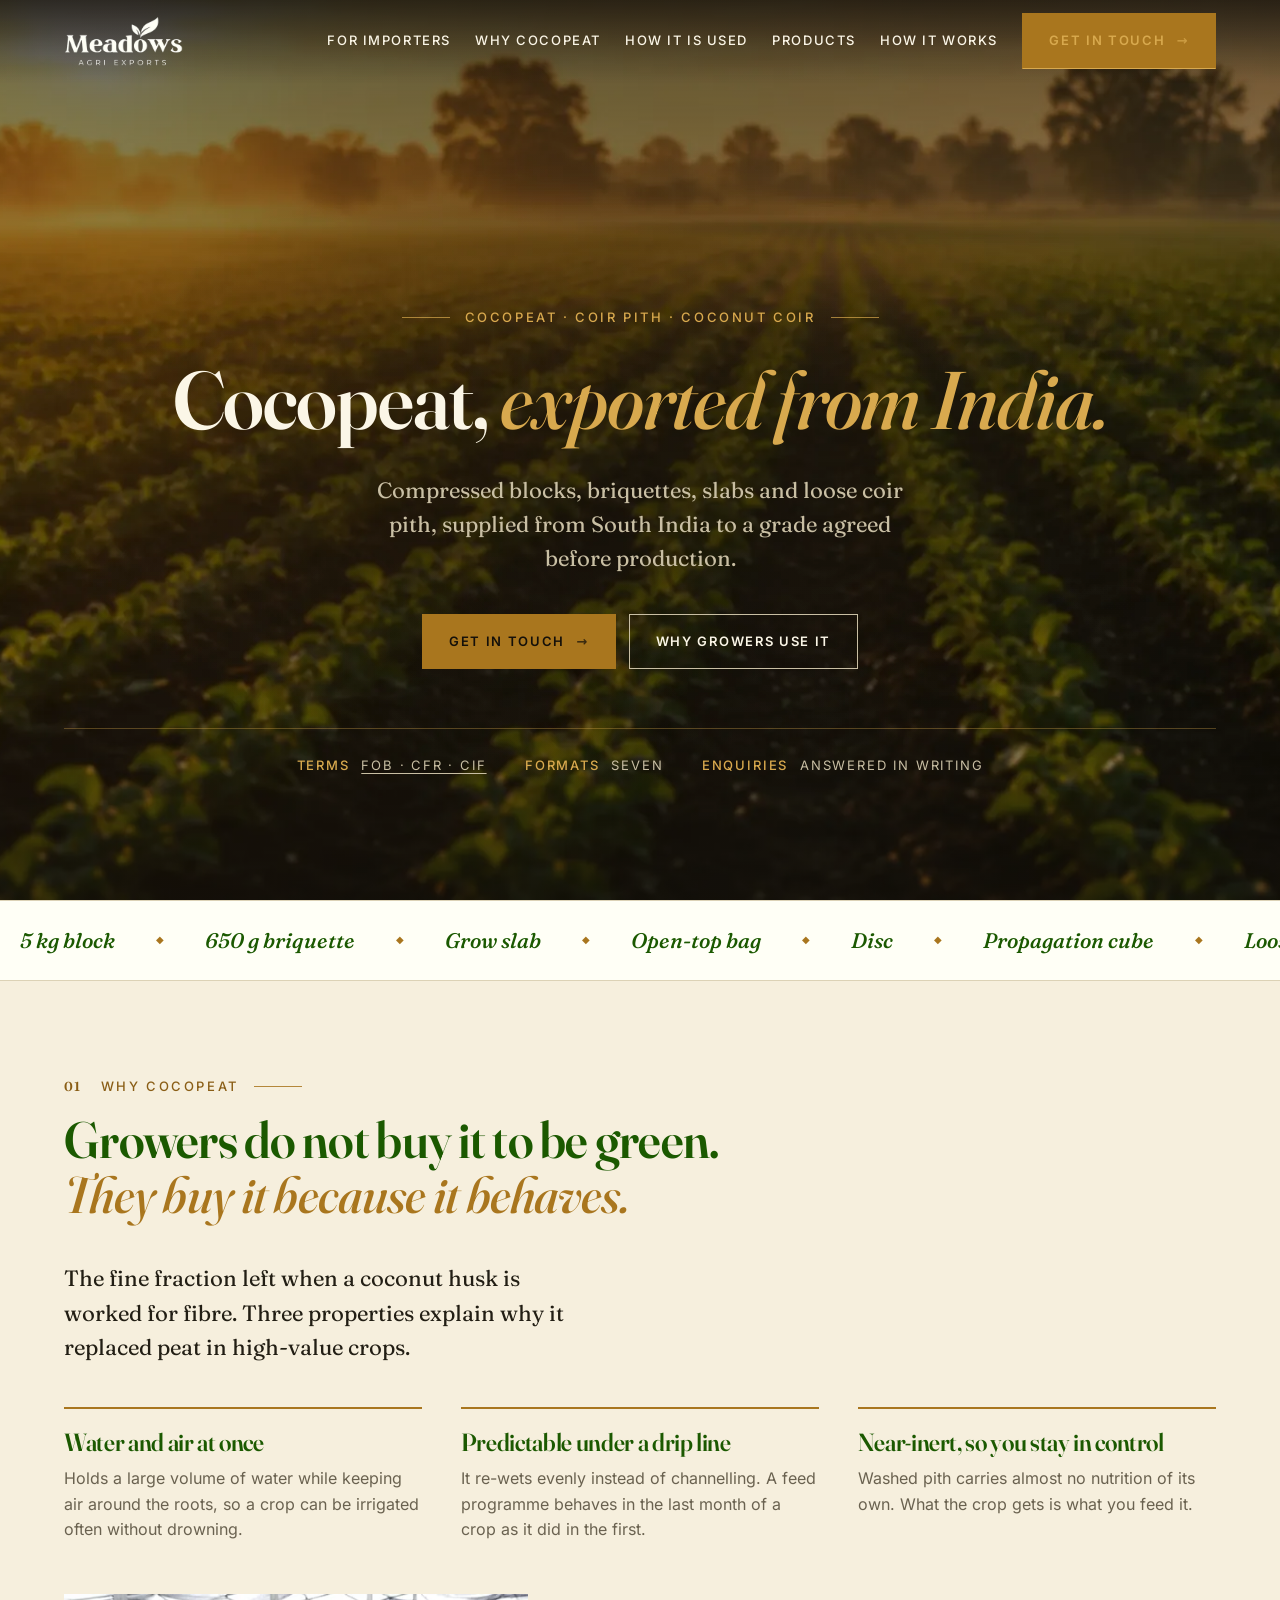
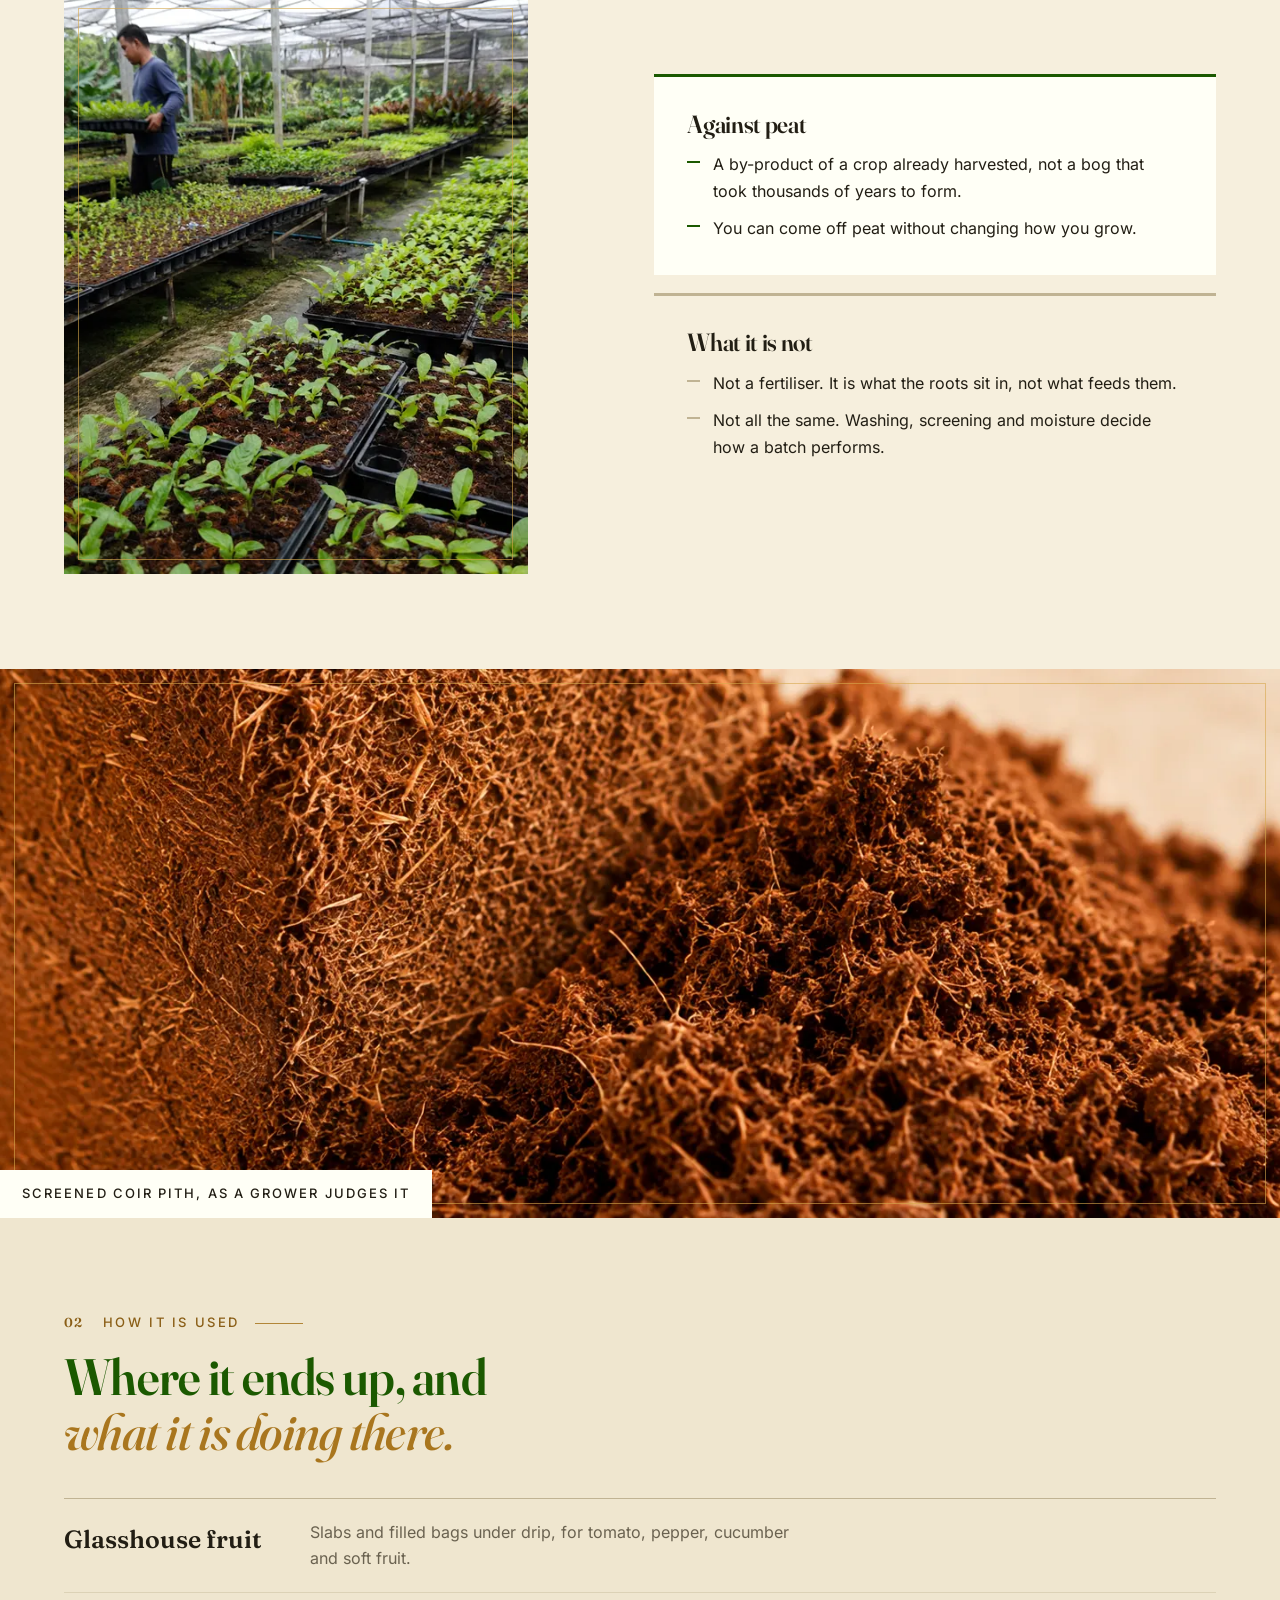
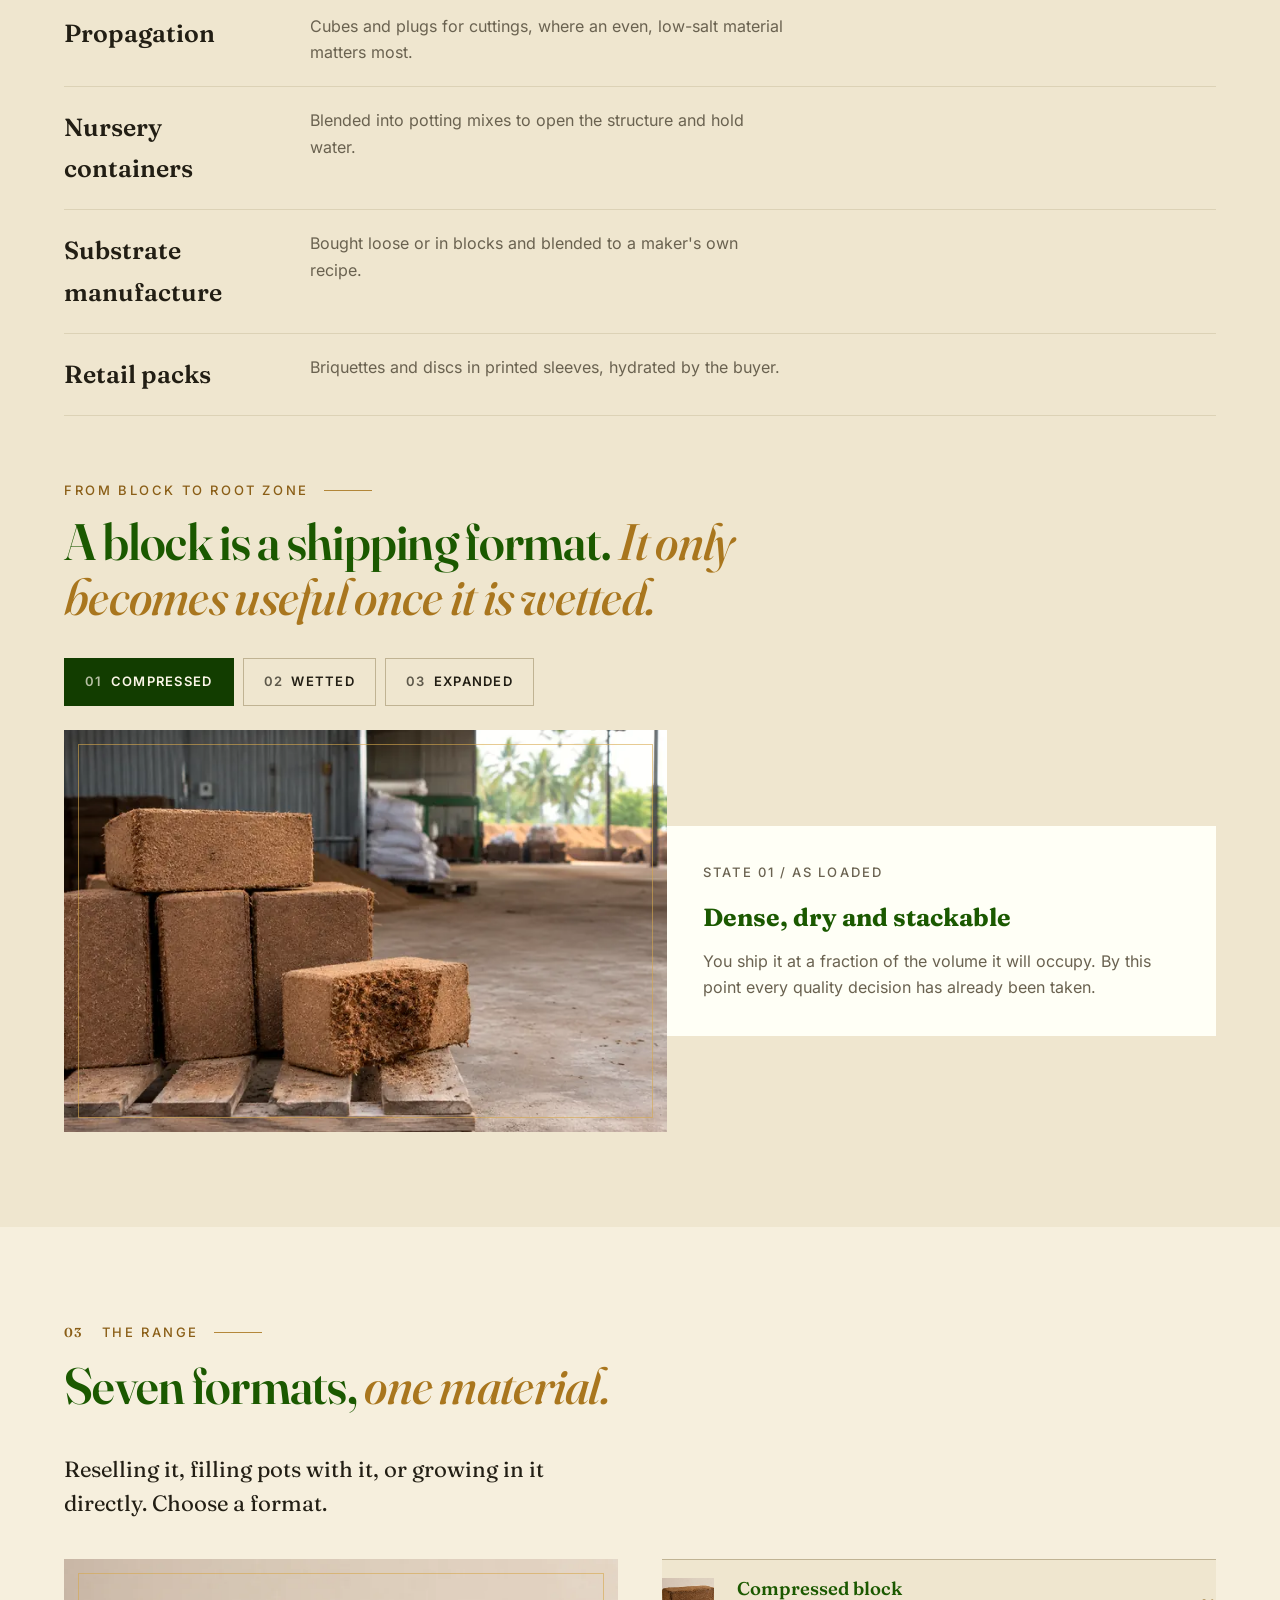
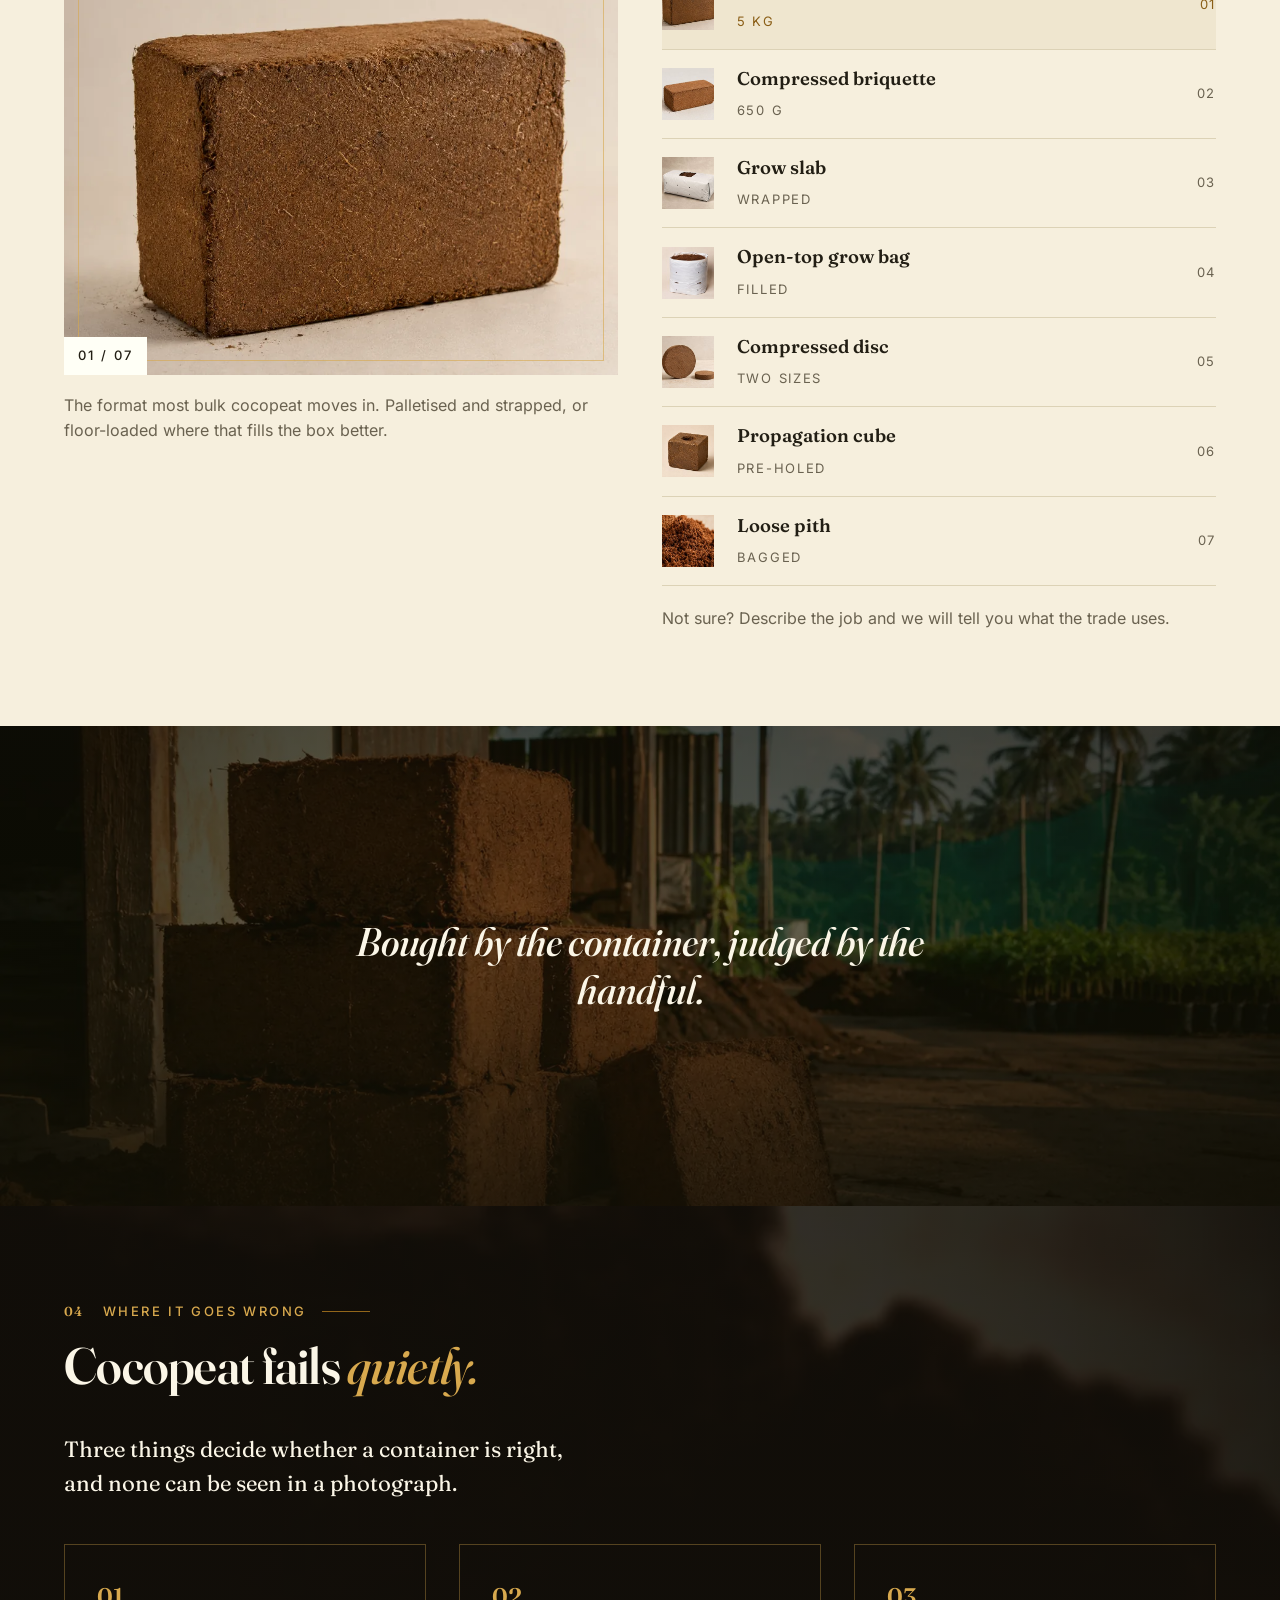
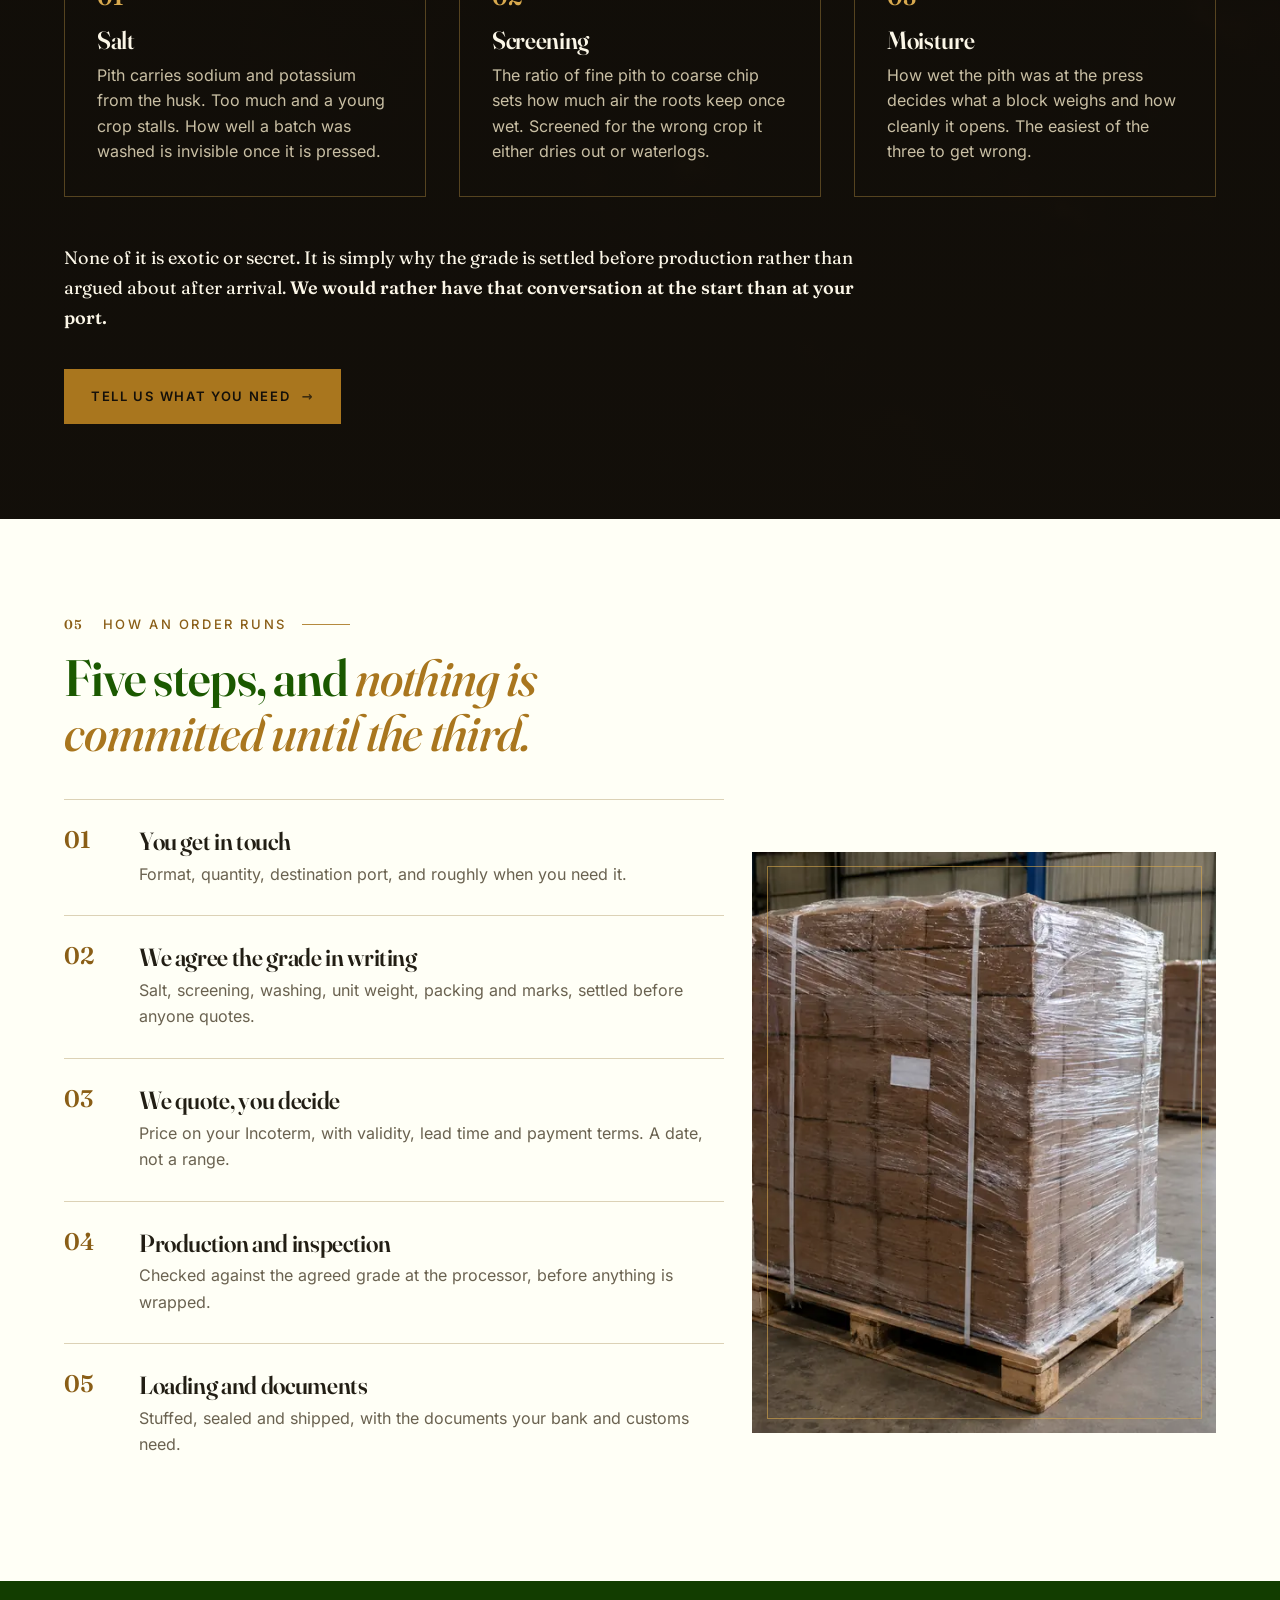
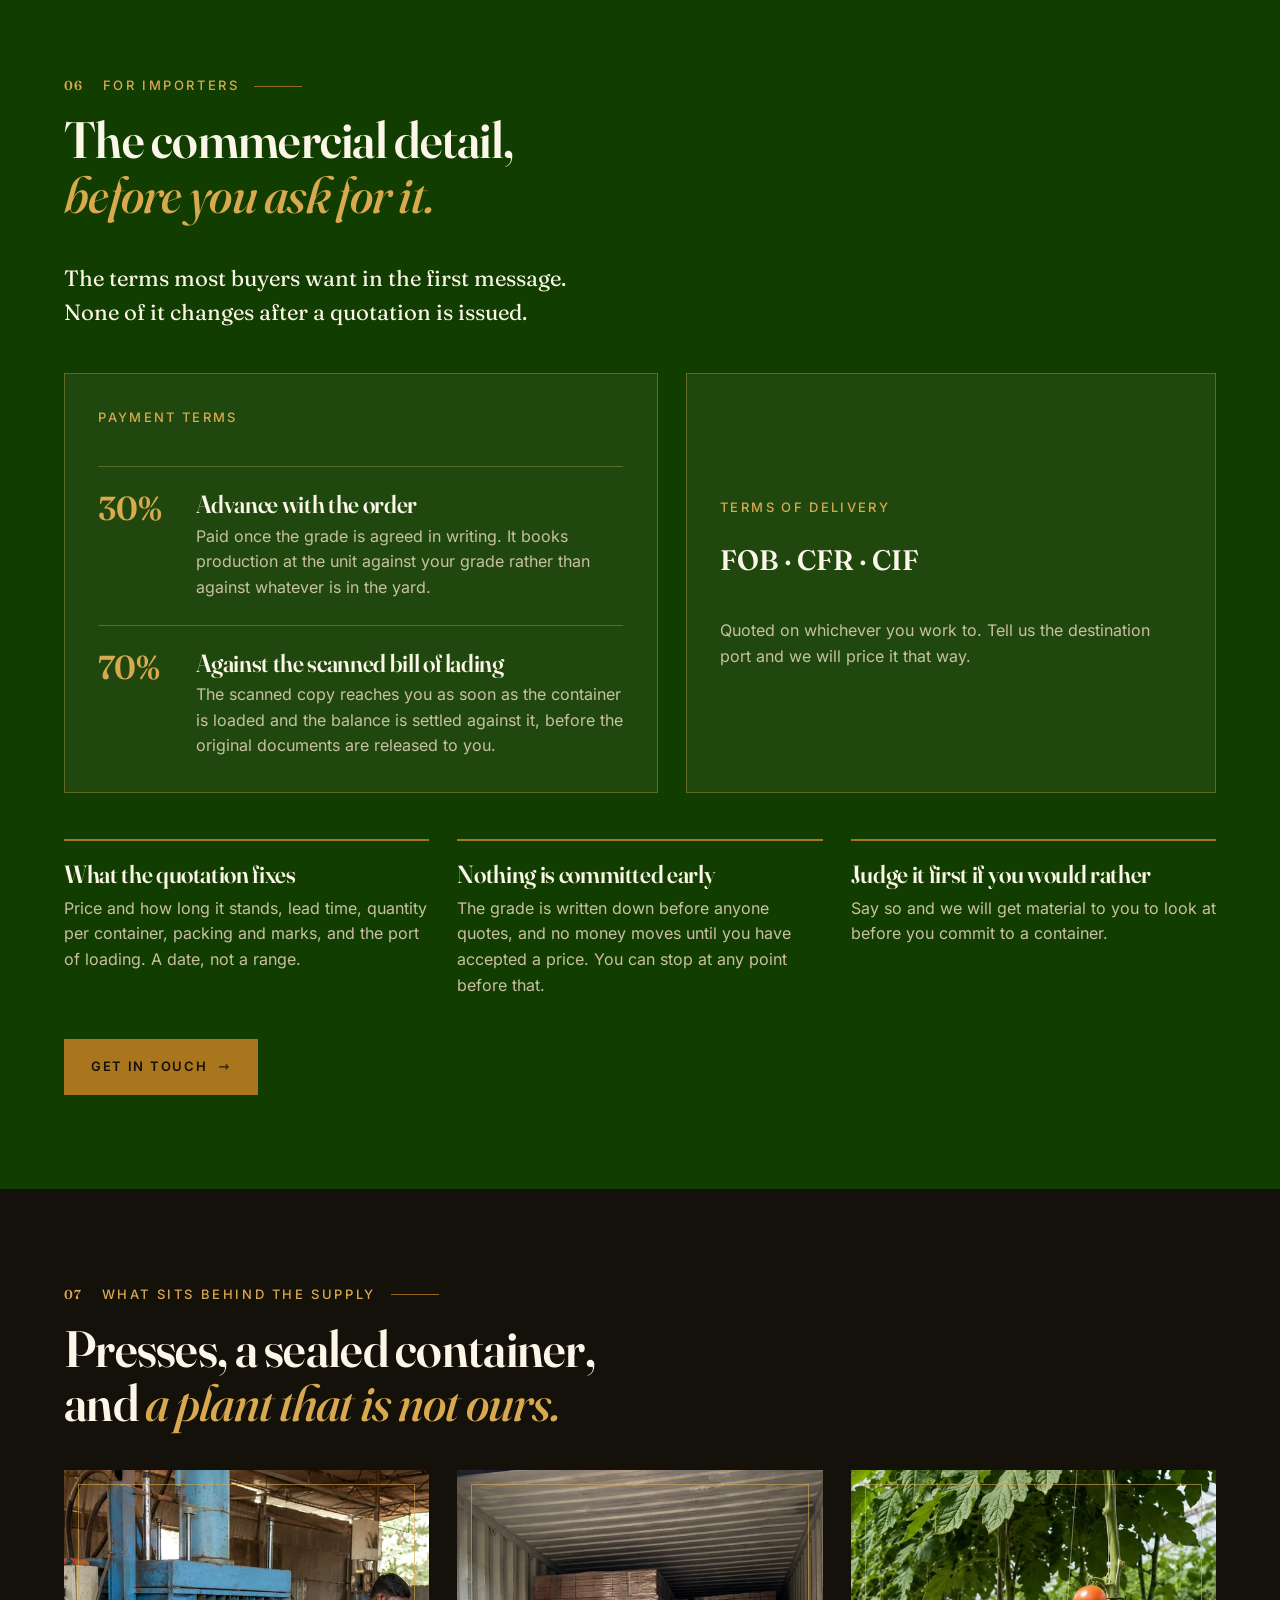
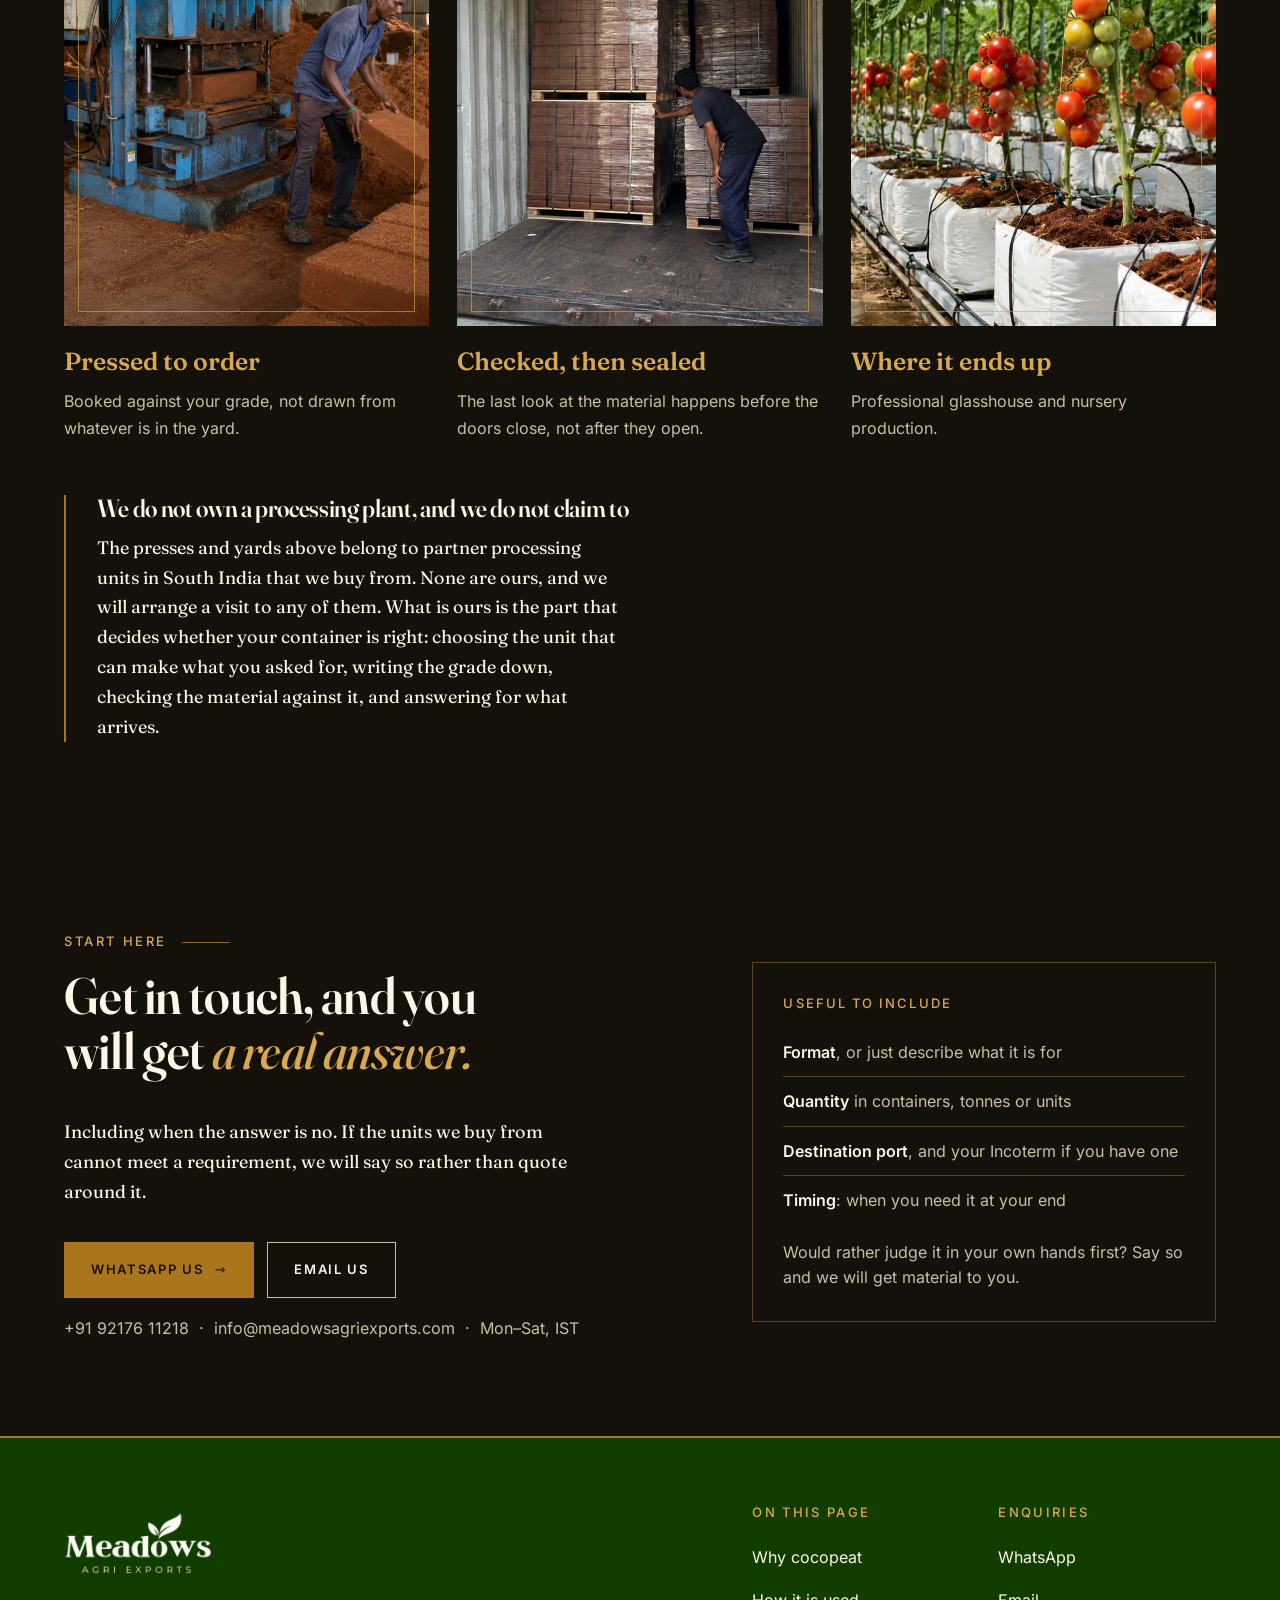
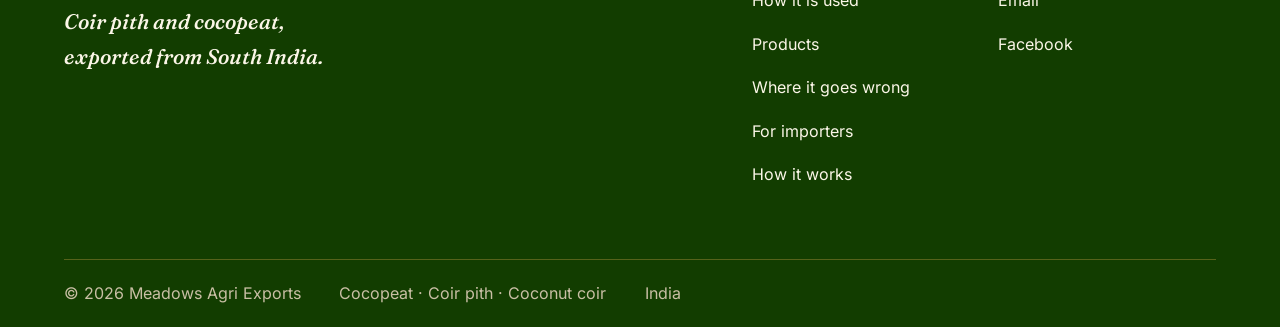
<file: index.html>
<!DOCTYPE html>
<html lang="en" class="no-js">
<head>
<meta charset="utf-8">
<meta name="viewport" content="width=device-width, initial-scale=1">
<title>Cocopeat &amp; Coir Pith, Exported from India | Meadows Agri Exports</title>
<meta name="description" content="Compressed cocopeat blocks, briquettes, grow slabs, discs and loose coir pith from South India. Why professional growers use it, what it does around the roots, and how an order runs.">
<meta name="google-site-verification" content="IF-ziBEYISyrx5WHCY58JcKxKCpqU1cr7YklDWvKCZM">
<link rel="canonical" href="https://meadowsagriexports.com/">
<meta property="og:type" content="website">
<meta property="og:title" content="Cocopeat &amp; Coir Pith, Exported from India | Meadows Agri Exports">
<meta property="og:description" content="Why professional growers use cocopeat, what it does around the roots, and how an order runs. Supplied from South India.">
<meta property="og:url" content="https://meadowsagriexports.com/">
<meta property="og:image" content="https://meadowsagriexports.com/assets/img/rng-block-900.jpg">
<meta name="twitter:card" content="summary_large_image">
<meta name="theme-color" content="#14100A">
<link rel="icon" href="favicon.svg" type="image/svg+xml">
<link rel="icon" href="favicon.png" sizes="512x512" type="image/png">
<link rel="apple-touch-icon" href="apple-touch-icon.png">
<link rel="stylesheet" href="assets/css/site.css">
<script>document.documentElement.className = 'js';</script>
</head>
<body>
<a class="skip" href="#main">Skip to content</a>

<header class="nav">
  <div class="nav__in">
    <a class="wm" href="#top" aria-label="Meadows Agri Exports, top of page">
      <picture>
        <source type="image/webp" srcset="assets/img/brand/logo-cream-320.webp 320w, assets/img/brand/logo-cream-640.webp 640w" sizes="120px">
        <img src="assets/img/brand/logo-cream-320.png" alt="Meadows Agri Exports" width="720" height="301" fetchpriority="high" decoding="async">
      </picture>
    </a>
    <nav class="nav__links" aria-label="Sections">
      <a href="#terms">For importers</a>
        <a href="#why">Why cocopeat</a>
      <a href="#uses">How it is used</a>
      <a href="#range">Products</a>
      <a href="#how">How it works</a>
      <a class="btn btn--gold" href="#contact">Get in touch<span class="btn__x" aria-hidden="true">&rarr;</span></a>
    </nav>
    <button class="nav__burger" type="button" aria-expanded="false" aria-controls="menu">Menu</button>
  </div>
</header>

<div class="nav__panel" id="menu" data-open="false">
  <a href="#terms">For importers</a>
      <a href="#why">Why cocopeat</a>
  <a href="#uses">How it is used</a>
  <a href="#range">Products</a>
  <a href="#risk">Where it goes wrong</a>
  <a href="#how">How it works</a>
  <a class="btn btn--gold" href="#contact">Get in touch<span class="btn__x" aria-hidden="true">&rarr;</span></a>
</div>

<main id="main">
  <span id="top"></span>

  <!-- ==================================================================
       HERO. A blurred, still-vibrant photograph behind the type, with its
       scrim baked into the file. 17 KB at 1700px. The gold frame sits above
       it and the eyebrow breaks through the frame's top edge.
       =================================================================== -->
  <section class="hero">
    <picture>
      <source type="image/webp" srcset="assets/img/hero-bg-1100.webp 1100w, assets/img/hero-bg-1700.webp 1700w, assets/img/hero-bg-2200.webp 2200w" sizes="100vw">
      <img class="hero__bg" src="assets/img/hero-bg-1700.jpg" alt="" aria-hidden="true" width="2200" height="1238" fetchpriority="high" decoding="async">
    </picture>
    <div class="hero__in wrap">
      <p class="eye eye--mid hero__eye">Cocopeat &middot; coir pith &middot; coconut coir</p>
      <h1 class="hero__h">Cocopeat, <em>exported from India.</em></h1>
      <p class="hero__sub">Compressed blocks, briquettes, slabs and loose coir pith, supplied from South India to a grade agreed before production.</p>
      <div class="btns btns--mid hero__btns">
        <a class="btn btn--gold" href="#contact">Get in touch<span class="btn__x" aria-hidden="true">&rarr;</span></a>
        <a class="btn btn--ghost" href="#why">Why growers use it</a>
      </div>
      <div class="hero__facts">
        <span><b>Terms</b> &nbsp;<a href="#terms" style="text-decoration:underline;text-underline-offset:3px">FOB &middot; CFR &middot; CIF</a></span>
        <span><b>Formats</b> &nbsp;Seven</span>
        <span><b>Enquiries</b> &nbsp;Answered in writing</span>
      </div>
    </div>
  </section>

  <!-- The range, moving. Two copies of the list; the track slides half its
       width, so the loop is seamless. Pauses on hover and for reduced motion. -->
  <div class="marq" aria-label="Formats we supply">
    <div class="marq__track">
      <ul>
        <li>5 kg block</li><li>650 g briquette</li><li>Grow slab</li><li>Open-top bag</li>
        <li>Disc</li><li>Propagation cube</li><li>Loose pith</li>
      </ul>
      <ul aria-hidden="true">
        <li>5 kg block</li><li>650 g briquette</li><li>Grow slab</li><li>Open-top bag</li>
        <li>Disc</li><li>Propagation cube</li><li>Loose pith</li>
      </ul>
    </div>
  </div>

  <!-- ==================================================================
       01 WHY. Education before anything is sold.
       =================================================================== -->
  <section class="sec" id="why">
    <div class="wrap">
      <div class="open">
        <p class="eye"><span class="open__n">01</span> Why cocopeat</p>
        <h2 class="open__h">Growers do not buy it to be green. <em>They buy it because it behaves.</em></h2>
      </div>
      <p class="lead" style="margin-bottom:clamp(30px,3.4vw,52px)">The fine fraction left when a coconut husk is worked for fibre. Three properties explain why it replaced peat in high-value crops.</p>

      <div class="why">
        <div class="why__i">
          <h3 class="why__h">Water and air at once</h3>
          <p class="why__t">Holds a large volume of water while keeping air around the roots, so a crop can be irrigated often without drowning.</p>
        </div>
        <div class="why__i">
          <h3 class="why__h">Predictable under a drip line</h3>
          <p class="why__t">It re-wets evenly instead of channelling. A feed programme behaves in the last month of a crop as it did in the first.</p>
        </div>
        <div class="why__i">
          <h3 class="why__h">Near-inert, so you stay in control</h3>
          <p class="why__t">Washed pith carries almost no nutrition of its own. What the crop gets is what you feed it.</p>
        </div>
      </div>

      <div class="grid" style="margin-top:clamp(34px,4vw,62px)">
        <figure class="plate c1-5">
          <picture>
            <source type="image/webp" srcset="assets/img/ed-nursery-520.webp 520w, assets/img/ed-nursery-868.webp 868w" sizes="(max-width:1080px) 92vw, 38vw">
            <img src="assets/img/ed-nursery-868.jpg" alt="A worker checking trays of young plants in a shaded nursery." width="868" height="1086" loading="lazy" decoding="async">
          </picture>
        </figure>
        <div class="c7-12" style="align-self:center">
      <div class="vs vs--stack">
        <div class="vs__c">
          <h3 class="vs__h">Against peat</h3>
          <ul class="vs__l">
            <li>A by-product of a crop already harvested, not a bog that took thousands of years to form.</li>
            <li>You can come off peat without changing how you grow.</li>
          </ul>
        </div>
        <div class="vs__c vs__c--other">
          <h3 class="vs__h">What it is not</h3>
          <ul class="vs__l">
            <li>Not a fertiliser. It is what the roots sit in, not what feeds them.</li>
            <li>Not all the same. Washing, screening and moisture decide how a batch performs.</li>
          </ul>
        </div>
      </div>
        </div>
      </div>
    </div>
  </section>

  <!-- A visual break, so the education section is not followed by more text -->
  <figure class="plate strip">
    <picture>
      <source type="image/webp" srcset="assets/img/band-material-960.webp 960w, assets/img/band-material-1448.webp 1448w" sizes="100vw">
      <img src="assets/img/band-material-1400.jpg" alt="Close detail of a compressed coir pith face beside loose pith, showing fibre, particles and the compressed structure." width="1448" height="620" loading="lazy" decoding="async">
    </picture>
    <figcaption>Screened coir pith, as a grower judges it</figcaption>
  </figure>

  <!-- ==================================================================
       02 HOW IT IS USED
       =================================================================== -->
  <section class="band band--paper2 sec" id="uses">
    <div class="wrap">
      <div class="open">
        <p class="eye"><span class="open__n">02</span> How it is used</p>
        <h2 class="open__h">Where it ends up, and <em>what it is doing there.</em></h2>
      </div>

      <div class="uses">
        <div class="uses__i">
          <span class="uses__k">Glasshouse fruit</span>
          <p class="uses__t">Slabs and filled bags under drip, for tomato, pepper, cucumber and soft fruit.</p>
        </div>
        <div class="uses__i">
          <span class="uses__k">Propagation</span>
          <p class="uses__t">Cubes and plugs for cuttings, where an even, low-salt material matters most.</p>
        </div>
        <div class="uses__i">
          <span class="uses__k">Nursery containers</span>
          <p class="uses__t">Blended into potting mixes to open the structure and hold water.</p>
        </div>
        <div class="uses__i">
          <span class="uses__k">Substrate manufacture</span>
          <p class="uses__t">Bought loose or in blocks and blended to a maker's own recipe.</p>
        </div>
        <div class="uses__i">
          <span class="uses__k">Retail packs</span>
          <p class="uses__t">Briquettes and discs in printed sleeves, hydrated by the buyer.</p>
        </div>
      </div>

      <div style="margin-top:clamp(44px,5vw,78px)">
        <p class="eye">From block to root zone</p>
        <h3 class="open__h" style="margin-top:14px;margin-bottom:clamp(22px,2.6vw,34px)">A block is a shipping format. <em>It only becomes useful once it is wetted.</em></h3>

        <div class="tabs" role="tablist" aria-label="States of the material">
          <button class="tab" type="button" role="tab" id="st-1" aria-controls="sp-1" aria-selected="true"><span class="tab__n">01</span>Compressed</button>
          <button class="tab" type="button" role="tab" id="st-2" aria-controls="sp-2" aria-selected="false"><span class="tab__n">02</span>Wetted</button>
          <button class="tab" type="button" role="tab" id="st-3" aria-controls="sp-3" aria-selected="false"><span class="tab__n">03</span>Expanded</button>
        </div>

        <div class="panel" id="sp-1" role="tabpanel" aria-labelledby="st-1">
          <div class="panel__in">
            <figure class="panel__fig plate">
              <picture><source type="image/webp" srcset="assets/img/state-1-700.webp 700w, assets/img/state-1-1200.webp 1200w" sizes="(max-width:1080px) 96vw, 54vw"><img src="assets/img/state-1-1200.jpg" alt="Compressed blocks stacked on a pallet at a partner processing unit, dry and intact before loading." width="1200" height="800" loading="lazy" decoding="async"></picture>
            </figure>
            <div class="panel__b">
              <p class="label">State 01 / as loaded</p>
              <h4 class="panel__h">Dense, dry and stackable</h4>
              <p class="note">You ship it at a fraction of the volume it will occupy. By this point every quality decision has already been taken.</p>
            </div>
          </div>
        </div>

        <div class="panel" id="sp-2" role="tabpanel" aria-labelledby="st-2">
          <div class="panel__in">
            <figure class="panel__fig plate">
              <picture><source type="image/webp" srcset="assets/img/state-2-700.webp 700w, assets/img/state-2-1200.webp 1200w" sizes="(max-width:1080px) 96vw, 54vw"><img src="assets/img/state-2-1200.jpg" alt="A block beside a basin of wetted coir pith, hands breaking the material apart as it takes up water." width="1448" height="965" loading="lazy" decoding="async"></picture>
            </figure>
            <div class="panel__b">
              <p class="label">State 02 / water added</p>
              <h4 class="panel__h">Breaking down under water</h4>
              <p class="note">Add water and the block gives way from the outside in. How cleanly, and how much water it takes, follows from the press.</p>
            </div>
          </div>
        </div>

        <div class="panel" id="sp-3" role="tabpanel" aria-labelledby="st-3">
          <div class="panel__in">
            <figure class="panel__fig plate">
              <picture><source type="image/webp" srcset="assets/img/state-3-700.webp 700w, assets/img/state-3-1200.webp 1200w" sizes="(max-width:1080px) 96vw, 54vw"><img src="assets/img/state-3-1200.jpg" alt="Two hands holding a double handful of fully expanded coir pith, open and fibrous." width="1448" height="965" loading="lazy" decoding="async"></picture>
            </figure>
            <div class="panel__b">
              <p class="label">State 03 / ready to fill</p>
              <h4 class="panel__h">Open, airy, holding water</h4>
              <p class="note">What the grower is actually buying: an open structure holding water and air together. What it expands to belongs on the batch analysis, not on a web page.</p>
            </div>
          </div>
        </div>
      </div>
    </div>
  </section>

  <!-- ==================================================================
       03 THE RANGE
       =================================================================== -->
  <section class="sec" id="range">
    <div class="wrap">
      <div class="open">
        <p class="eye"><span class="open__n">03</span> The range</p>
        <h2 class="open__h">Seven formats, <em>one material.</em></h2>
      </div>
      <p class="lead" style="margin-bottom:clamp(26px,3vw,44px)">Reselling it, filling pots with it, or growing in it directly. Choose a format.</p>

      <div class="range">
        <div>
          <div class="panel" id="rp-1" role="tabpanel" aria-labelledby="rt-1">
            <figure class="plate">
              <picture><source type="image/webp" srcset="assets/img/rng-block-520.webp 520w, assets/img/rng-block-900.webp 900w" sizes="(max-width:1080px) 92vw, 44vw"><img src="assets/img/rng-block-900.jpg" alt="A 5 kg compressed coir pith block in three-quarter view." width="900" height="675" loading="lazy" decoding="async"></picture>
              <span class="plate__chip">01 / 07</span>
            </figure>
            <p class="note" style="margin-top:18px">The format most bulk cocopeat moves in. Palletised and strapped, or floor-loaded where that fills the box better.</p>
          </div>
          <div class="panel" id="rp-2" role="tabpanel" aria-labelledby="rt-2">
            <figure class="plate">
              <picture><source type="image/webp" srcset="assets/img/rng-briquette-520.webp 520w, assets/img/rng-briquette-900.webp 900w" sizes="(max-width:1080px) 92vw, 44vw"><img src="assets/img/rng-briquette-900.jpg" alt="A 650 gram compressed coir pith briquette." width="900" height="675" loading="lazy" decoding="async"></picture>
              <span class="plate__chip">02 / 07</span>
            </figure>
            <p class="note" style="margin-top:18px">Shelf-sized and dense enough to ship in volume. The usual start for a private-label range.</p>
          </div>
          <div class="panel" id="rp-3" role="tabpanel" aria-labelledby="rt-3">
            <figure class="plate">
              <picture><source type="image/webp" srcset="assets/img/rng-slab-520.webp 520w, assets/img/rng-slab-900.webp 900w" sizes="(max-width:1080px) 92vw, 44vw"><img src="assets/img/rng-slab-900.jpg" alt="A wrapped coir pith grow slab with a cut planting window." width="900" height="675" loading="lazy" decoding="async"></picture>
              <span class="plate__chip">03 / 07</span>
            </figure>
            <p class="note" style="margin-top:18px">A compressed slab in its own wrap, planting windows cut in. Goes straight into a gutter.</p>
          </div>
          <div class="panel" id="rp-4" role="tabpanel" aria-labelledby="rt-4">
            <figure class="plate">
              <picture><source type="image/webp" srcset="assets/img/rng-bag-520.webp 520w, assets/img/rng-bag-900.webp 900w" sizes="(max-width:1080px) 92vw, 44vw"><img src="assets/img/rng-bag-900.jpg" alt="A white open-top grow bag filled with coir pith." width="900" height="675" loading="lazy" decoding="async"></picture>
              <span class="plate__chip">04 / 07</span>
            </figure>
            <p class="note" style="margin-top:18px">Filled, perforated and ready to place. No hydration station to run, no loose material on the bench.</p>
          </div>
          <div class="panel" id="rp-5" role="tabpanel" aria-labelledby="rt-5">
            <figure class="plate">
              <picture><source type="image/webp" srcset="assets/img/rng-disc-520.webp 520w, assets/img/rng-disc-900.webp 900w" sizes="(max-width:1080px) 92vw, 44vw"><img src="assets/img/rng-disc-900.jpg" alt="A large compressed coir pith disc beside a smaller one." width="900" height="675" loading="lazy" decoding="async"></picture>
              <span class="plate__chip">05 / 07</span>
            </figure>
            <p class="note" style="margin-top:18px">Swells to fill a pot or tray cell without being broken up first. More than one diameter.</p>
          </div>
          <div class="panel" id="rp-6" role="tabpanel" aria-labelledby="rt-6">
            <figure class="plate">
              <picture><source type="image/webp" srcset="assets/img/rng-cube-520.webp 520w, assets/img/rng-cube-900.webp 900w" sizes="(max-width:1080px) 92vw, 44vw"><img src="assets/img/rng-cube-900.jpg" alt="A compressed coir pith cube with a planting hole formed in its top face." width="900" height="675" loading="lazy" decoding="async"></picture>
              <span class="plate__chip">06 / 07</span>
            </figure>
            <p class="note" style="margin-top:18px">Planting hole already formed, for cuttings. Propagation is the least forgiving use, so washing matters most here.</p>
          </div>
          <div class="panel" id="rp-7" role="tabpanel" aria-labelledby="rt-7">
            <figure class="plate">
              <picture><source type="image/webp" srcset="assets/img/rng-loose-520.webp 520w, assets/img/rng-loose-900.webp 900w" sizes="(max-width:1080px) 92vw, 44vw"><img src="assets/img/rng-loose-900.jpg" alt="Loose screened coir pith at close range, showing fibre and pith particles." width="900" height="675" loading="lazy" decoding="async"></picture>
              <span class="plate__chip">07 / 07</span>
            </figure>
            <p class="note" style="margin-top:18px">Screened and bagged for blenders working to their own recipe. Worth the freight when your process cannot take a hydration step.</p>
          </div>
        </div>

        <div class="range__b">
          <div class="picks" role="tablist" aria-label="Formats">
            <button class="pick" type="button" role="tab" id="rt-1" aria-controls="rp-1" aria-selected="true">
              <img aria-hidden="true" src="assets/img/fmt-block-200.jpg" alt="" width="200" height="200" loading="lazy" decoding="async">
              <span><span class="pick__n">Compressed block</span><br><span class="pick__u">5 kg</span></span>
              <span class="pick__u" aria-hidden="true">01</span>
            </button>
            <button class="pick" type="button" role="tab" id="rt-2" aria-controls="rp-2" aria-selected="false">
              <img aria-hidden="true" src="assets/img/fmt-briquette-200.jpg" alt="" width="200" height="200" loading="lazy" decoding="async">
              <span><span class="pick__n">Compressed briquette</span><br><span class="pick__u">650 g</span></span>
              <span class="pick__u" aria-hidden="true">02</span>
            </button>
            <button class="pick" type="button" role="tab" id="rt-3" aria-controls="rp-3" aria-selected="false">
              <img aria-hidden="true" src="assets/img/fmt-slab-200.jpg" alt="" width="200" height="200" loading="lazy" decoding="async">
              <span><span class="pick__n">Grow slab</span><br><span class="pick__u">Wrapped</span></span>
              <span class="pick__u" aria-hidden="true">03</span>
            </button>
            <button class="pick" type="button" role="tab" id="rt-4" aria-controls="rp-4" aria-selected="false">
              <img aria-hidden="true" src="assets/img/fmt-bag-200.jpg" alt="" width="200" height="200" loading="lazy" decoding="async">
              <span><span class="pick__n">Open-top grow bag</span><br><span class="pick__u">Filled</span></span>
              <span class="pick__u" aria-hidden="true">04</span>
            </button>
            <button class="pick" type="button" role="tab" id="rt-5" aria-controls="rp-5" aria-selected="false">
              <img aria-hidden="true" src="assets/img/fmt-disc-200.jpg" alt="" width="200" height="200" loading="lazy" decoding="async">
              <span><span class="pick__n">Compressed disc</span><br><span class="pick__u">Two sizes</span></span>
              <span class="pick__u" aria-hidden="true">05</span>
            </button>
            <button class="pick" type="button" role="tab" id="rt-6" aria-controls="rp-6" aria-selected="false">
              <img aria-hidden="true" src="assets/img/fmt-cube-200.jpg" alt="" width="200" height="200" loading="lazy" decoding="async">
              <span><span class="pick__n">Propagation cube</span><br><span class="pick__u">Pre-holed</span></span>
              <span class="pick__u" aria-hidden="true">06</span>
            </button>
            <button class="pick" type="button" role="tab" id="rt-7" aria-controls="rp-7" aria-selected="false">
              <img aria-hidden="true" src="assets/img/fmt-loose-200.jpg" alt="" width="200" height="200" loading="lazy" decoding="async">
              <span><span class="pick__n">Loose pith</span><br><span class="pick__u">Bagged</span></span>
              <span class="pick__u" aria-hidden="true">07</span>
            </button>
          </div>
          <p class="note" style="margin-top:20px">Not sure? Describe the job and we will tell you what the trade uses.</p>
        </div>
      </div>
    </div>
  </section>

  <!-- ==================================================================
       A breath
       =================================================================== -->
  <section class="bleed">
    <picture>
      <source type="image/webp" srcset="assets/img/band-yard-960.webp 960w, assets/img/band-yard-1600.webp 1600w, assets/img/band-yard-1672.webp 1672w" sizes="100vw">
      <img class="bleed__img" src="assets/img/band-yard-1600.jpg" alt="Compressed blocks stacked in an open yard in South India, coconut palms and nursery rows beyond, in late afternoon light." width="1672" height="716" loading="lazy" decoding="async">
    </picture>
    <div class="bleed__body">
      <div class="wrap">
        <p class="quote">Bought by the container, <em>judged by the handful.</em></p>
      </div>
    </div>
  </section>

  <!-- ==================================================================
       04 WHERE IT GOES WRONG. Technical enough to be credible, with nothing
       promised that a batch analysis has not yet said.
       =================================================================== -->
  <section class="band band--night band--tex sec" id="risk">
    <div class="wrap">
      <div class="open">
        <p class="eye"><span class="open__n">04</span> Where it goes wrong</p>
        <h2 class="open__h">Cocopeat fails <em>quietly.</em></h2>
      </div>
      <p class="lead" style="margin-bottom:clamp(30px,3.4vw,50px)">Three things decide whether a container is right, and none can be seen in a photograph.</p>

      <div class="risk">
        <div class="risk__i">
          <span class="risk__n">01</span>
          <h3 class="risk__h">Salt</h3>
          <p class="risk__t">Pith carries sodium and potassium from the husk. Too much and a young crop stalls. How well a batch was washed is invisible once it is pressed.</p>
        </div>
        <div class="risk__i">
          <span class="risk__n">02</span>
          <h3 class="risk__h">Screening</h3>
          <p class="risk__t">The ratio of fine pith to coarse chip sets how much air the roots keep once wet. Screened for the wrong crop it either dries out or waterlogs.</p>
        </div>
        <div class="risk__i">
          <span class="risk__n">03</span>
          <h3 class="risk__h">Moisture</h3>
          <p class="risk__t">How wet the pith was at the press decides what a block weighs and how cleanly it opens. The easiest of the three to get wrong.</p>
        </div>
      </div>

      <div class="prose" style="max-width:52rem;margin-top:clamp(32px,3.6vw,52px)">
        <p>None of it is exotic or secret. It is simply why the grade is settled before production rather than argued about after arrival. <strong>We would rather have that conversation at the start than at your port.</strong></p>
        
      </div>
      <div class="btns" style="margin-top:clamp(24px,2.8vw,36px)">
        <a class="btn btn--gold" href="#contact">Tell us what you need<span class="btn__x" aria-hidden="true">&rarr;</span></a>
      </div>
    </div>
  </section>

  <!-- ==================================================================
       05 HOW AN ORDER RUNS
       =================================================================== -->
  <section class="band band--cream sec" id="how">
    <div class="wrap">
      <div class="open">
        <p class="eye"><span class="open__n">05</span> How an order runs</p>
        <h2 class="open__h">Five steps, and <em>nothing is committed until the third.</em></h2>
      </div>
      <div class="grid">
        <div class="c1-7">
      <div class="steps steps--one">
        <div class="steps__i">
          <span class="steps__n">01</span>
          <div><h3 class="steps__h">You get in touch</h3><p class="steps__t">Format, quantity, destination port, and roughly when you need it.</p></div>
        </div>
        <div class="steps__i">
          <span class="steps__n">02</span>
          <div><h3 class="steps__h">We agree the grade in writing</h3><p class="steps__t">Salt, screening, washing, unit weight, packing and marks, settled before anyone quotes.</p></div>
        </div>
        <div class="steps__i">
          <span class="steps__n">03</span>
          <div><h3 class="steps__h">We quote, you decide</h3><p class="steps__t">Price on your Incoterm, with validity, lead time and payment terms. A date, not a range.</p></div>
        </div>
        <div class="steps__i">
          <span class="steps__n">04</span>
          <div><h3 class="steps__h">Production and inspection</h3><p class="steps__t">Checked against the agreed grade at the processor, before anything is wrapped.</p></div>
        </div>
        <div class="steps__i">
          <span class="steps__n">05</span>
          <div><h3 class="steps__h">Loading and documents</h3><p class="steps__t">Stuffed, sealed and shipped, with the documents your bank and customs need.</p></div>
        </div>
      </div>
        </div>
        <figure class="plate c8-12" style="align-self:center">
          <picture>
            <source type="image/webp" srcset="assets/img/ed-pallet-520.webp 520w, assets/img/ed-pallet-868.webp 868w" sizes="(max-width:1080px) 92vw, 38vw">
            <img src="assets/img/ed-pallet-868.jpg" alt="A finished export pallet of compressed blocks, shrink-wrapped and strapped, ready for loading." width="868" height="1086" loading="lazy" decoding="async">
          </picture>
        </figure>
      </div>
    </div>
  </section>

  <!-- ==================================================================
       06 PROOF, including the part most exporters leave out
       =================================================================== -->
  <!-- ==================================================================
       06 FOR IMPORTERS. The only green band on the page, so a buyer looking
       for payment terms can find it by colour. Nothing in here may be a
       figure the business cannot stand behind: the split is the owner's own,
       the Incoterms and the document line were already published above, and
       anything not yet decided is described as fixed by the quotation rather
       than given a made up value.
       =================================================================== -->
  <section class="band band--green sec" id="terms">
    <div class="wrap">
      <div class="open">
        <p class="eye"><span class="open__n">06</span> For importers</p>
        <h2 class="open__h">The commercial detail, <em>before you ask for it.</em></h2>
      </div>
      <p class="lead" style="margin-bottom:clamp(28px,3.4vw,48px)">The terms most buyers want in the first message. None of it changes after a quotation is issued.</p>

      <div class="terms">
        <div class="terms__main">
          <p class="terms__k">Payment terms</p>
          <div class="terms__row">
            <span class="terms__pc" aria-hidden="true">30%</span>
            <div>
              <h3 class="terms__h">Advance with the order</h3>
              <p class="note"><span class="vh">Thirty percent advance. </span>Paid once the grade is agreed in writing. It books production at the unit against your grade rather than against whatever is in the yard.</p>
            </div>
          </div>
          <div class="terms__row">
            <span class="terms__pc" aria-hidden="true">70%</span>
            <div>
              <h3 class="terms__h">Against the scanned bill of lading</h3>
              <p class="note"><span class="vh">Seventy percent balance. </span>The scanned copy reaches you as soon as the container is loaded and the balance is settled against it, before the original documents are released to you.</p>
            </div>
          </div>
        </div>

        <div class="terms__side">
          <div class="terms__card">
            <p class="terms__k">Terms of delivery</p>
            <p class="terms__v">FOB &middot; CFR &middot; CIF</p>
            <p class="note" style="margin-top:12px">Quoted on whichever you work to. Tell us the destination port and we will price it that way.</p>
          </div>
        </div>
      </div>

      <div class="terms__grid" style="margin-top:clamp(30px,3.6vw,52px)">
        <div class="terms__i">
          <h3>What the quotation fixes</h3>
          <p class="note">Price and how long it stands, lead time, quantity per container, packing and marks, and the port of loading. A date, not a range.</p>
        </div>
        <div class="terms__i">
          <h3>Nothing is committed early</h3>
          <p class="note">The grade is written down before anyone quotes, and no money moves until you have accepted a price. You can stop at any point before that.</p>
        </div>
        <div class="terms__i">
          <h3>Judge it first if you would rather</h3>
          <p class="note">Say so and we will get material to you to look at before you commit to a container.</p>
        </div>
      </div>

      <div class="btns" style="margin-top:clamp(28px,3.2vw,44px)">
        <a class="btn btn--gold" href="#contact">Get in touch<span class="btn__x" aria-hidden="true">&rarr;</span></a>
      </div>
    </div>
  </section>

  <section class="band band--night sec" id="proof">
    <div class="wrap">
      <div class="open">
        <p class="eye"><span class="open__n">07</span> What sits behind the supply</p>
        <h2 class="open__h">Presses, a sealed container, and <em>a plant that is not ours.</em></h2>
      </div>

      <!-- a swipe rail on a phone, so it needs to be reachable from a keyboard -->
      <div class="proof" role="group" aria-label="What sits behind the supply" tabindex="0">
        <figure class="proof__i">
          <span class="plate">
            <picture><source type="image/webp" srcset="assets/img/ed-press-560.webp 560w, assets/img/ed-press-868.webp 868w" sizes="(max-width:700px) 92vw, 30vw"><img src="assets/img/ed-press-868.jpg" alt="Workers operating a hydraulic block press at a partner processing unit in South India." width="868" height="1086" loading="lazy" decoding="async"></picture>
          </span>
          <figcaption>
            <span class="proof__h">Pressed to order</span>
            <p class="proof__t">Booked against your grade, not drawn from whatever is in the yard.</p>
          </figcaption>
        </figure>
        <figure class="proof__i">
          <span class="plate">
            <picture><source type="image/webp" srcset="assets/img/ed-container-560.webp 560w, assets/img/ed-container-868.webp 868w" sizes="(max-width:700px) 92vw, 30vw"><img src="assets/img/ed-container-868.jpg" alt="The interior of a container part-loaded with pallets of compressed blocks, a worker checking the stow." width="868" height="1086" loading="lazy" decoding="async"></picture>
          </span>
          <figcaption>
            <span class="proof__h">Checked, then sealed</span>
            <p class="proof__t">The last look at the material happens before the doors close, not after they open.</p>
          </figcaption>
        </figure>
        <figure class="proof__i">
          <span class="plate">
            <picture><source type="image/webp" srcset="assets/img/ed-glasshouse-560.webp 560w, assets/img/ed-glasshouse-752.webp 752w" sizes="(max-width:700px) 92vw, 30vw"><img src="assets/img/ed-glasshouse-752.jpg" alt="A glasshouse row of tomatoes growing in white coir bags with drip lines along the base." width="752" height="941" loading="lazy" decoding="async"></picture>
          </span>
          <figcaption>
            <span class="proof__h">Where it ends up</span>
            <p class="proof__t">Professional glasshouse and nursery production.</p>
          </figcaption>
        </figure>
      </div>

      <div class="candid">
        <h3 class="candid__h">We do not own a processing plant, and we do not claim to</h3>
        <p class="prose">The presses and yards above belong to partner processing units in South India that we buy from. None are ours, and we will arrange a visit to any of them. What is ours is the part that decides whether your container is right: choosing the unit that can make what you asked for, writing the grade down, checking the material against it, and answering for what arrives.</p>
      </div>
    </div>
  </section>

  <!-- ==================================================================
       CLOSE
       =================================================================== -->
  <section class="band band--night sec" id="contact">
    <div class="wrap grid">
      <div class="c1-6">
        <div class="open">
          <p class="eye">Start here</p>
          <h2 class="open__h">Get in touch, and you will get <em>a real answer.</em></h2>
        </div>
        <div class="prose">
          <p>Including when the answer is no. If the units we buy from cannot meet a requirement, we will say so rather than quote around it.</p>
        </div>
        <div class="btns" style="margin-top:clamp(24px,2.8vw,36px)">
          <a class="btn btn--gold" href="https://wa.me/919217611218" target="_blank" rel="noopener">WhatsApp us<span class="btn__x" aria-hidden="true">&rarr;</span></a>
          <a class="btn btn--ghost" href="mailto:info@meadowsagriexports.com?subject=Cocopeat%20enquiry">Email us</a>
        </div>
        <p class="note" style="margin-top:18px">+91 92176 11218 &nbsp;&middot;&nbsp; info@meadowsagriexports.com &nbsp;&middot;&nbsp; Mon&ndash;Sat, IST</p>
      </div>
      <div class="c8-12">
        <div class="ask">
          <p class="label" style="color:var(--gold-lit);margin-bottom:13px">Useful to include</p>
          <ul class="ask__l">
            <li><b>Format</b>, or just describe what it is for</li>
            <li><b>Quantity</b> in containers, tonnes or units</li>
            <li><b>Destination port</b>, and your Incoterm if you have one</li>
            <li><b>Timing</b>: when you need it at your end</li>
          </ul>
          <p class="note" style="margin-top:15px">Would rather judge it in your own hands first? Say so and we will get material to you.</p>
        </div>
      </div>
    </div>
  </section>
</main>

<footer class="foot">
  <div class="wrap foot__top grid">
    <div class="c1-6">
      <a class="wm" href="#top" aria-label="Meadows Agri Exports, top of page">
        <picture>
          <source type="image/webp" srcset="assets/img/brand/logo-cream-320.webp 320w, assets/img/brand/logo-cream-640.webp 640w" sizes="150px">
          <img src="assets/img/brand/logo-cream-320.png" alt="Meadows Agri Exports" width="720" height="301" loading="lazy" decoding="async">
        </picture>
      </a>
      <p class="foot__h">Coir pith and cocopeat, exported from South India.</p>
    </div>
    <div class="c8-12" style="display:grid;grid-template-columns:1fr 1fr;gap:var(--gut)">
      <div>
        <span class="foot__k">On this page</span>
        <nav class="foot__nav" aria-label="Sections">
          <a href="#why">Why cocopeat</a>
          <a href="#uses">How it is used</a>
          <a href="#range">Products</a>
          <a href="#risk">Where it goes wrong</a>
          <a href="#terms">For importers</a>
          <a href="#how">How it works</a>
        </nav>
      </div>
      <div>
        <span class="foot__k">Enquiries</span>
        <nav class="foot__nav" aria-label="Contact">
          <a href="https://wa.me/919217611218" target="_blank" rel="noopener">WhatsApp</a>
          <a href="mailto:info@meadowsagriexports.com">Email</a>
          <a href="https://www.facebook.com/people/Meadows-Agri-Exports/61592114619524/" target="_blank" rel="noopener">Facebook</a>
        </nav>
      </div>
    </div>
  </div>
  <div class="wrap foot__bar">
    <p>&copy; 2026 Meadows Agri Exports</p>
    <p>Cocopeat &middot; Coir pith &middot; Coconut coir</p>
    <p class="foot__end">India</p>
  </div>
</footer>

<script src="assets/js/site.js" defer></script>
<script type="application/ld+json">
{
  "@context": "https://schema.org",
  "@type": "Organization",
  "name": "Meadows Agri Exports",
  "url": "https://meadowsagriexports.com/",
  "description": "Exporter of cocopeat and coir pith from South India: compressed blocks, briquettes, grow slabs, discs and loose pith.",
  "address": { "@type": "PostalAddress", "addressCountry": "IN" },
  "contactPoint": {
    "@type": "ContactPoint",
    "contactType": "sales",
    "email": "info@meadowsagriexports.com",
    "telephone": "+91-9217611218",
    "availableLanguage": ["en"]
  },
  "sameAs": ["https://www.facebook.com/people/Meadows-Agri-Exports/61592114619524/"]
}
</script>
</body>
</html>
</file>
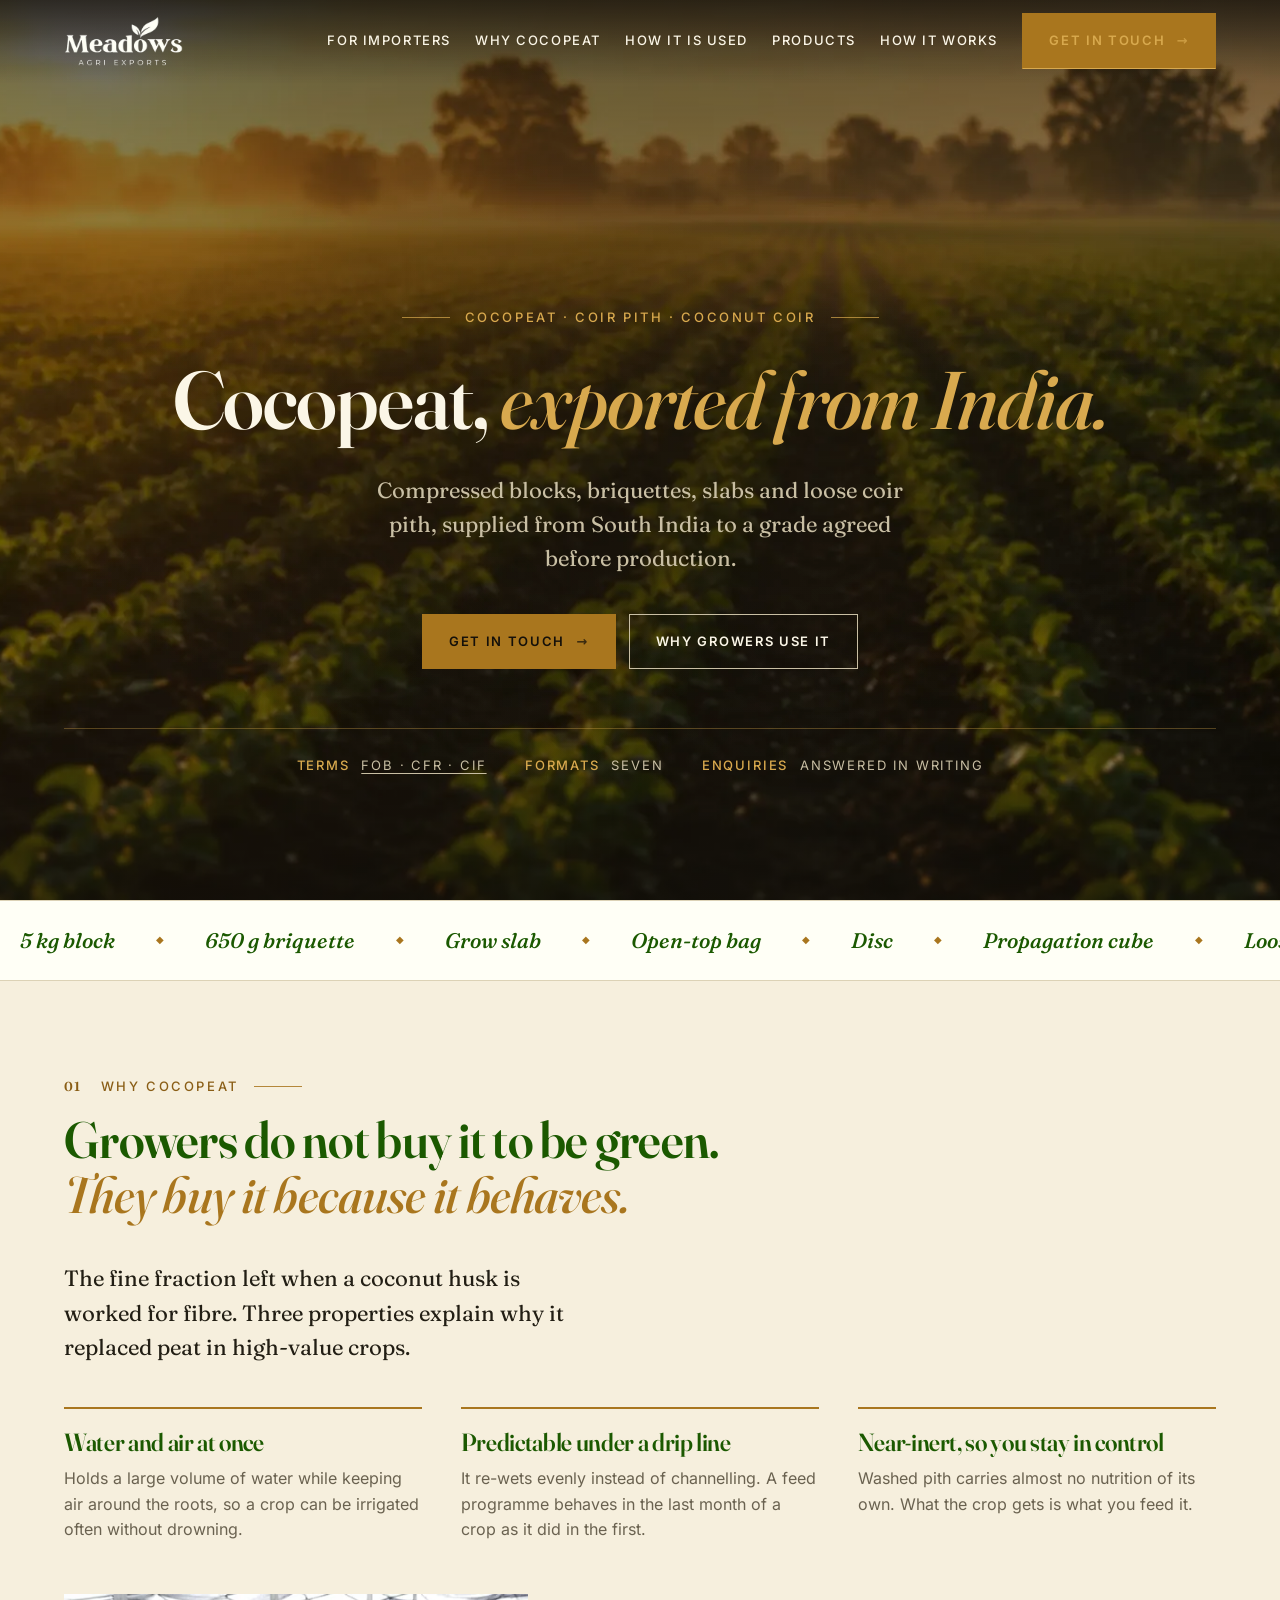
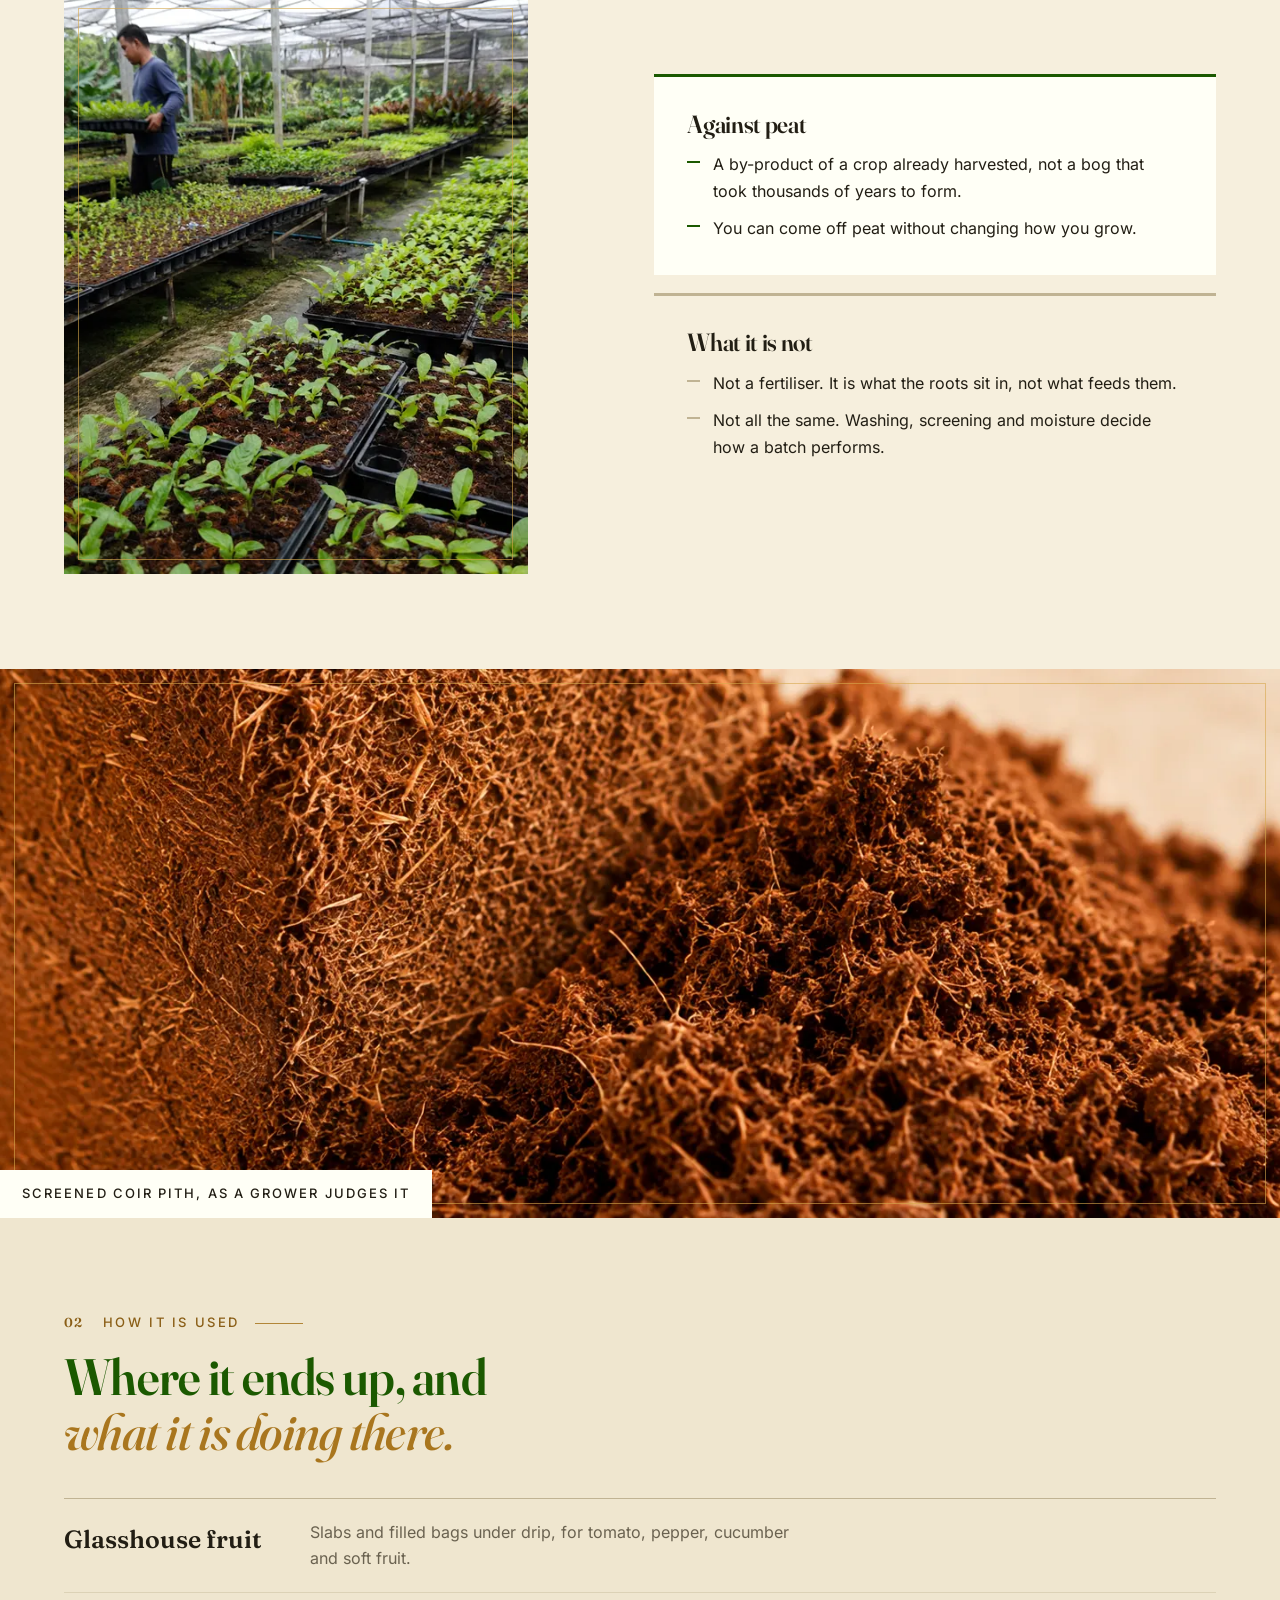
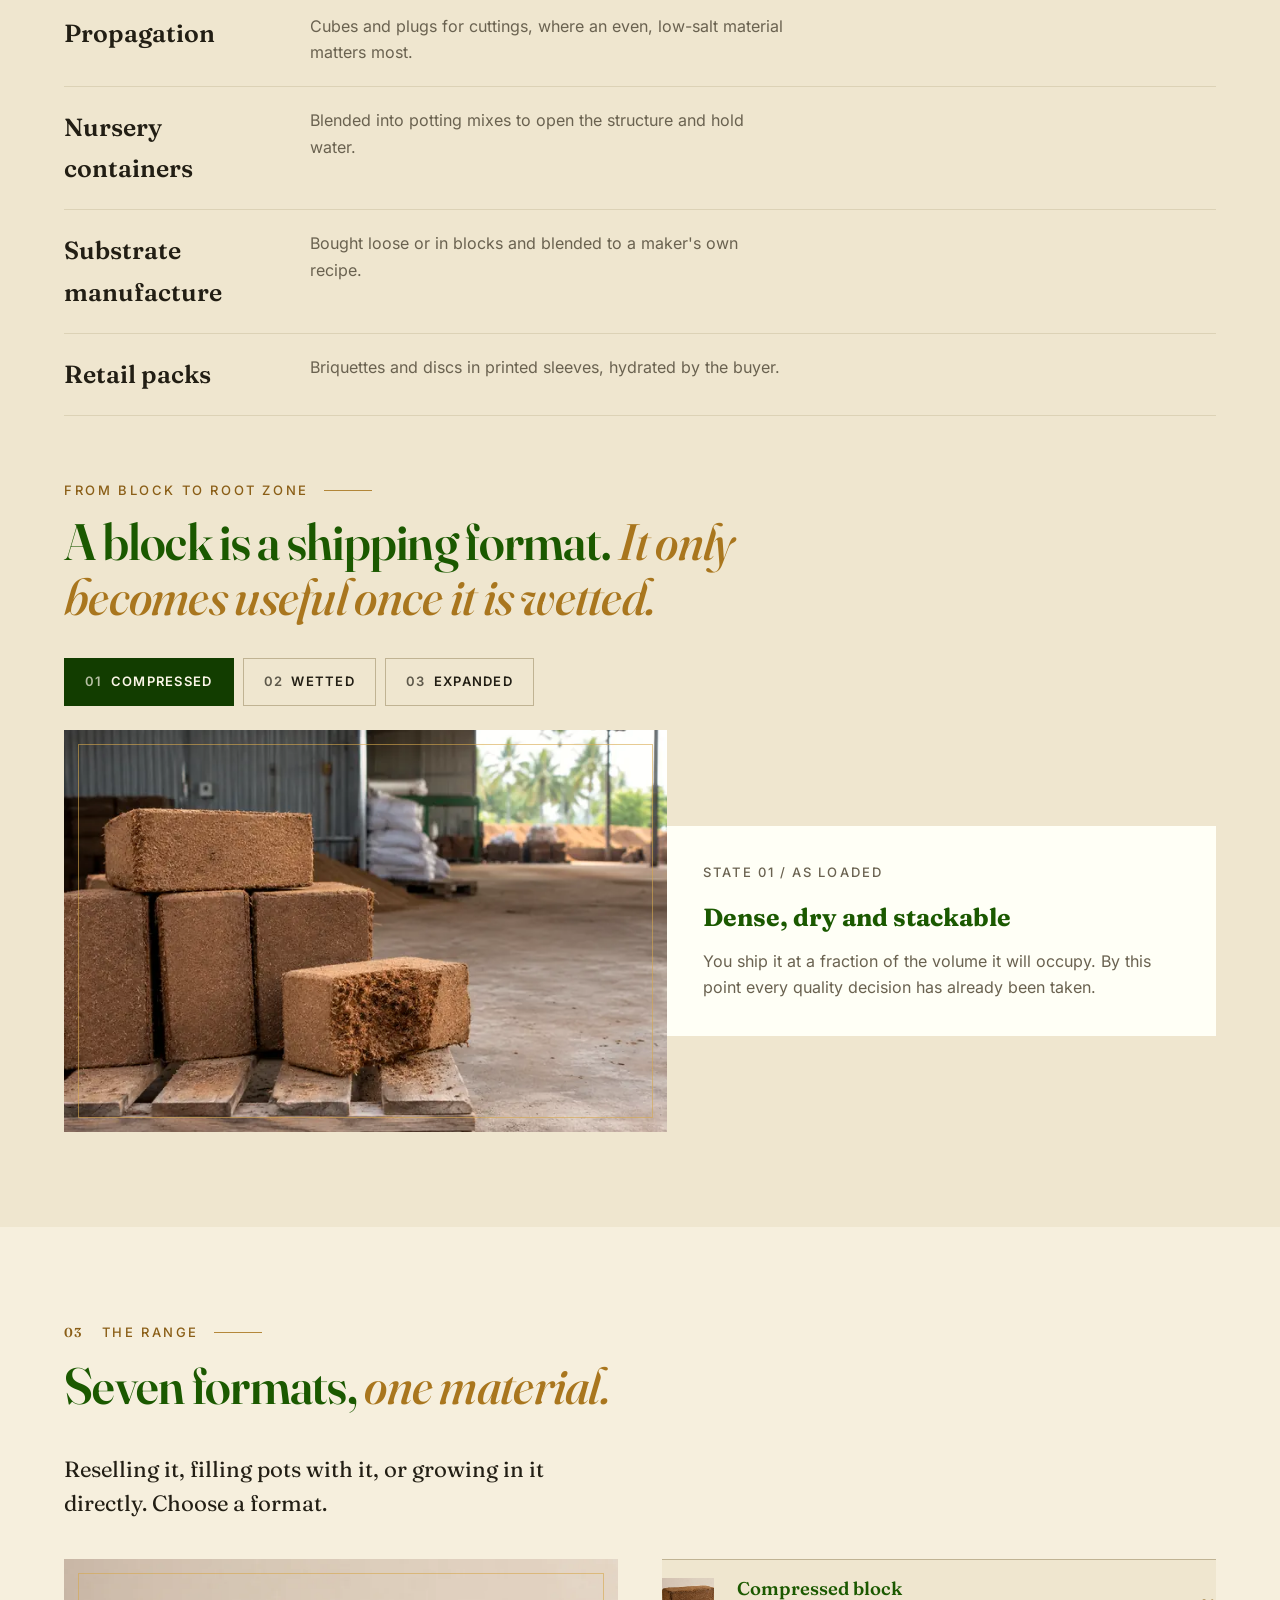
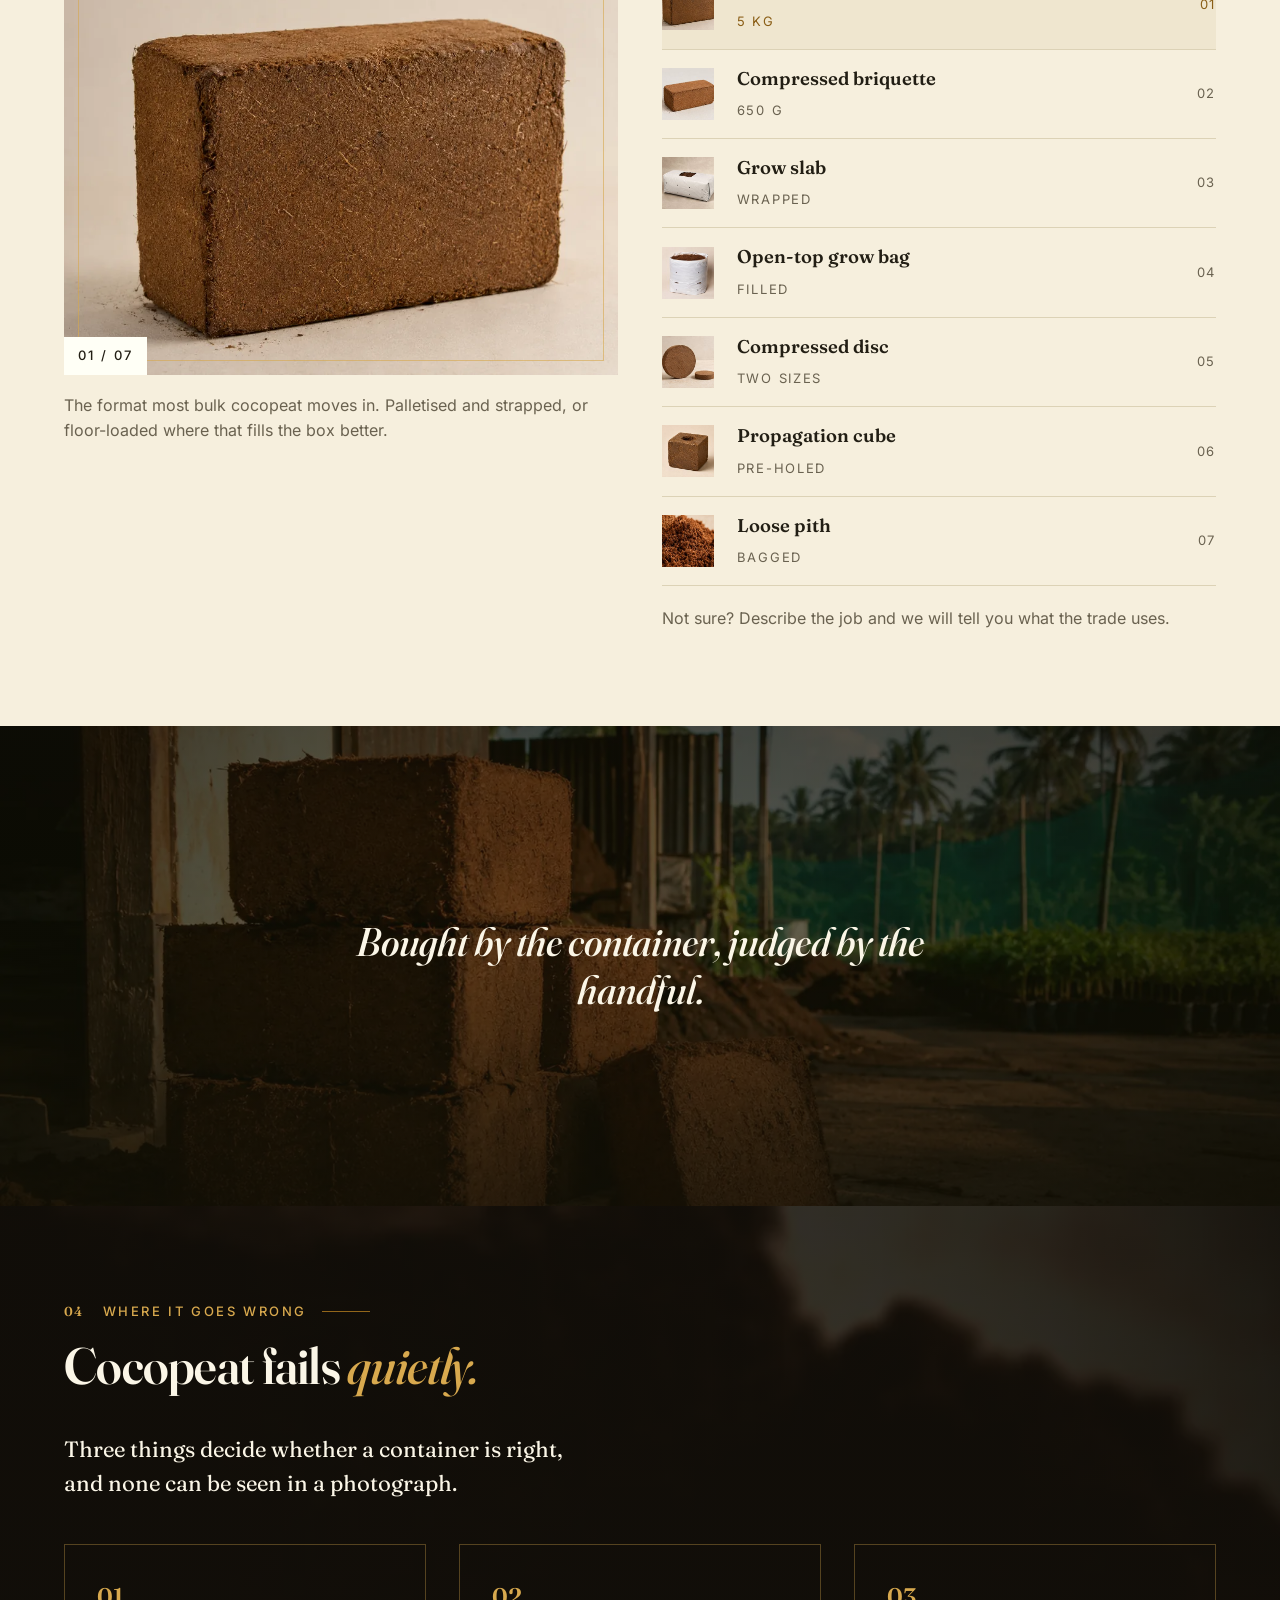
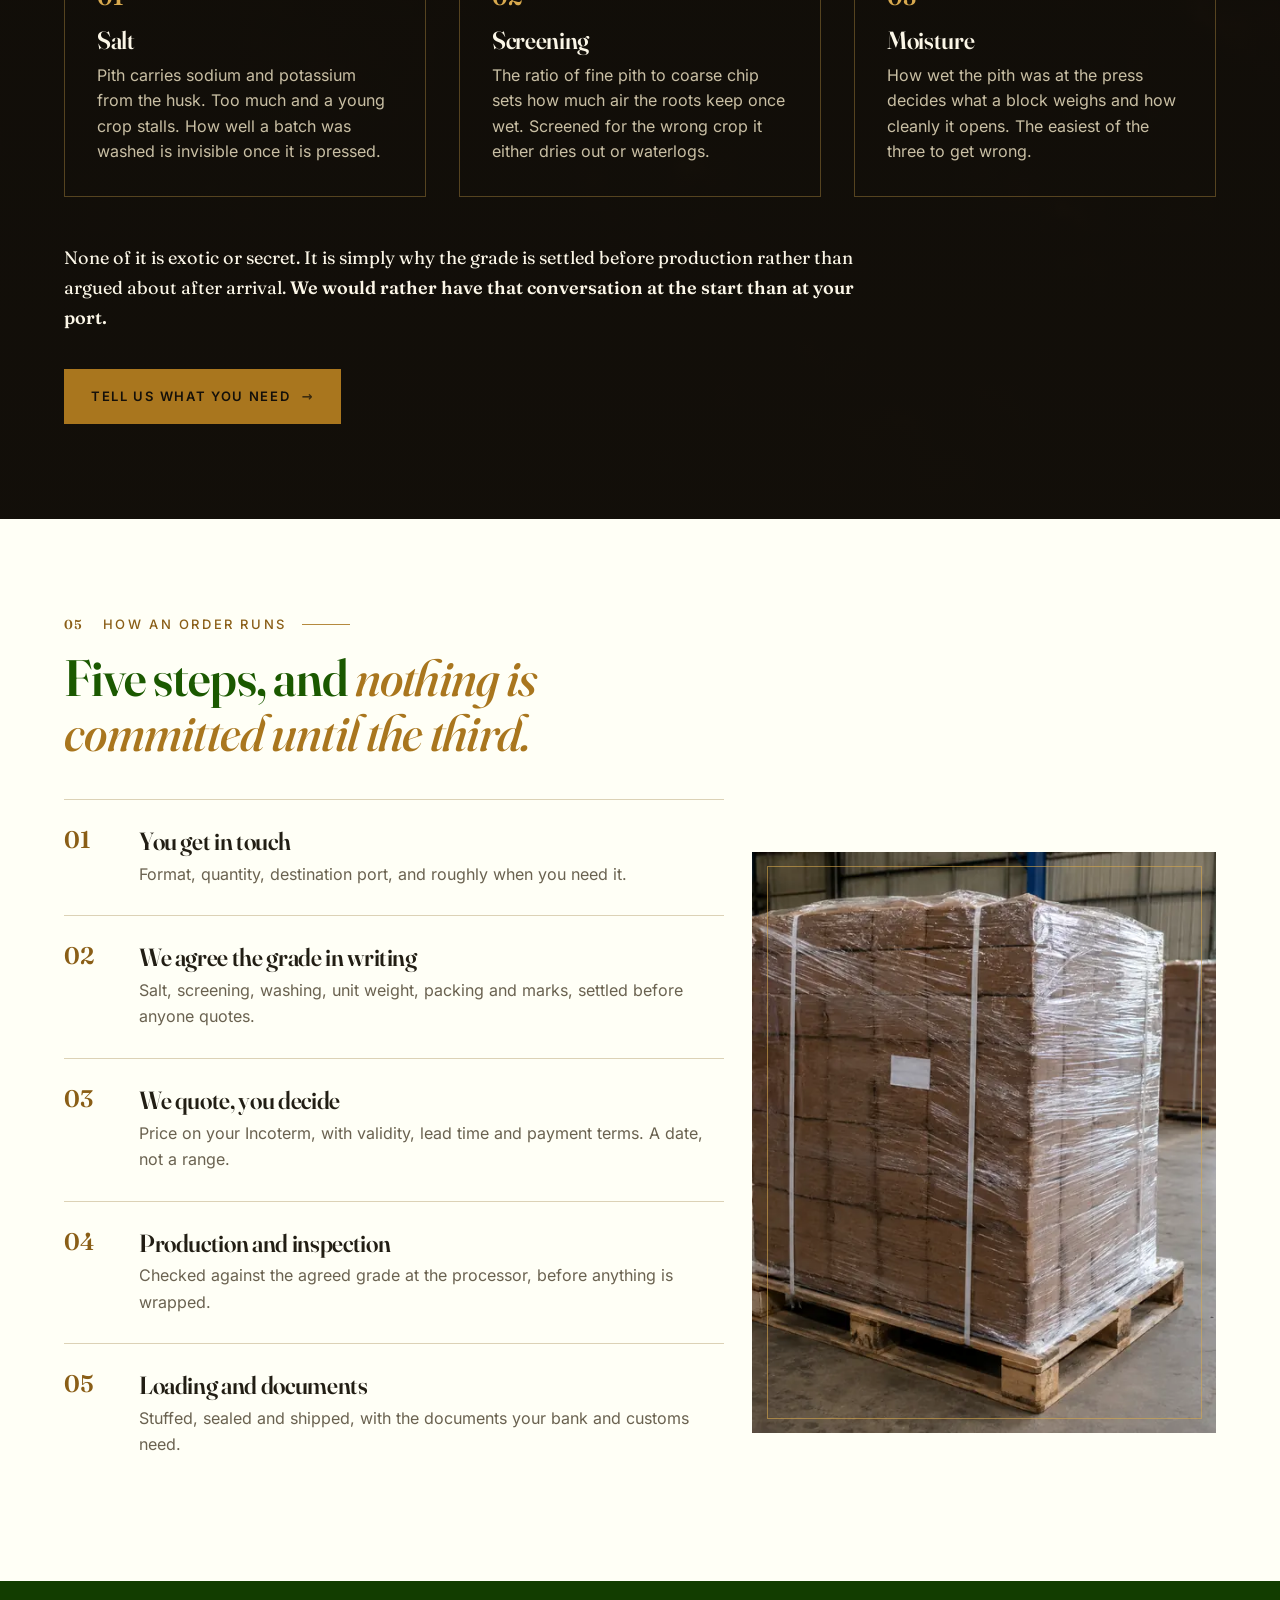
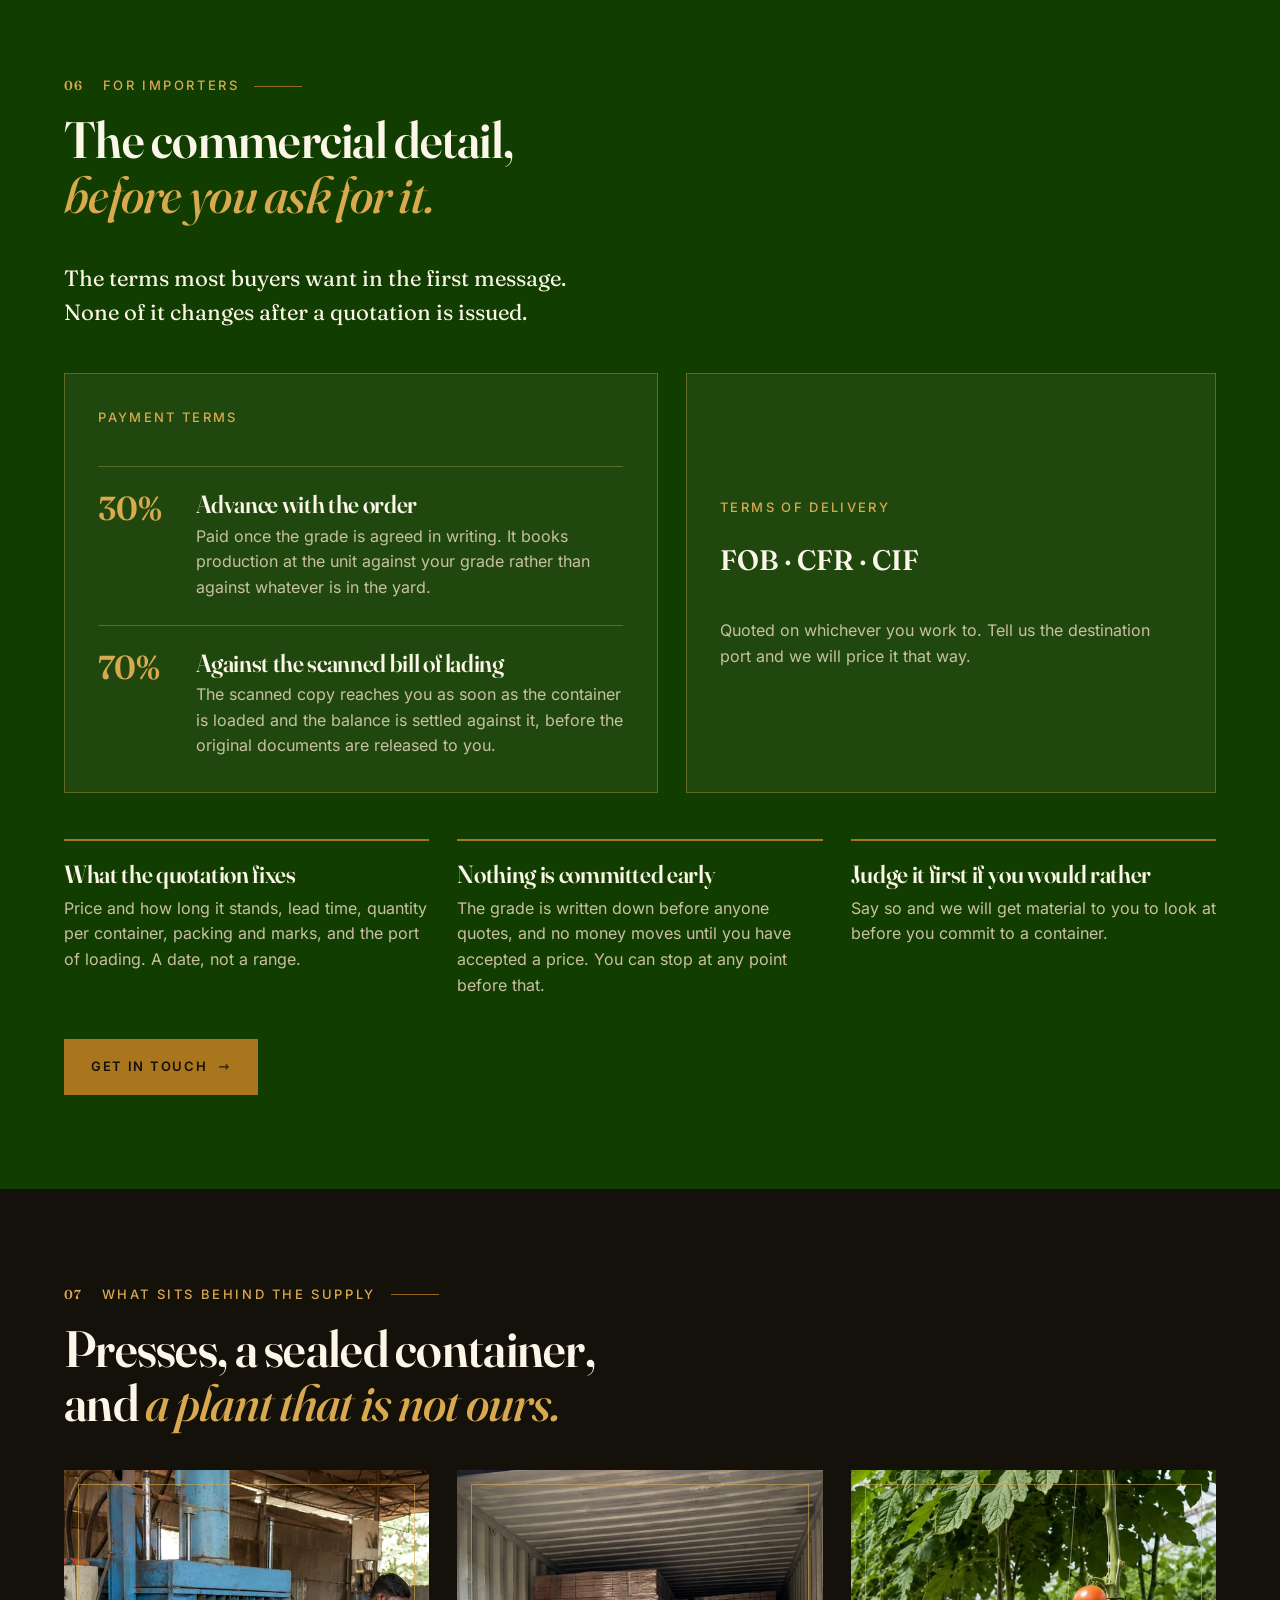
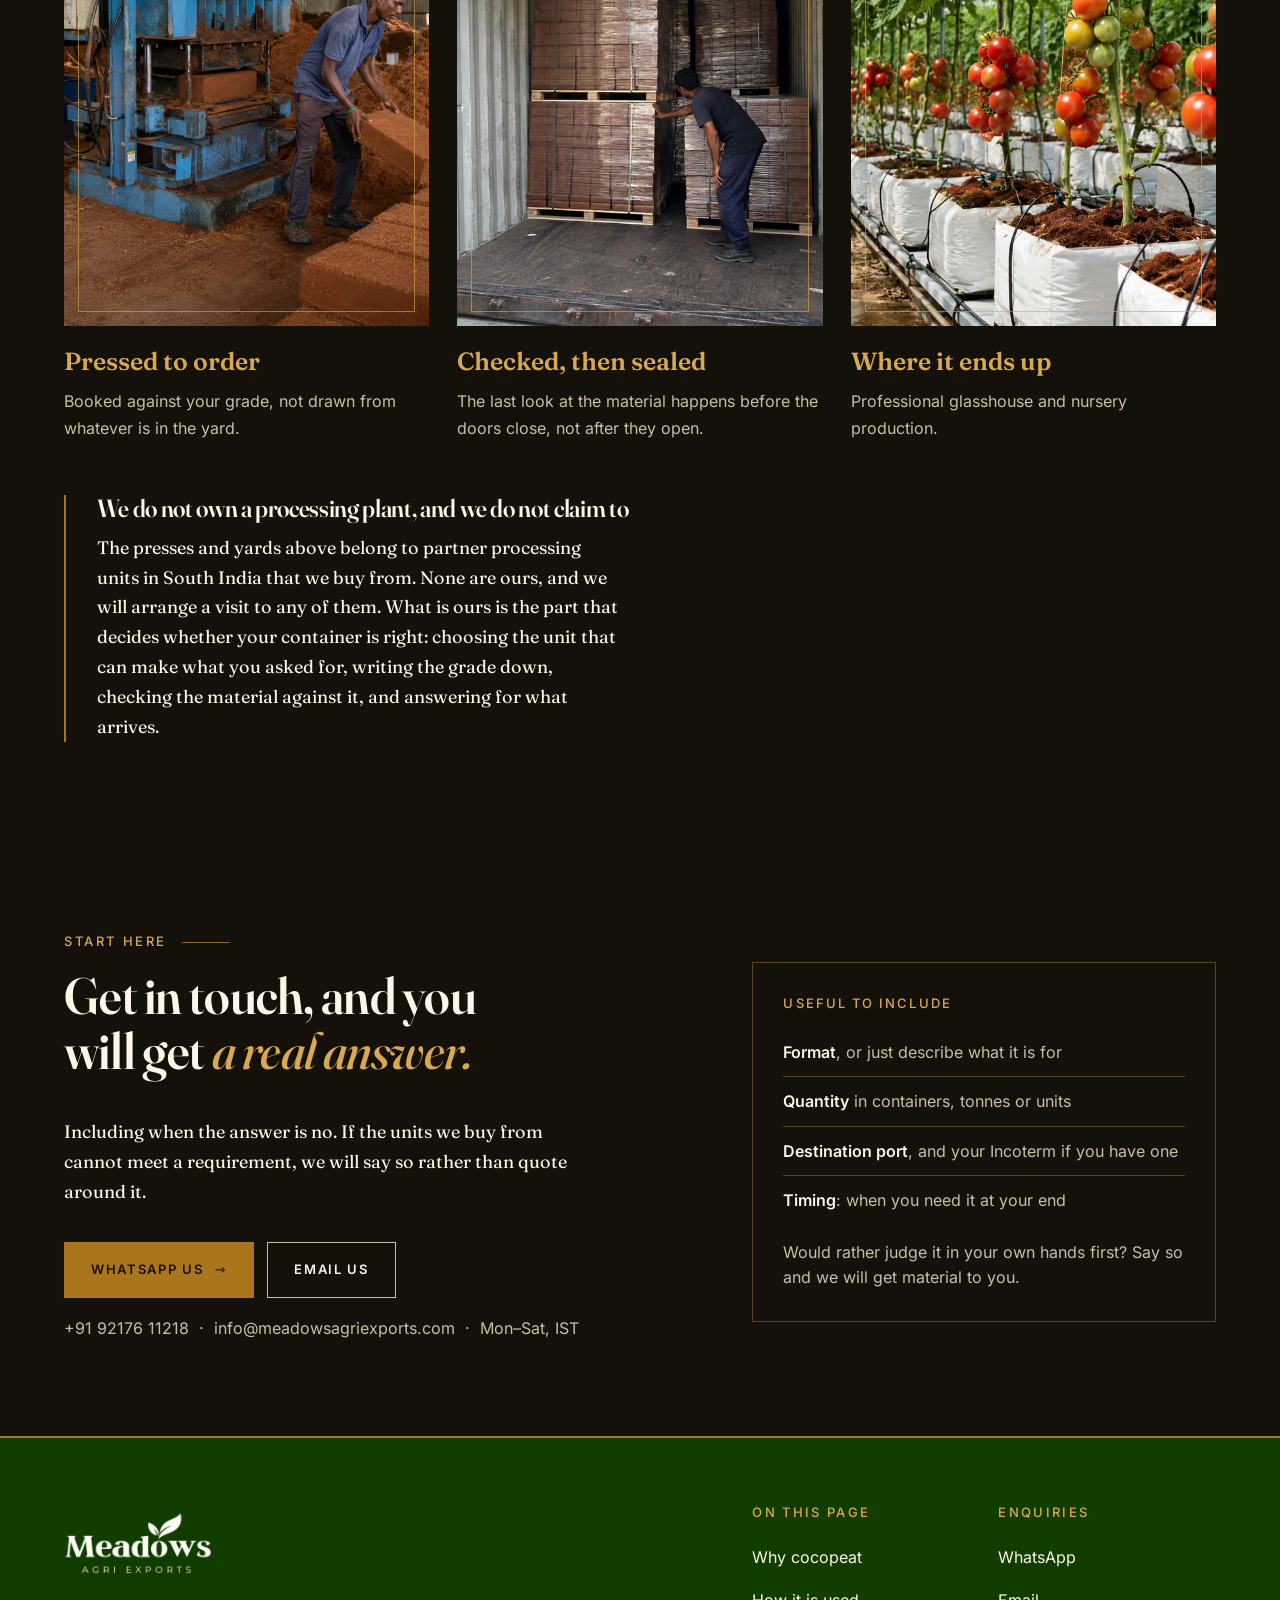
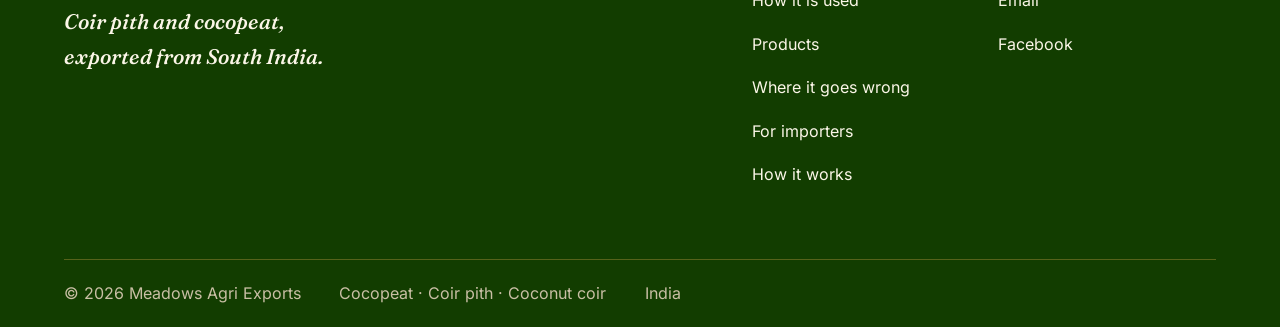
<file: contact.html>
<!DOCTYPE html>
<html lang="en">
<head>
<meta charset="utf-8">
<title>Meadows Agri Exports</title>
<link rel="canonical" href="https://meadowsagriexports.com/">
<meta name="robots" content="noindex,follow">
<meta http-equiv="refresh" content="0; url=/#contact">
<script>location.replace('/#contact');</script>
</head>
<body>
<p>This page has moved. <a href="/#contact">Continue to meadowsagriexports.com</a>.</p>
</body>
</html>
</file>
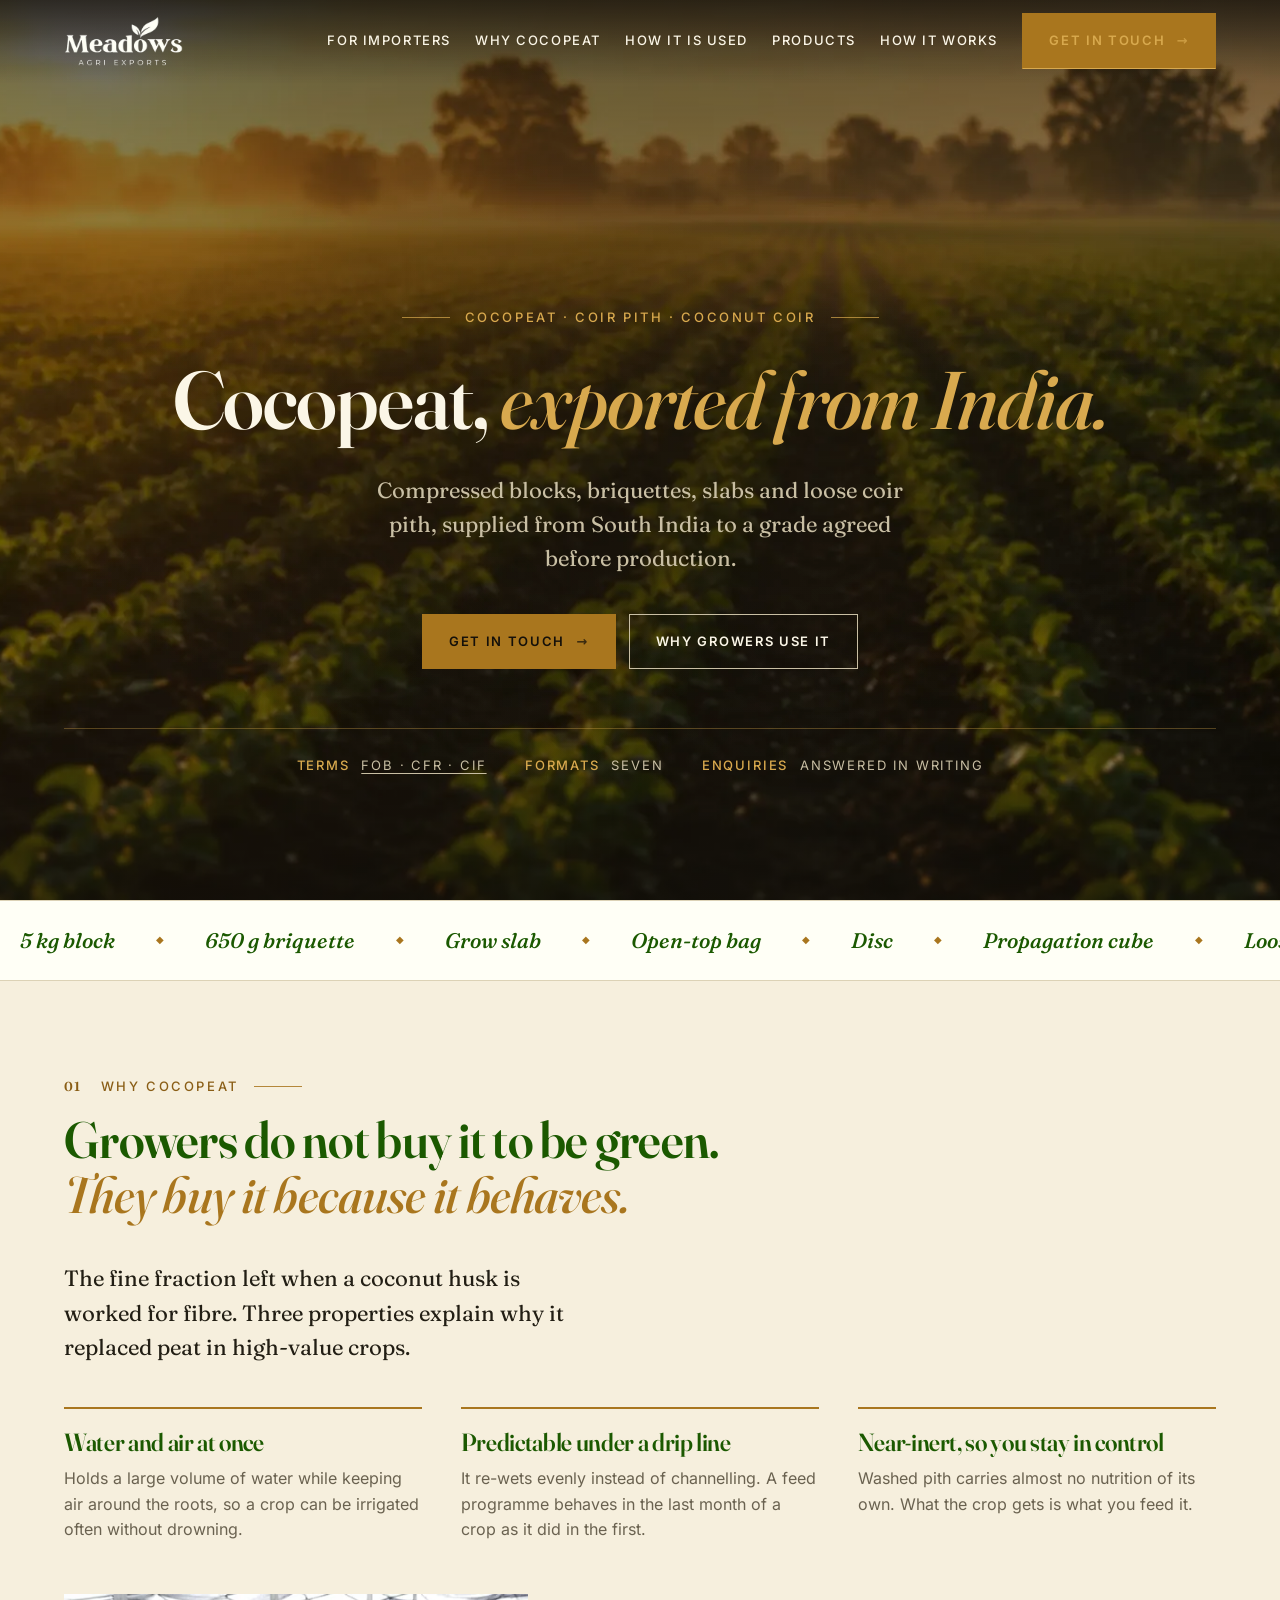
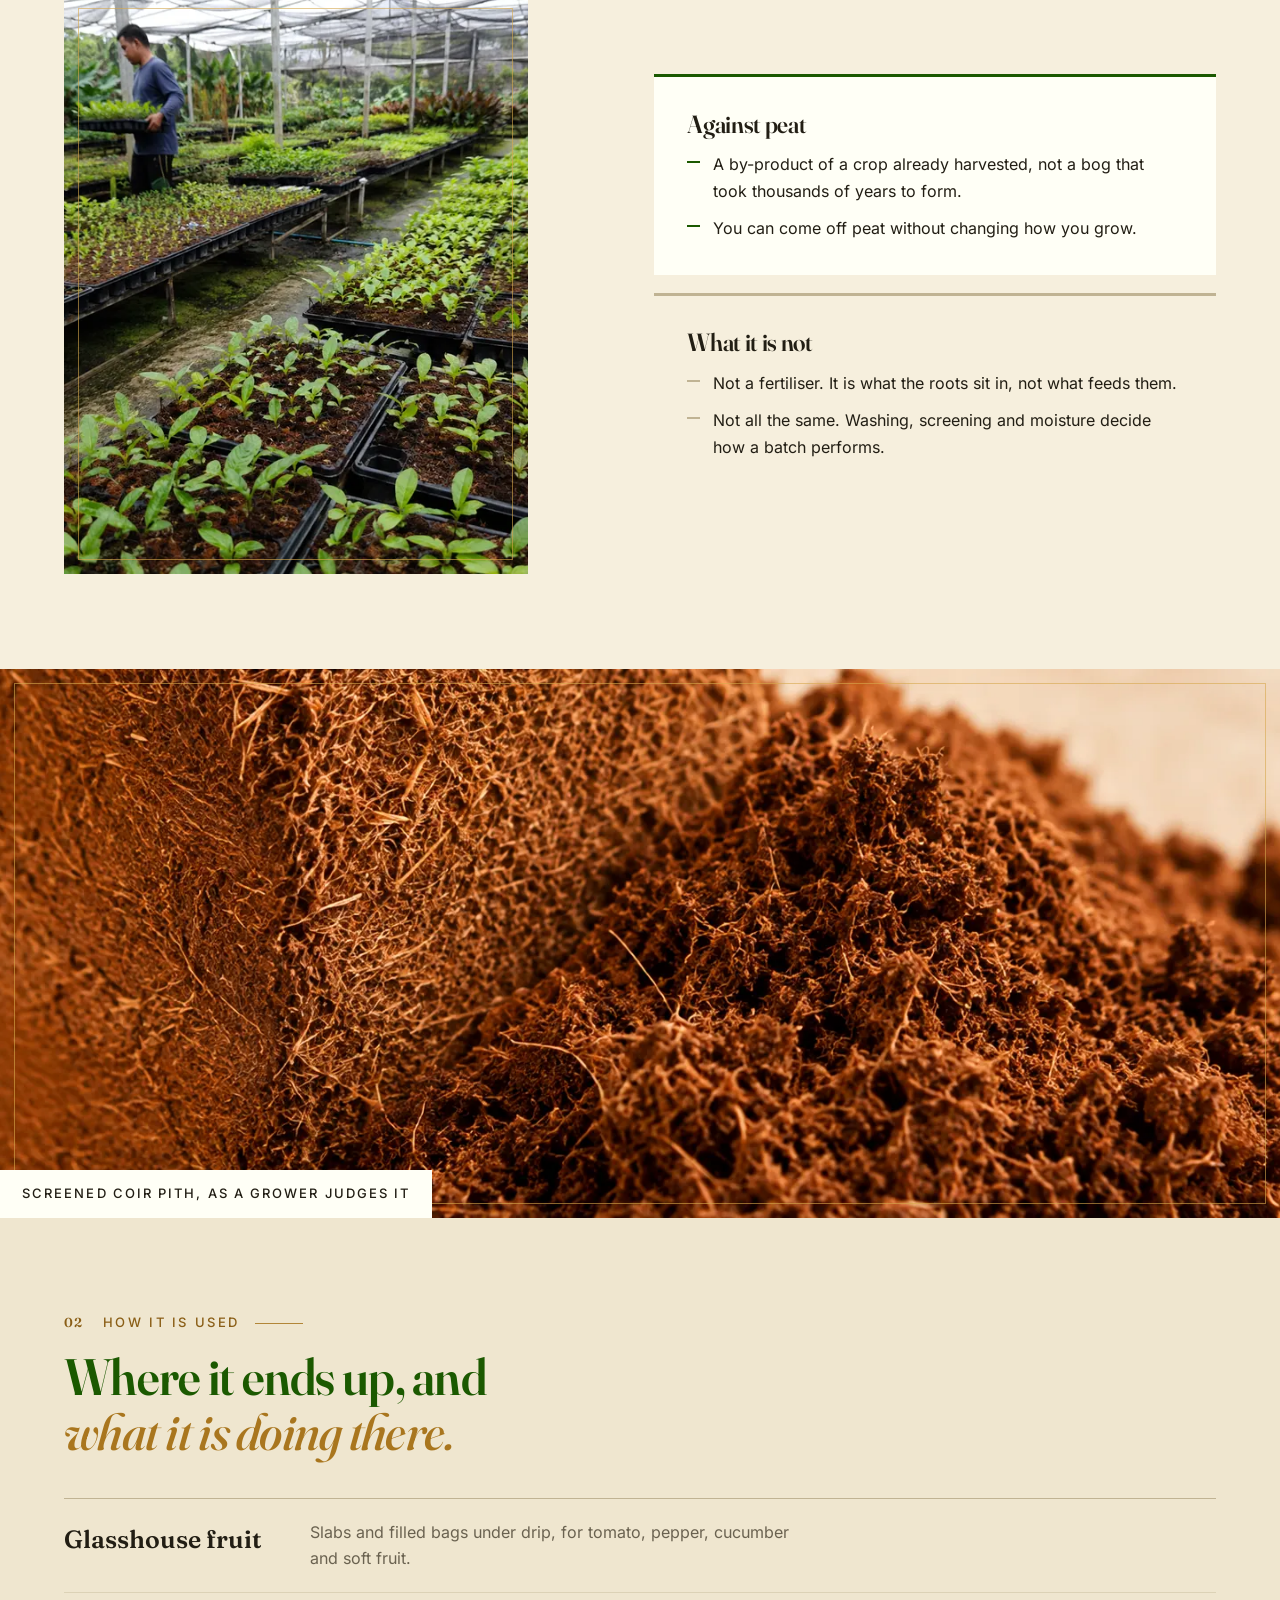
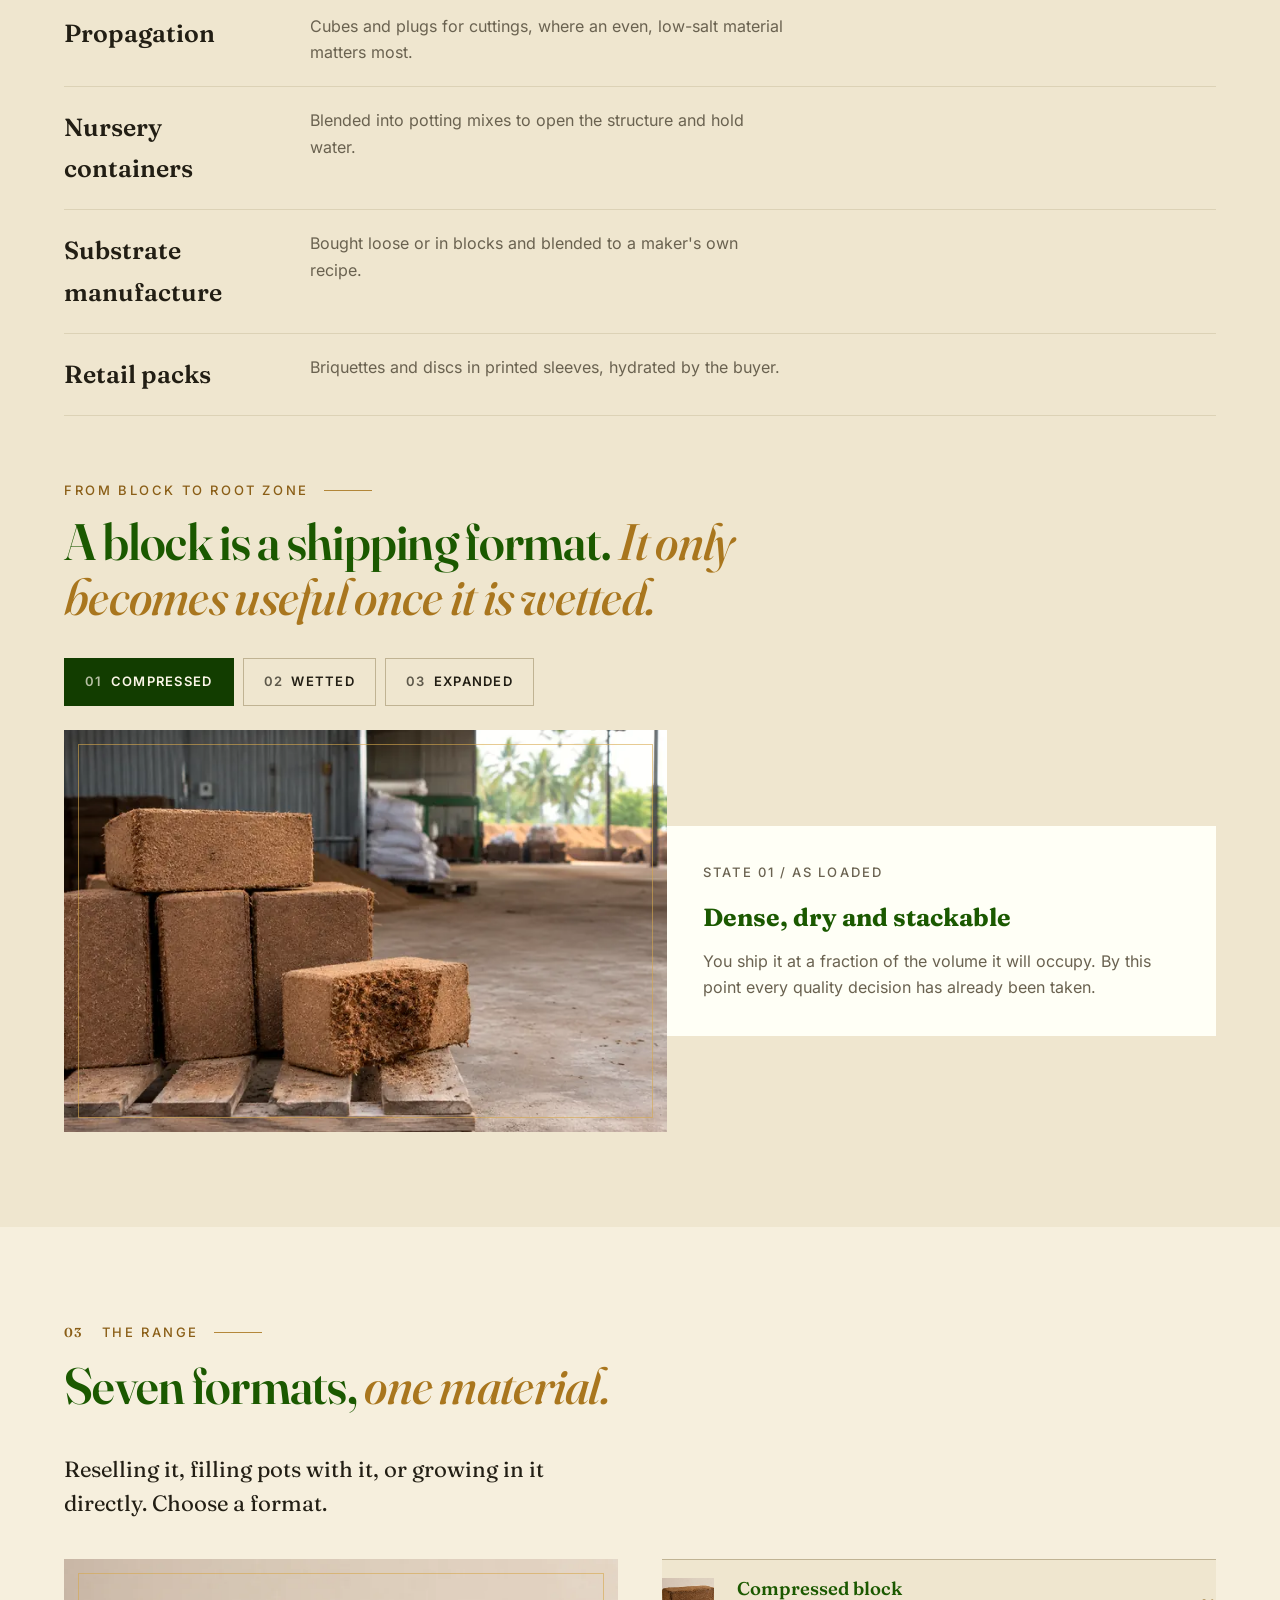
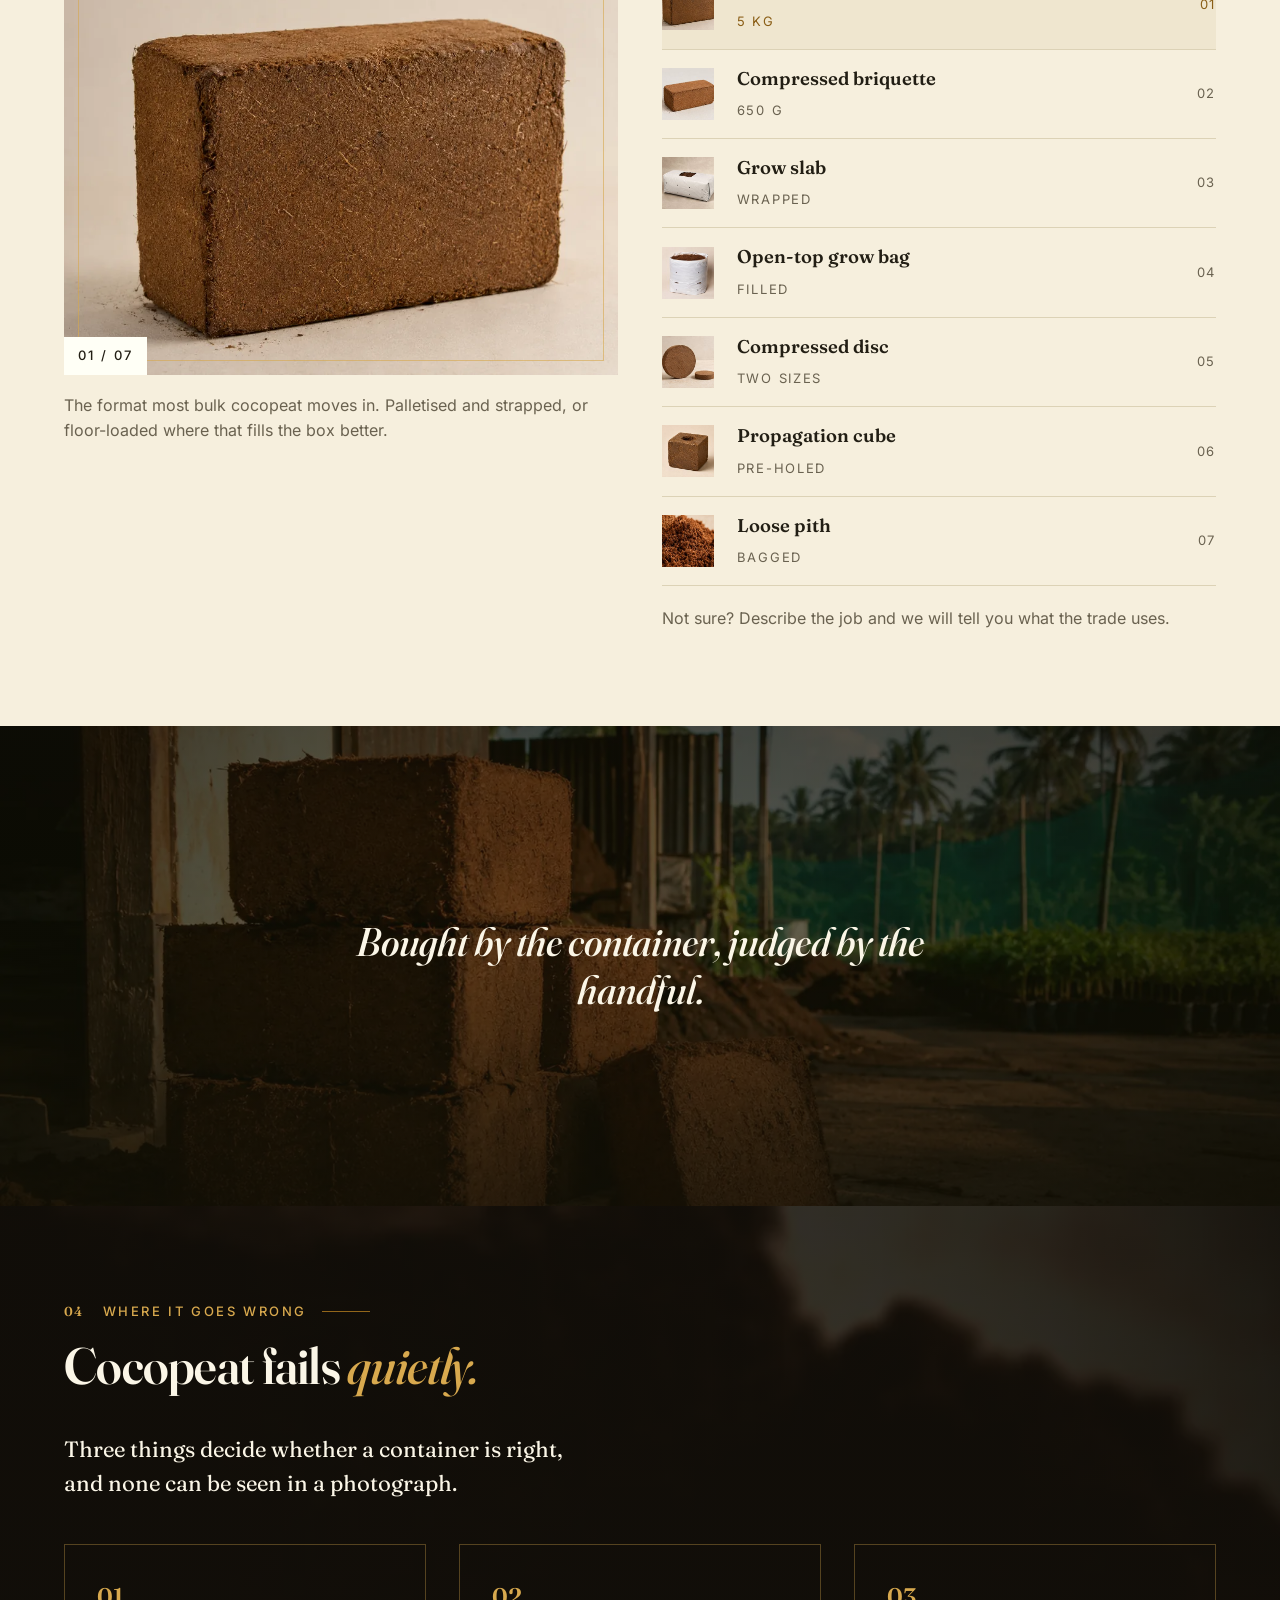
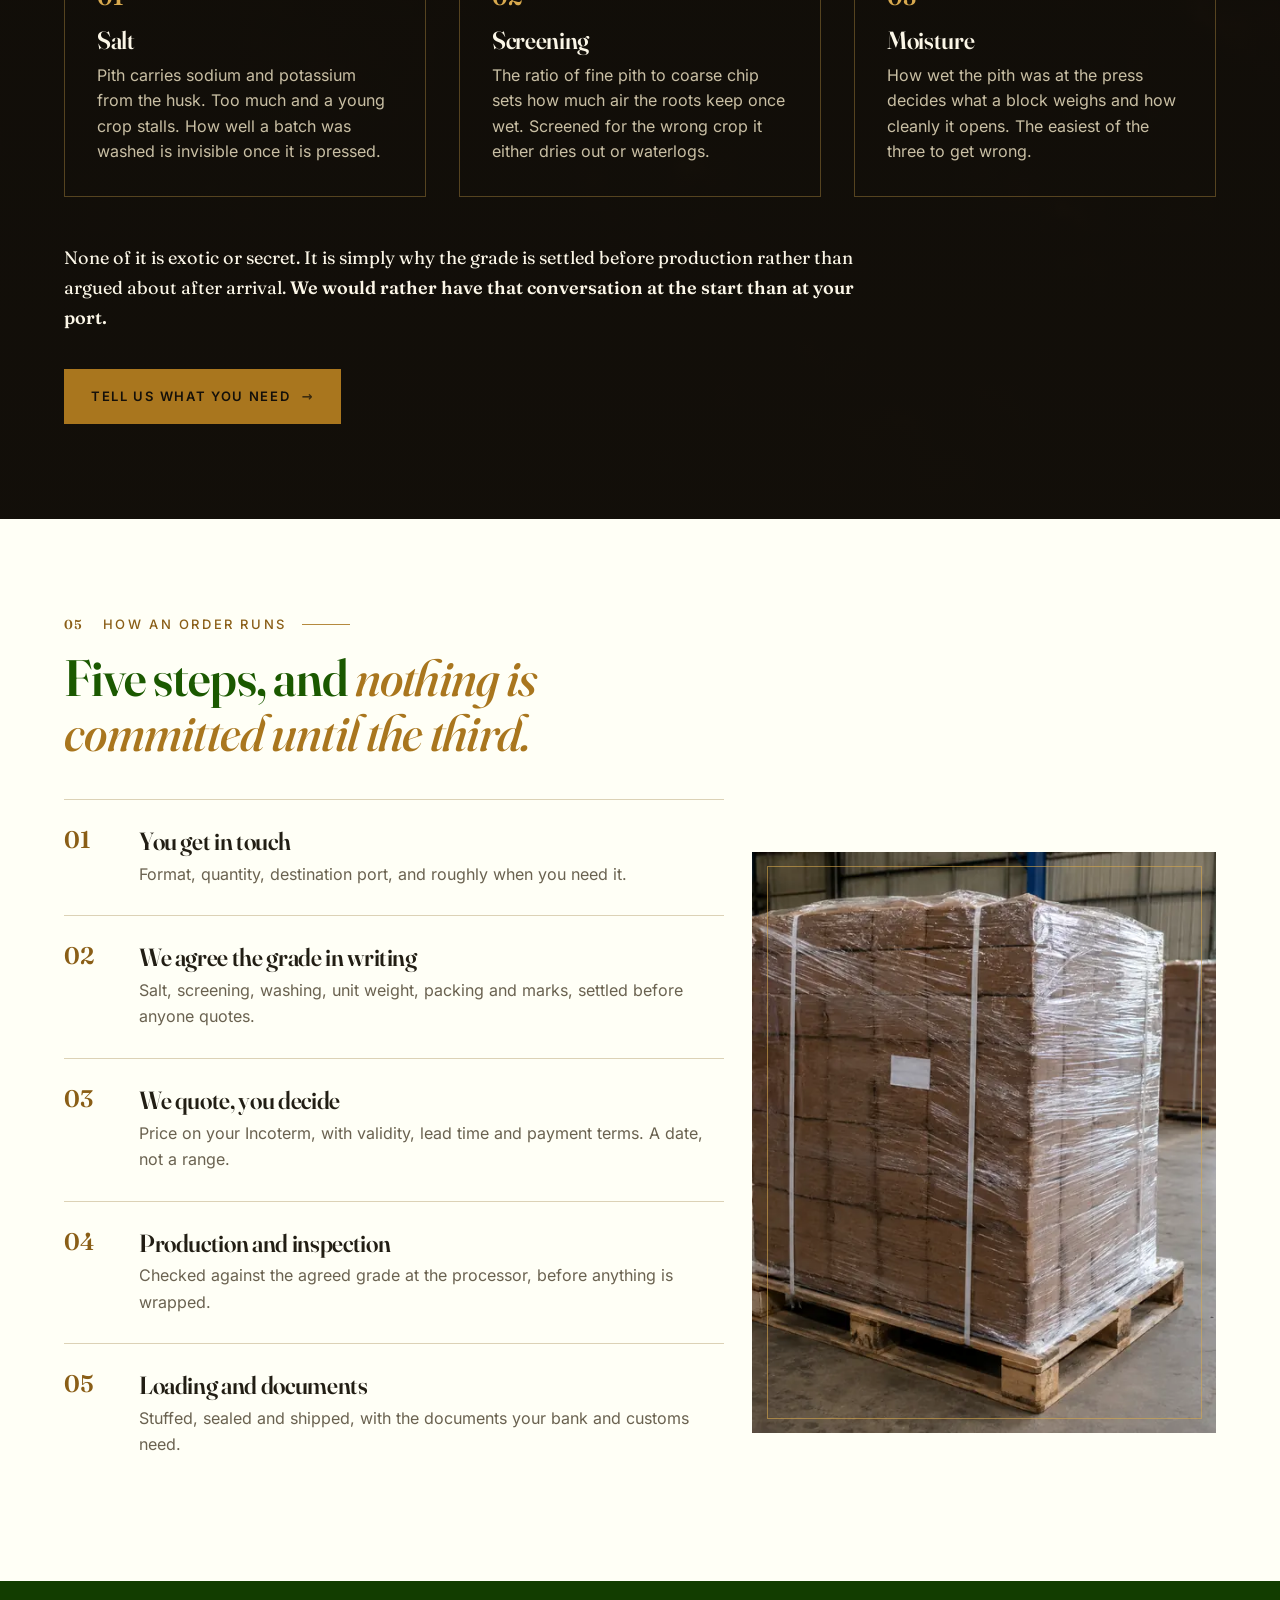
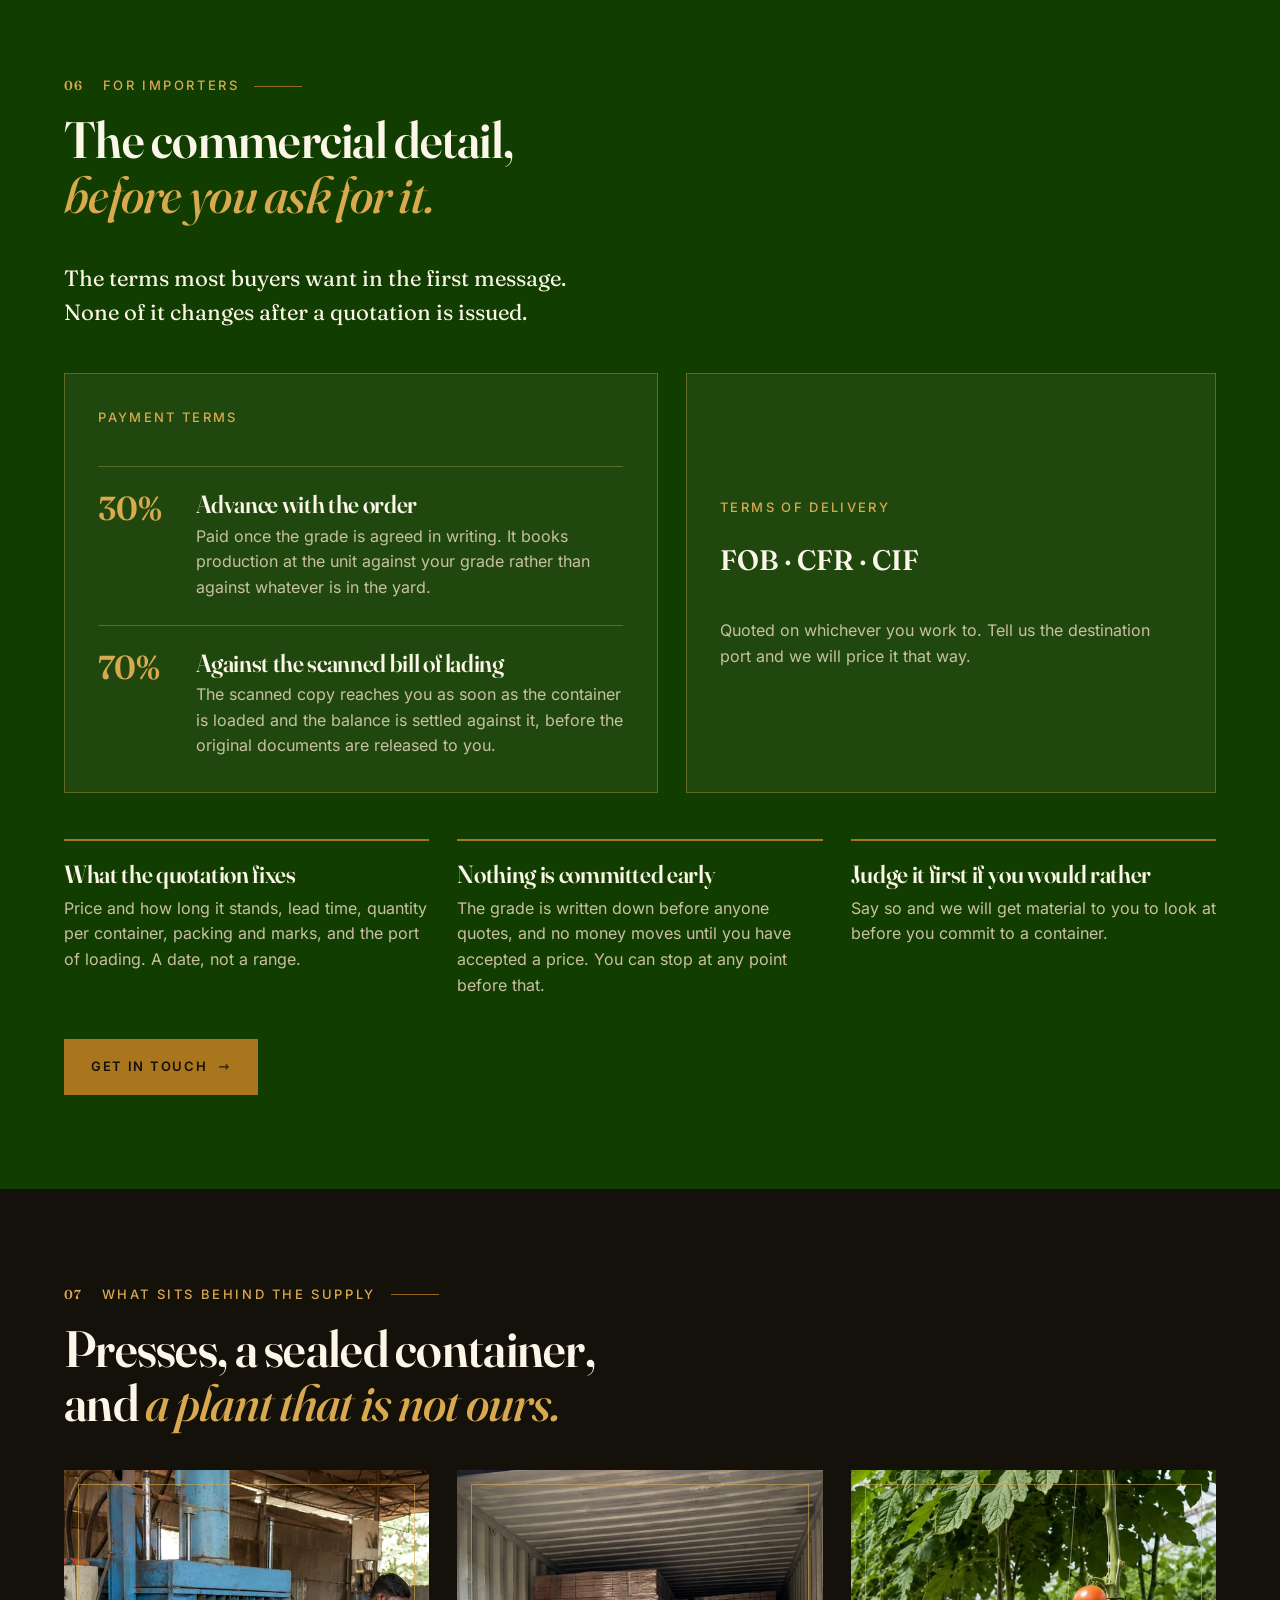
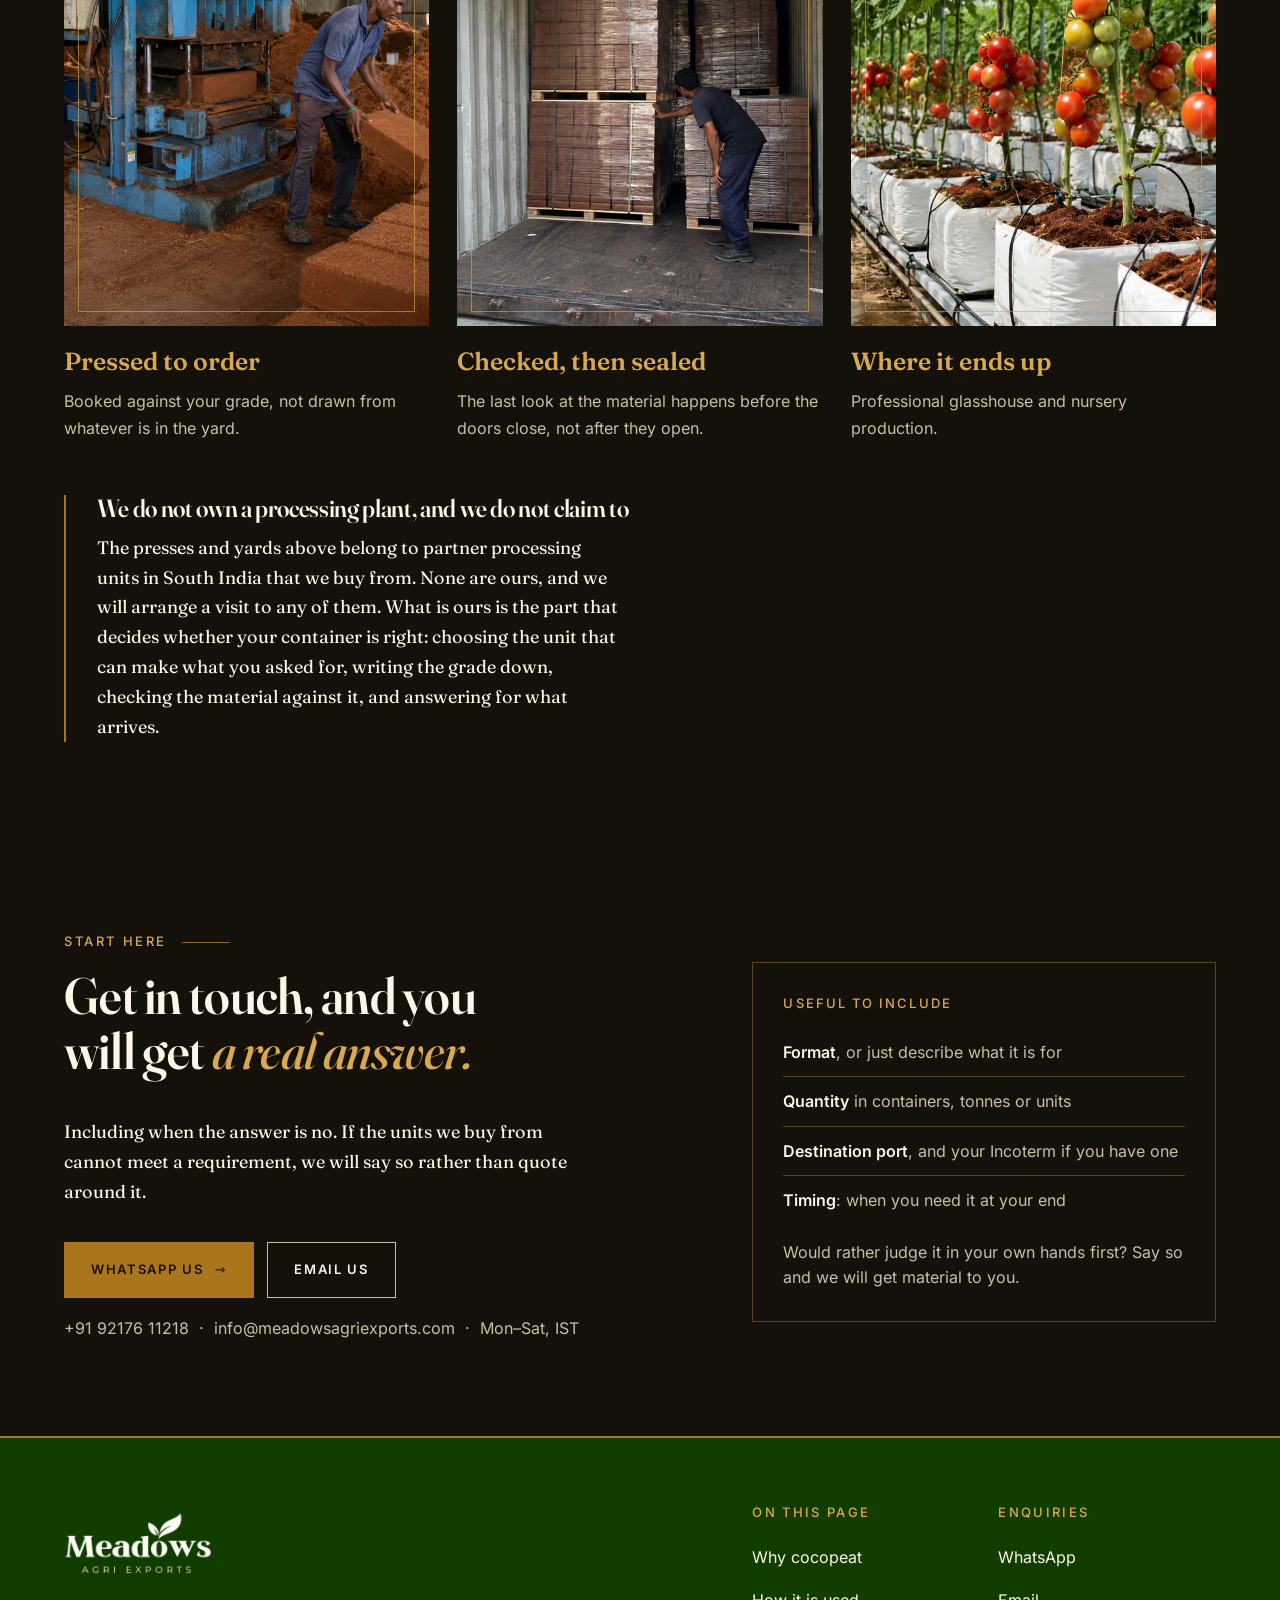
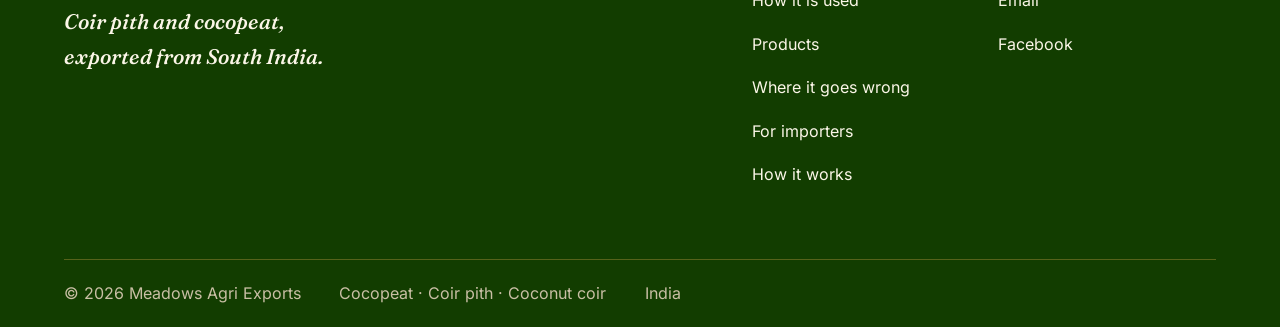
<file: formats.html>
<!DOCTYPE html>
<html lang="en">
<head>
<meta charset="utf-8">
<title>Meadows Agri Exports</title>
<link rel="canonical" href="https://meadowsagriexports.com/">
<meta name="robots" content="noindex,follow">
<meta http-equiv="refresh" content="0; url=/#range">
<script>location.replace('/#range');</script>
</head>
<body>
<p>This page has moved. <a href="/#range">Continue to meadowsagriexports.com</a>.</p>
</body>
</html>
</file>
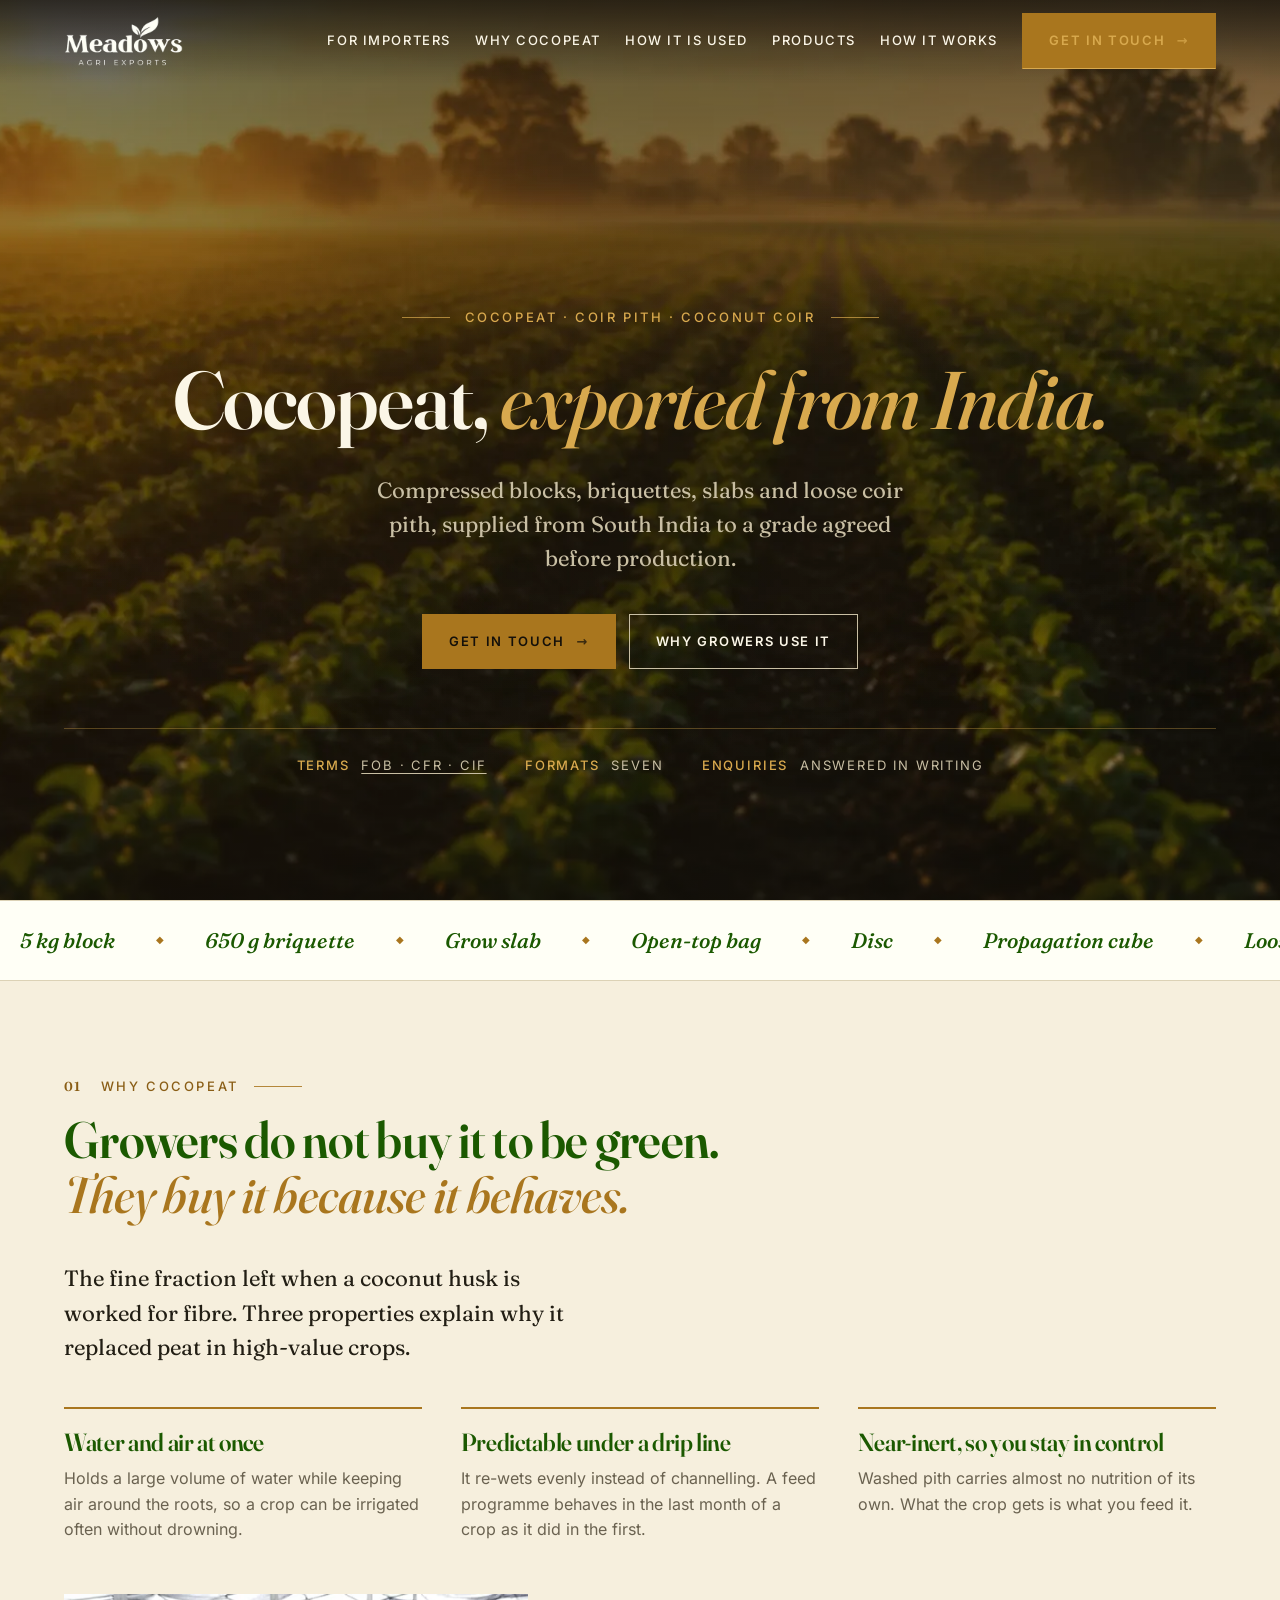
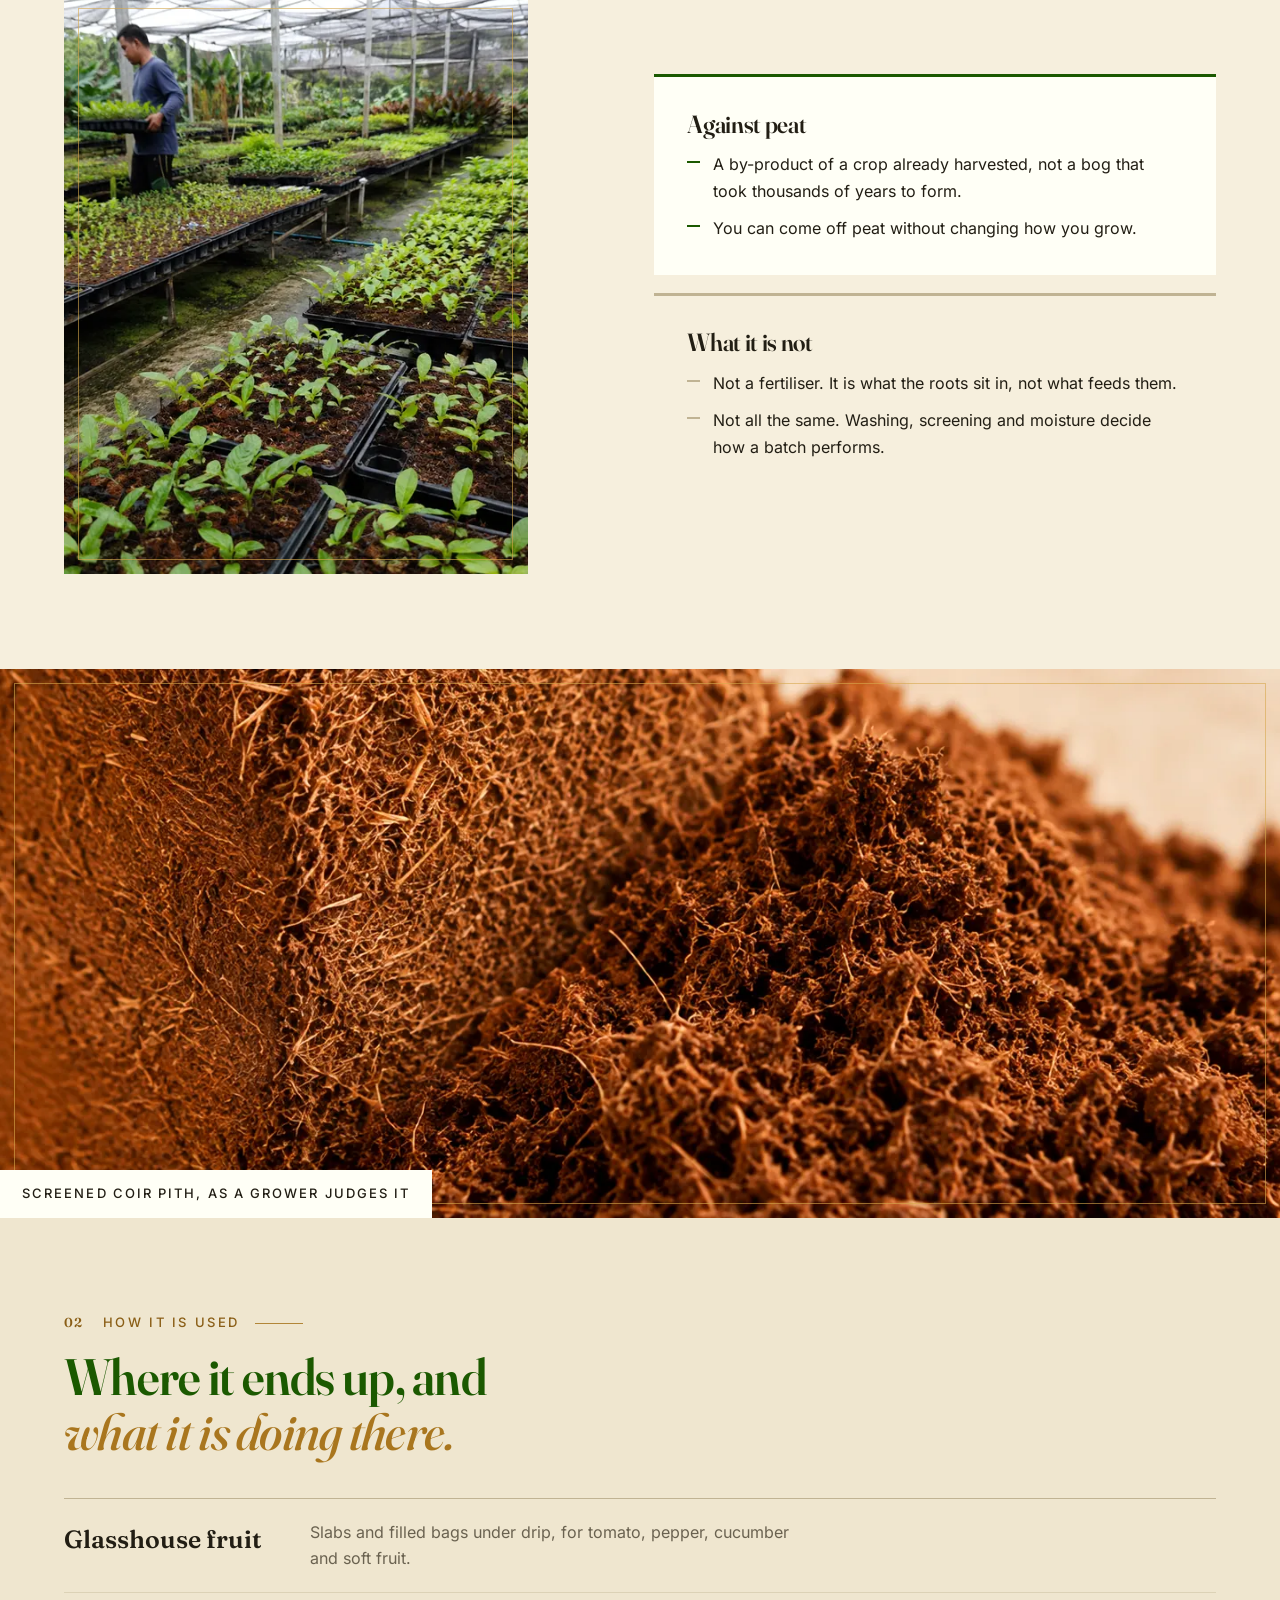
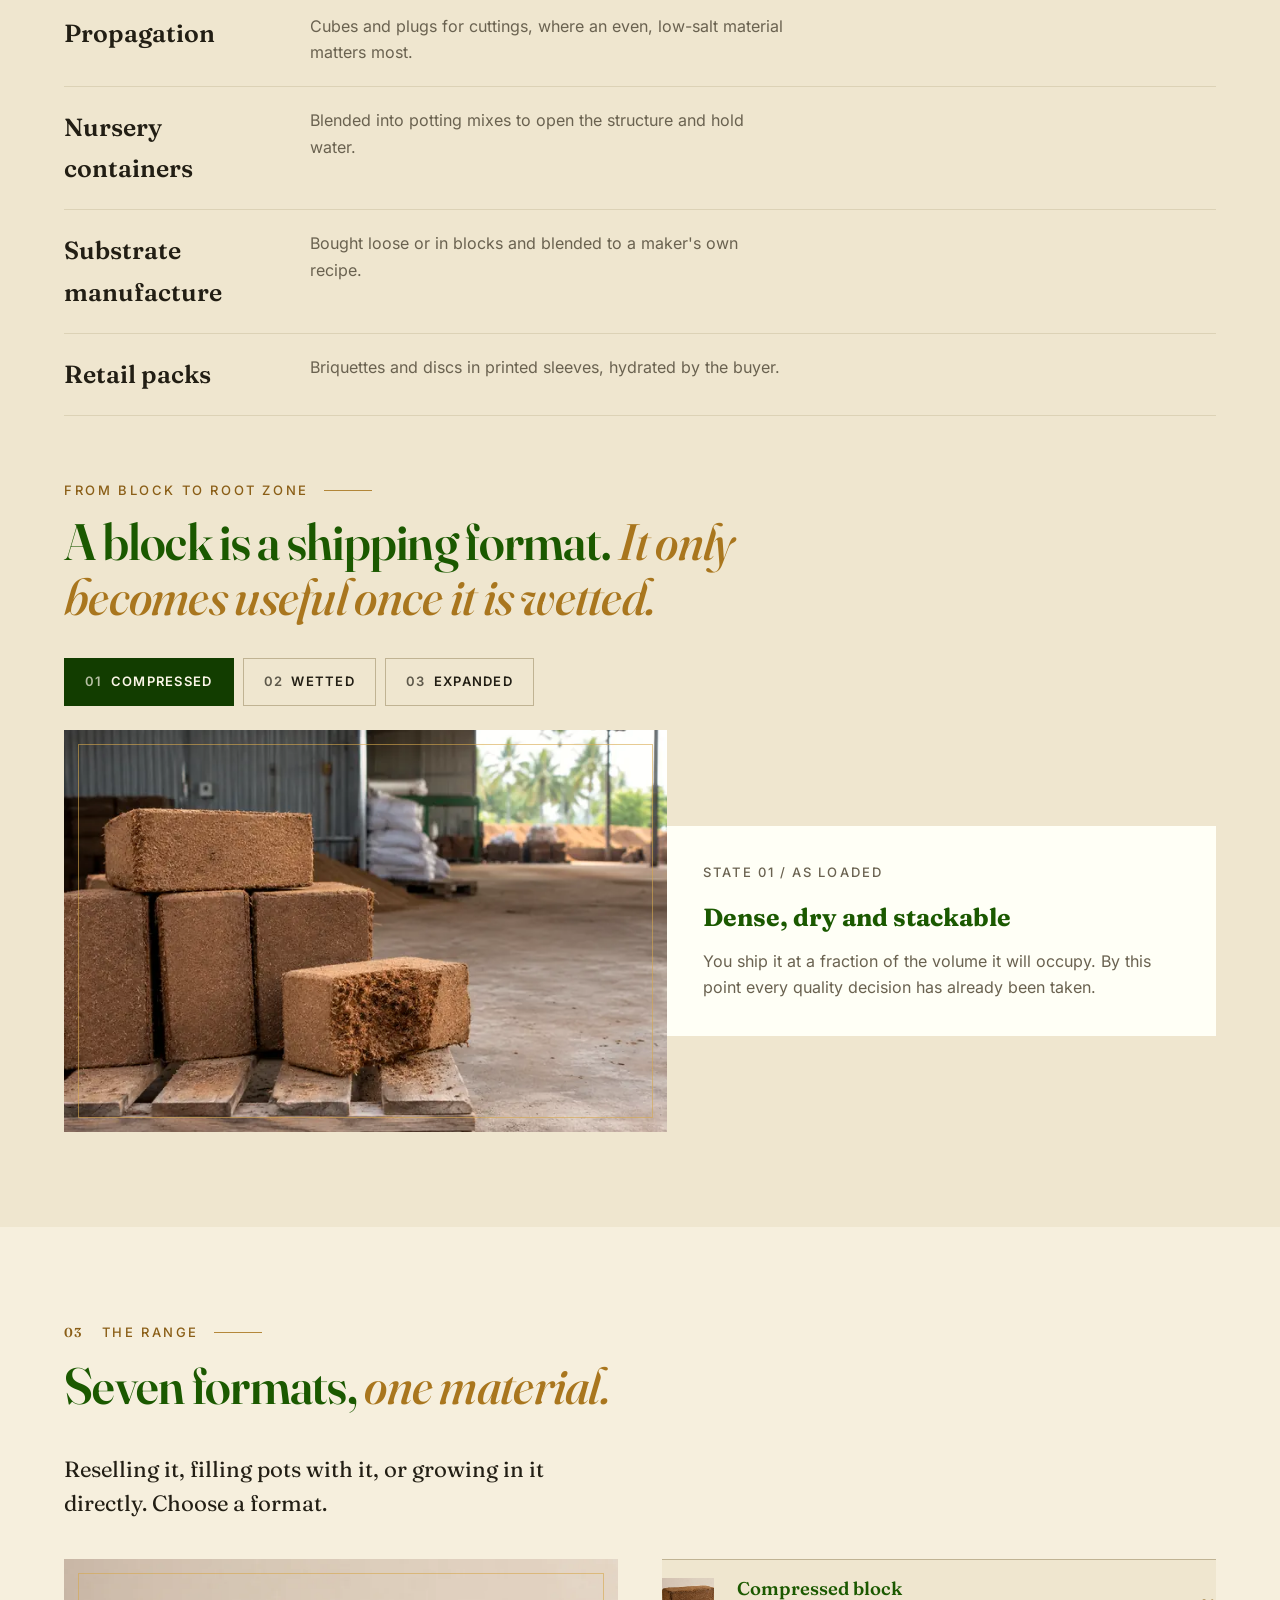
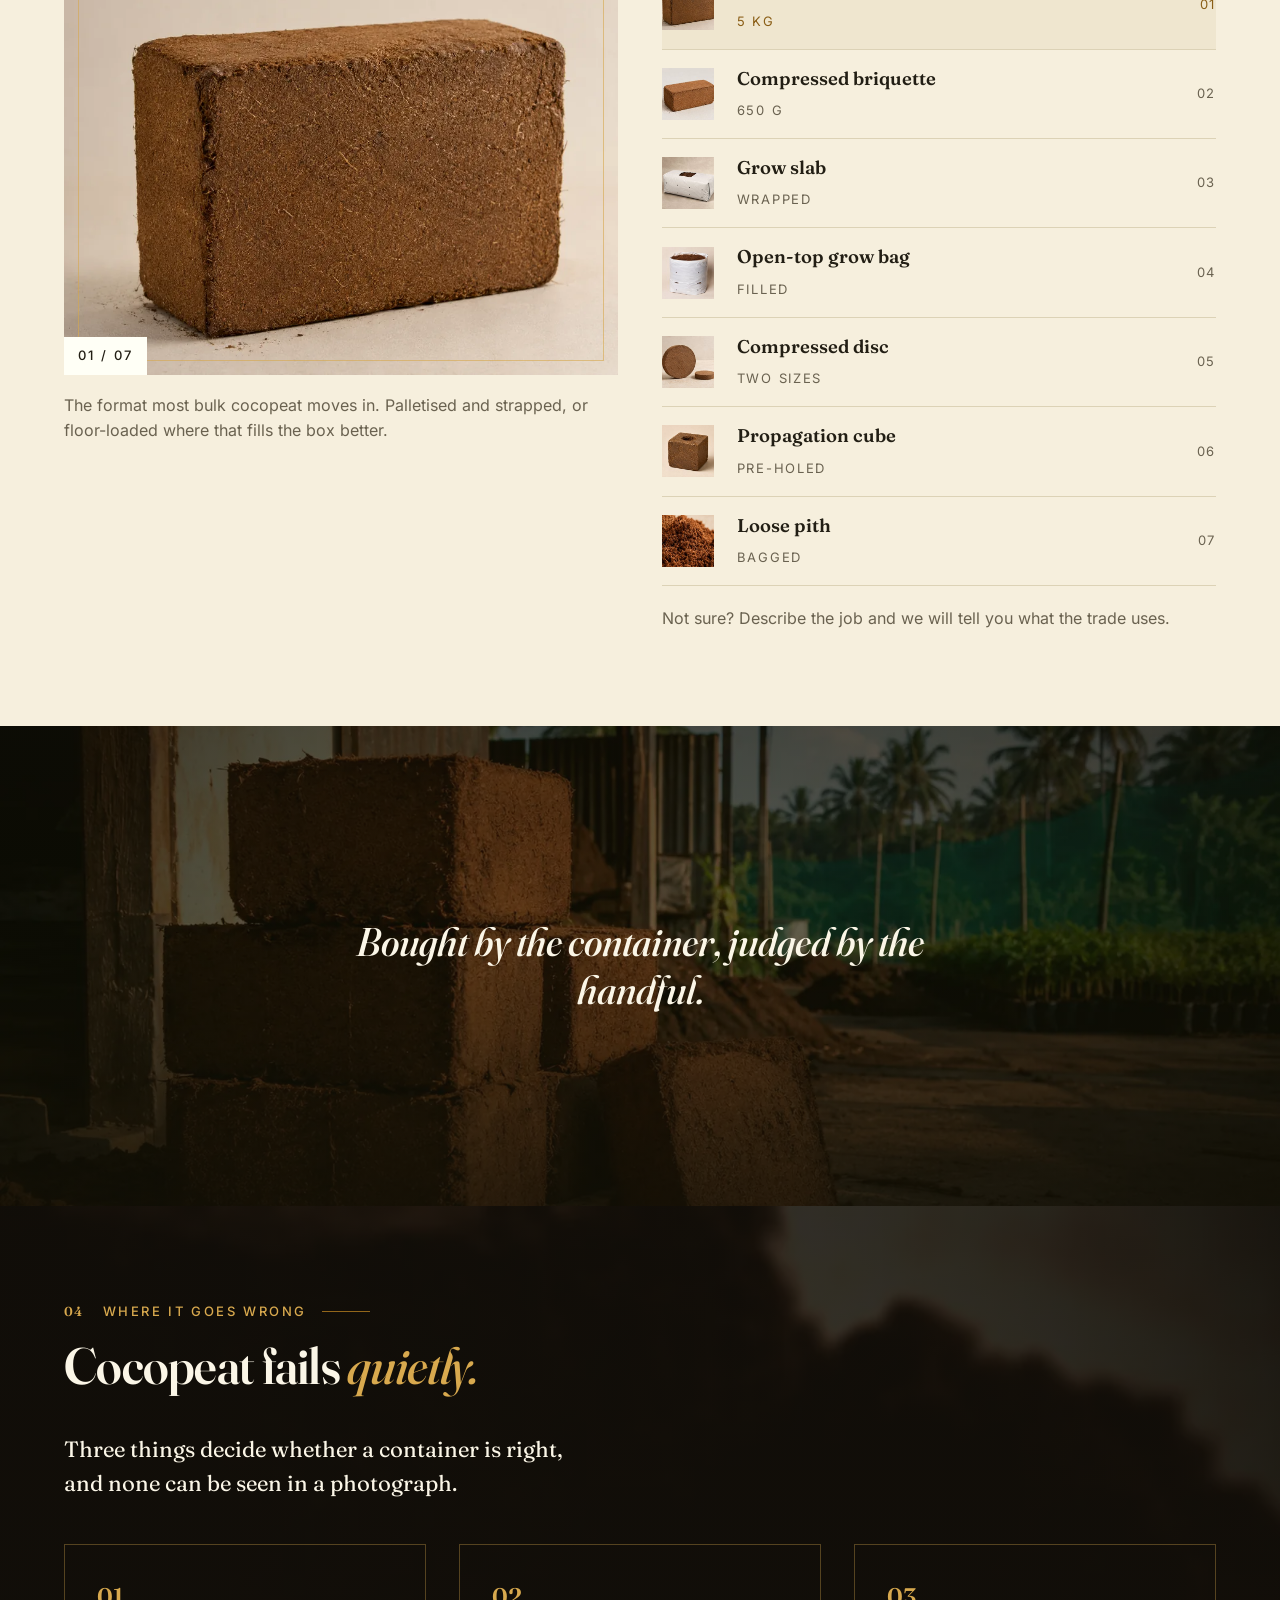
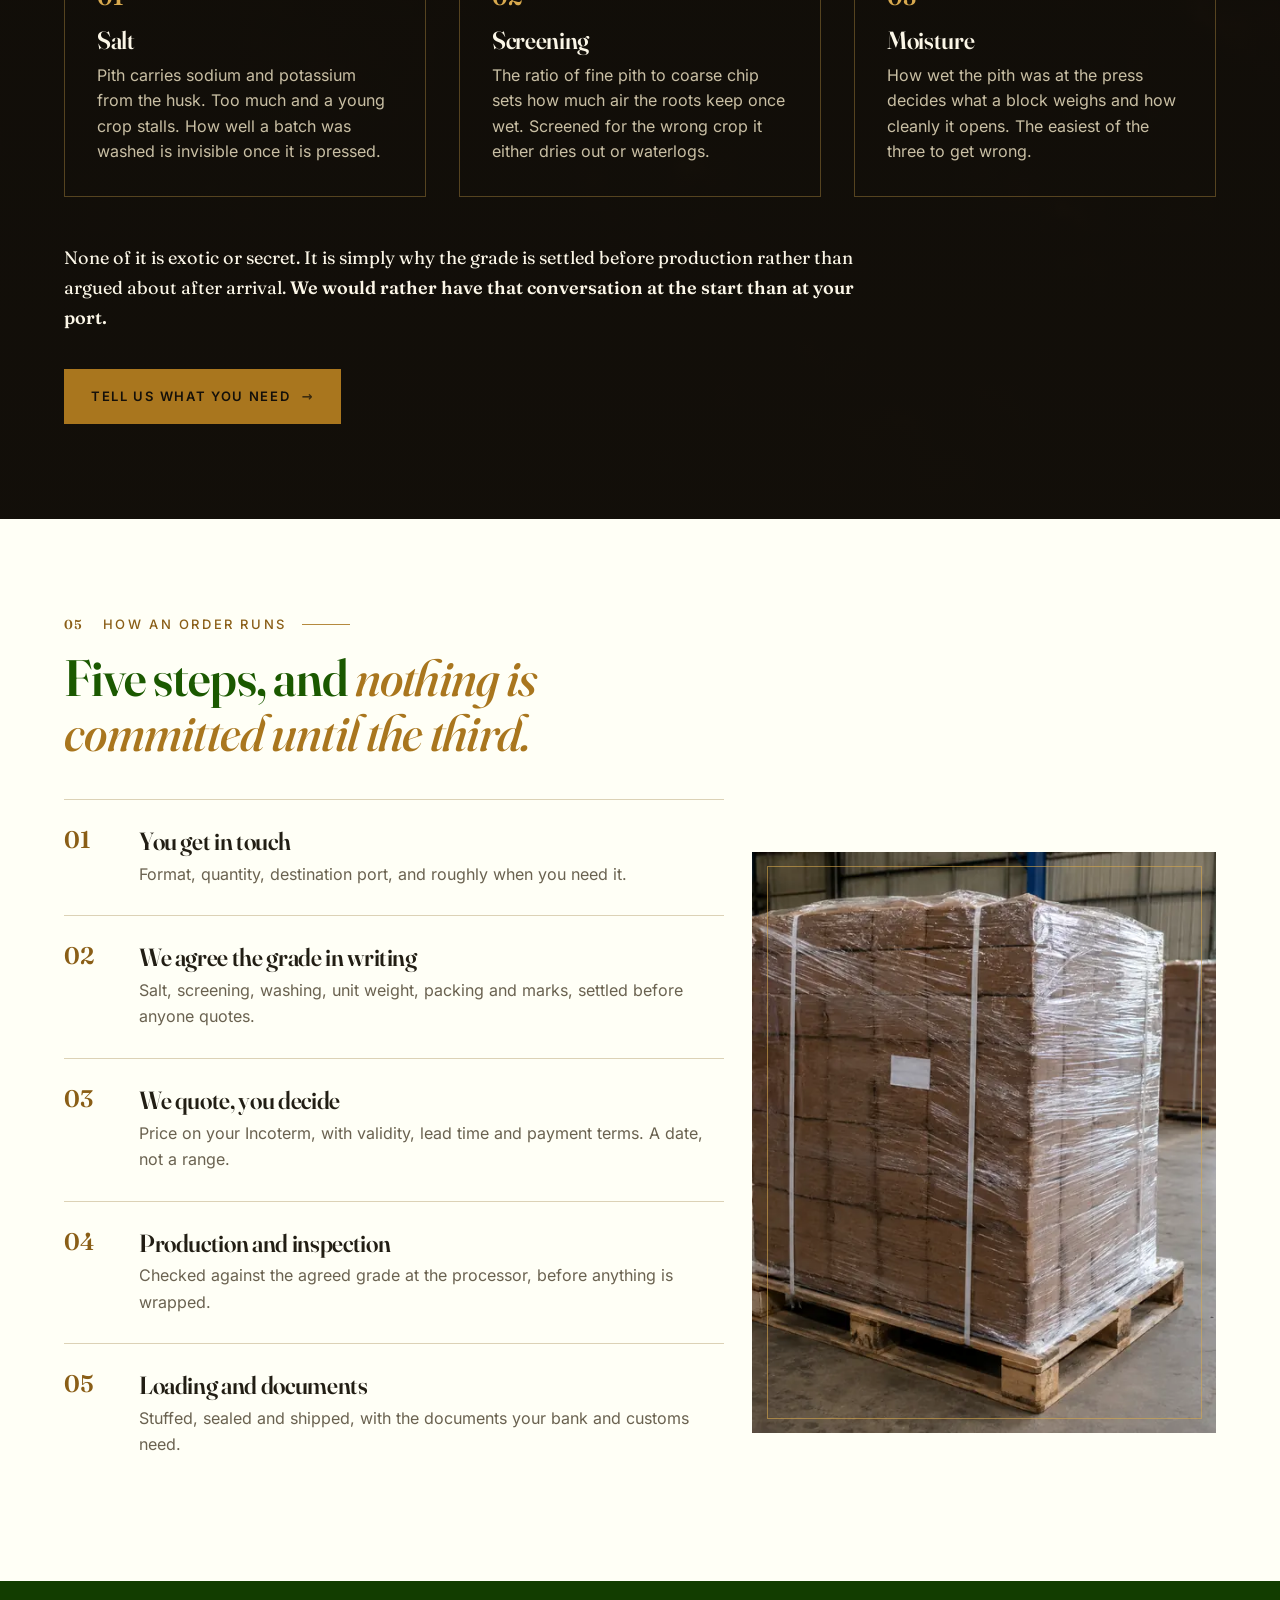
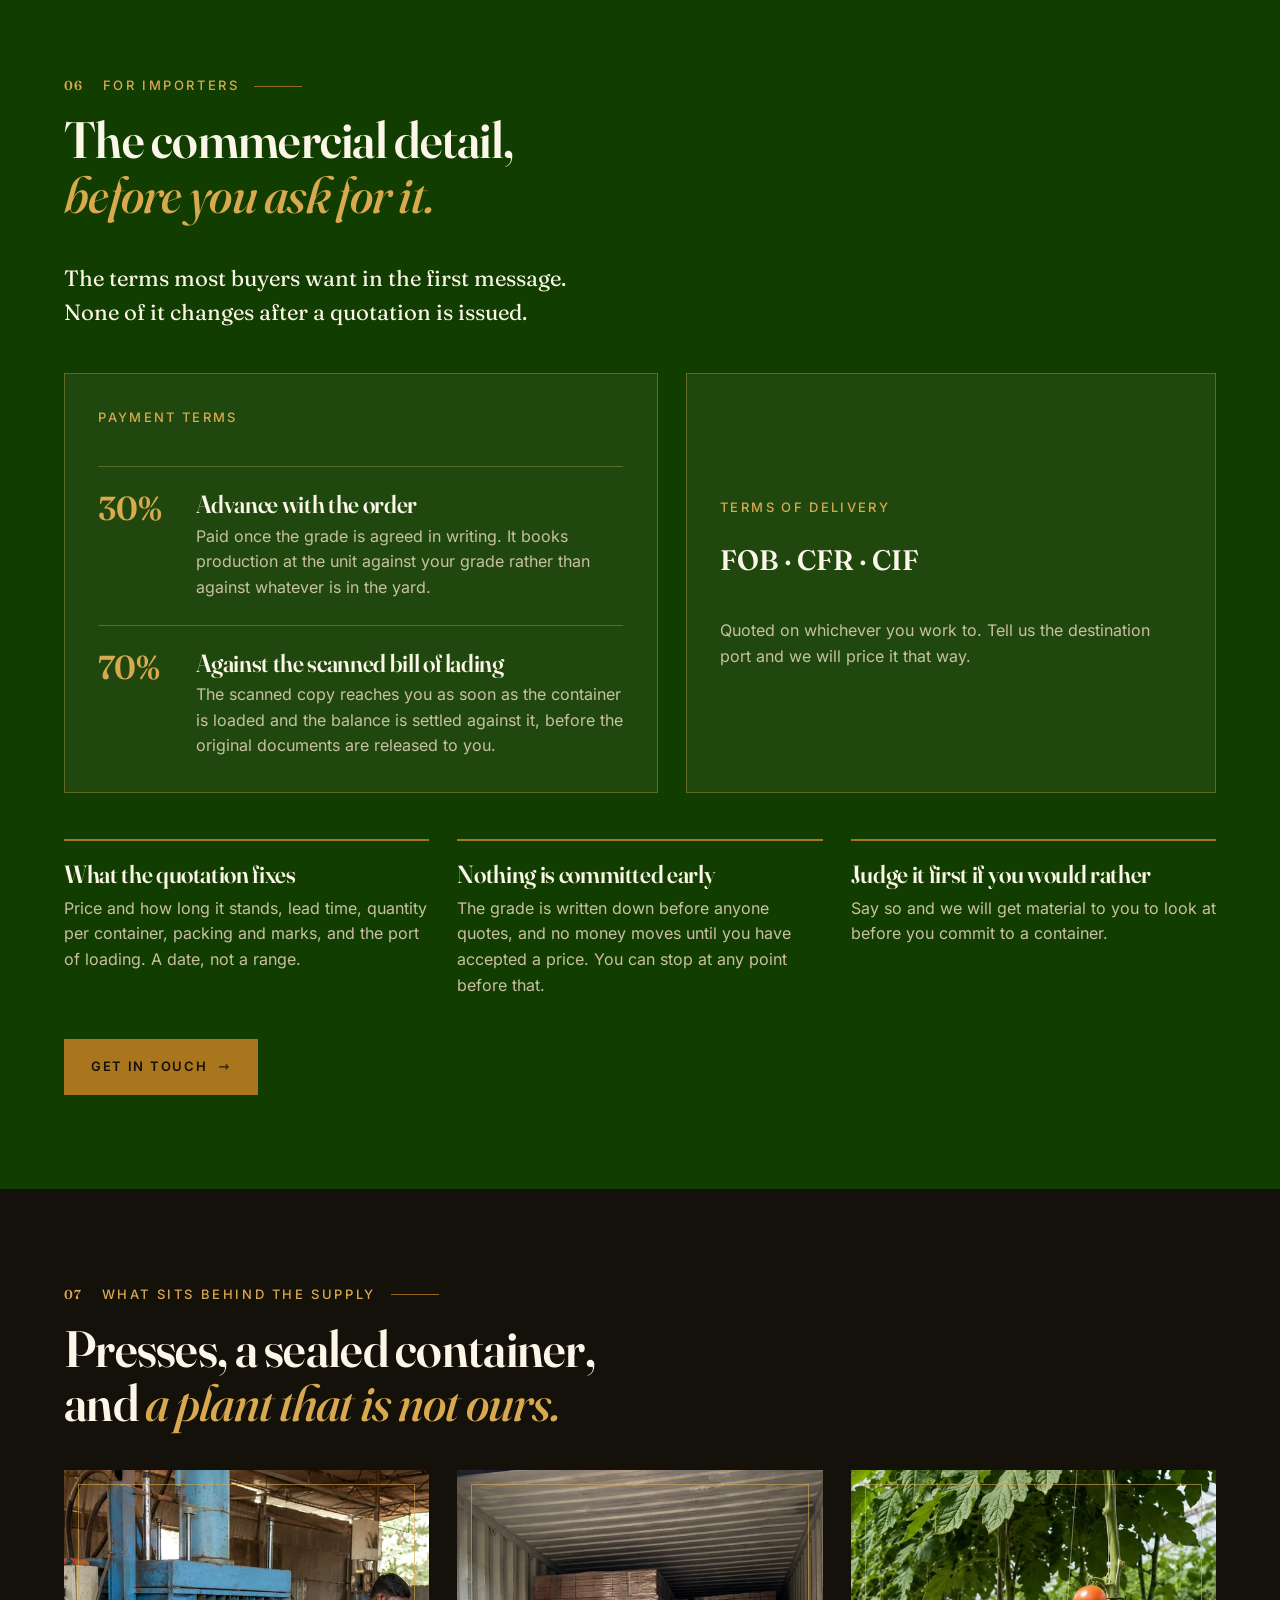
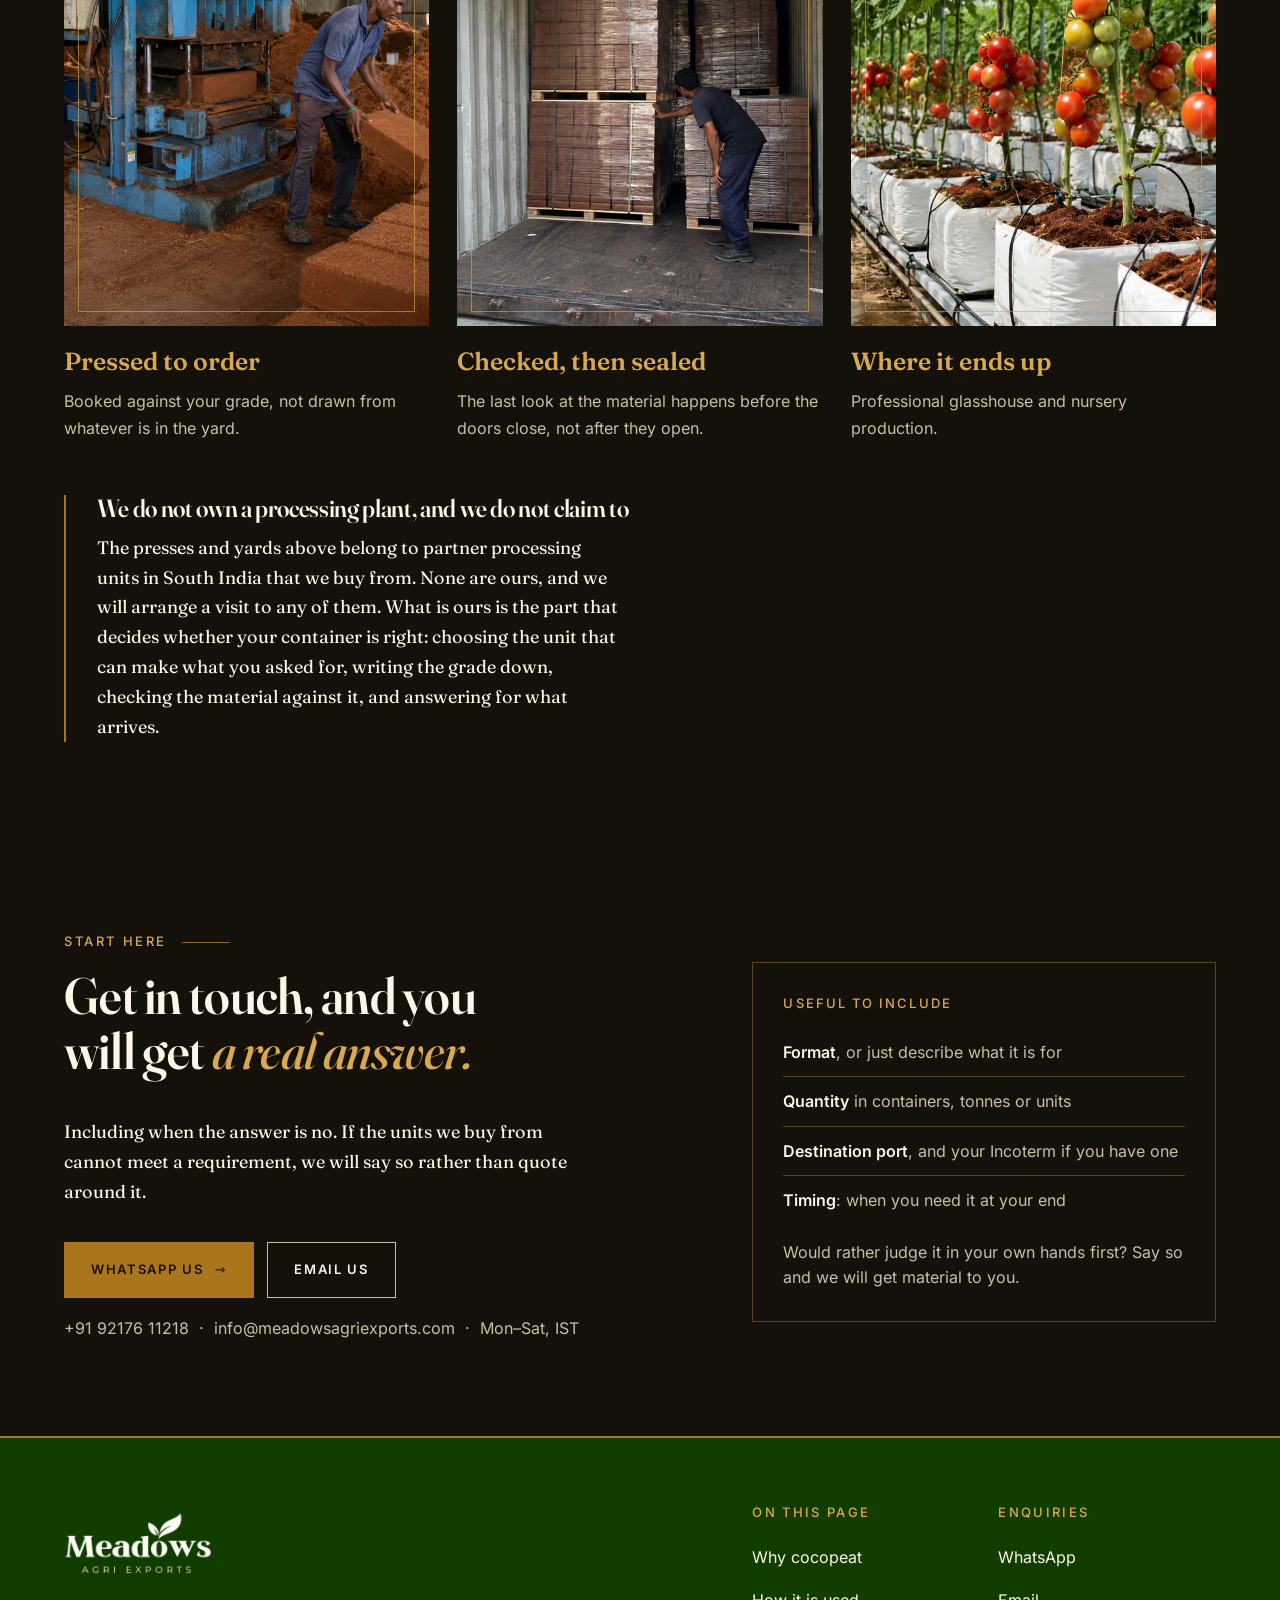
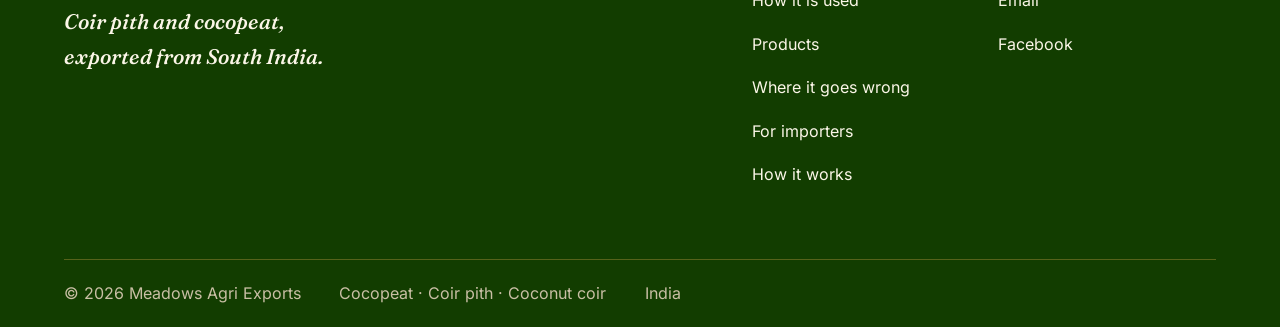
<file: origin.html>
<!DOCTYPE html>
<html lang="en">
<head>
<meta charset="utf-8">
<title>Meadows Agri Exports</title>
<link rel="canonical" href="https://meadowsagriexports.com/">
<meta name="robots" content="noindex,follow">
<meta http-equiv="refresh" content="0; url=/#uses">
<script>location.replace('/#uses');</script>
</head>
<body>
<p>This page has moved. <a href="/#uses">Continue to meadowsagriexports.com</a>.</p>
</body>
</html>
</file>
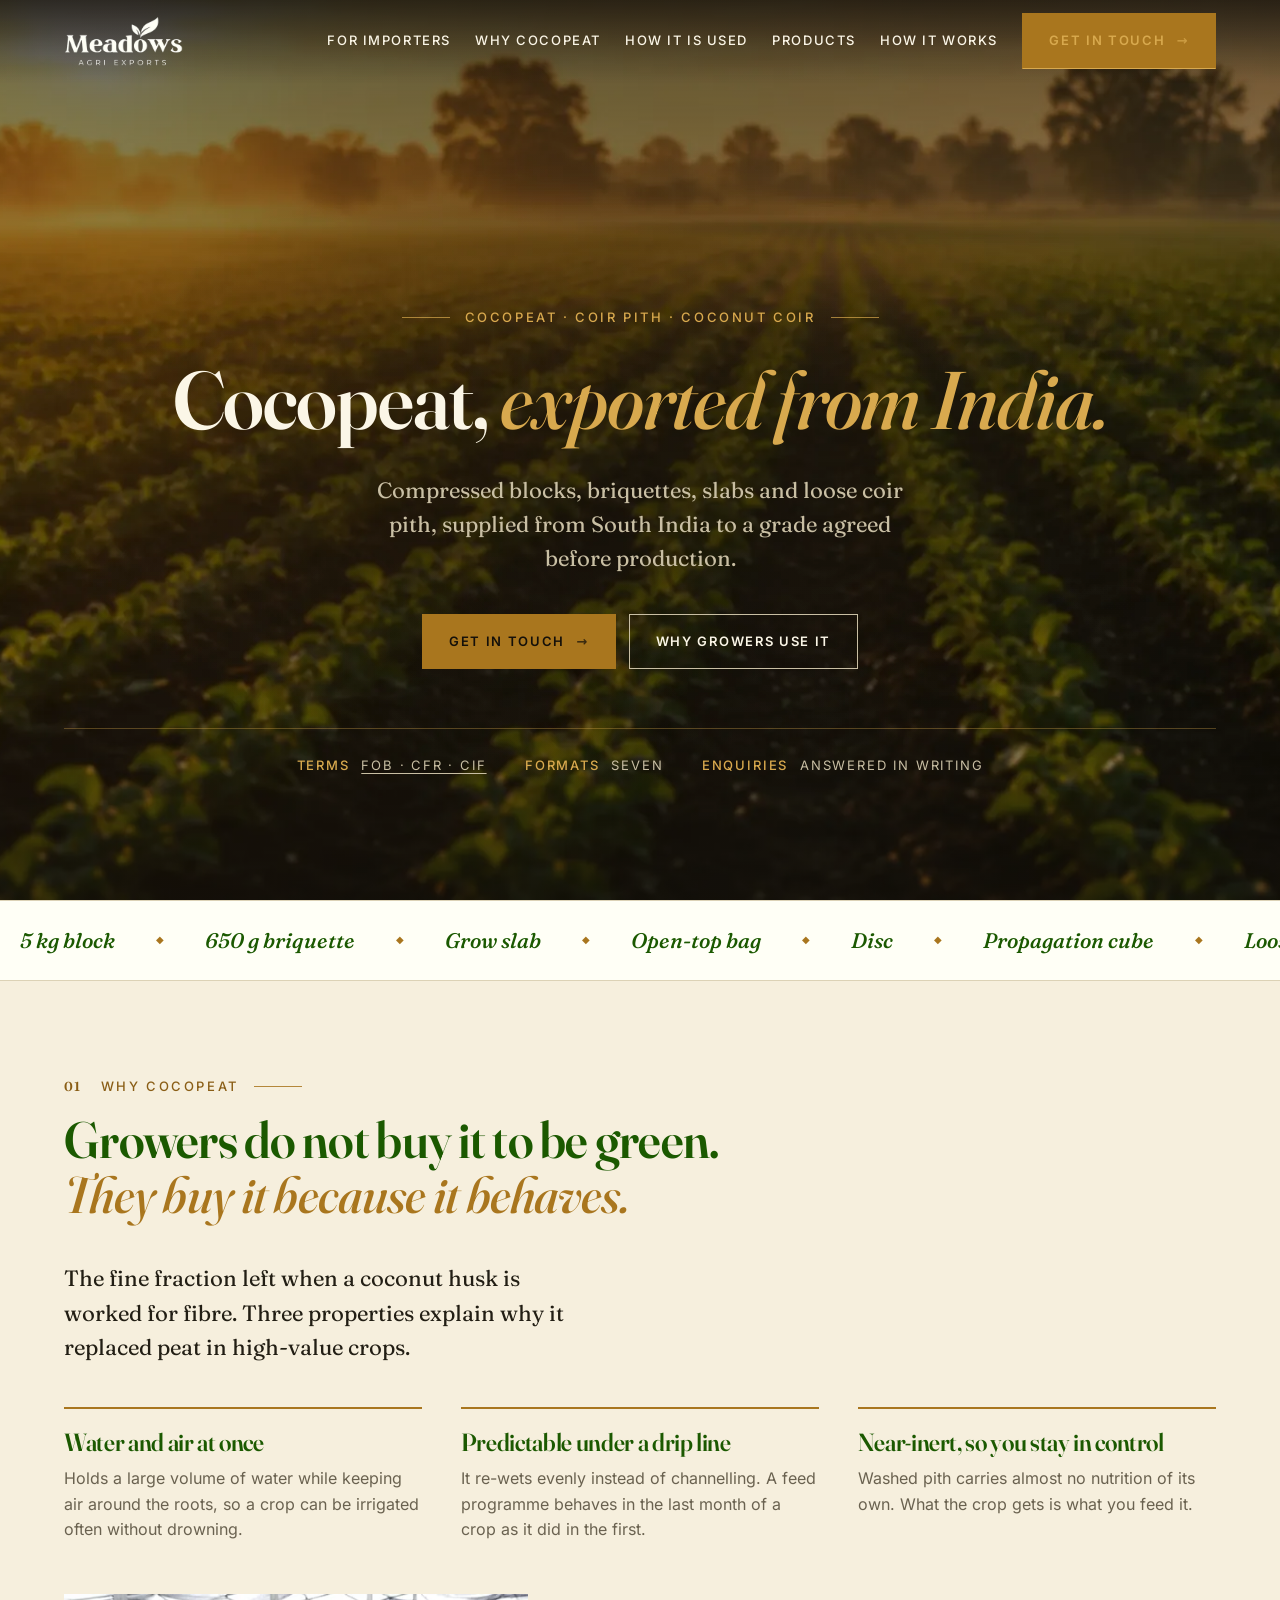
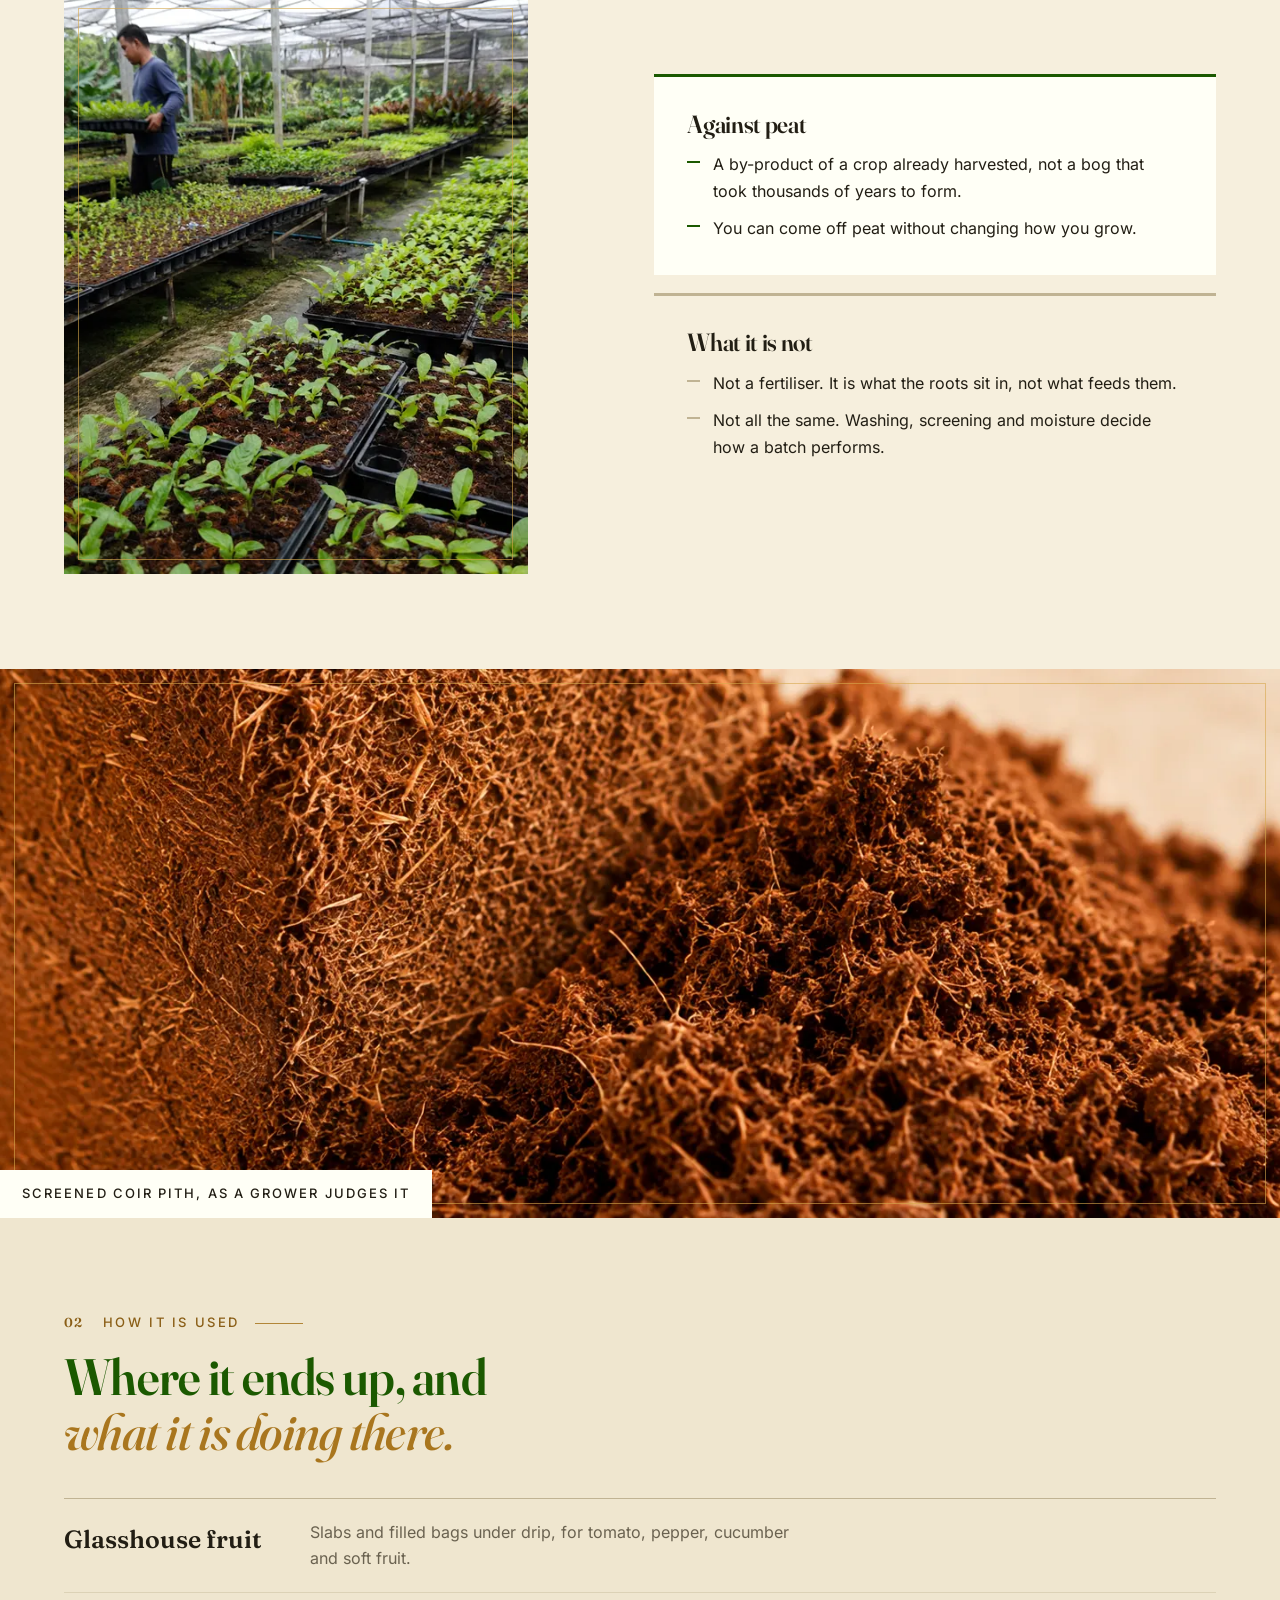
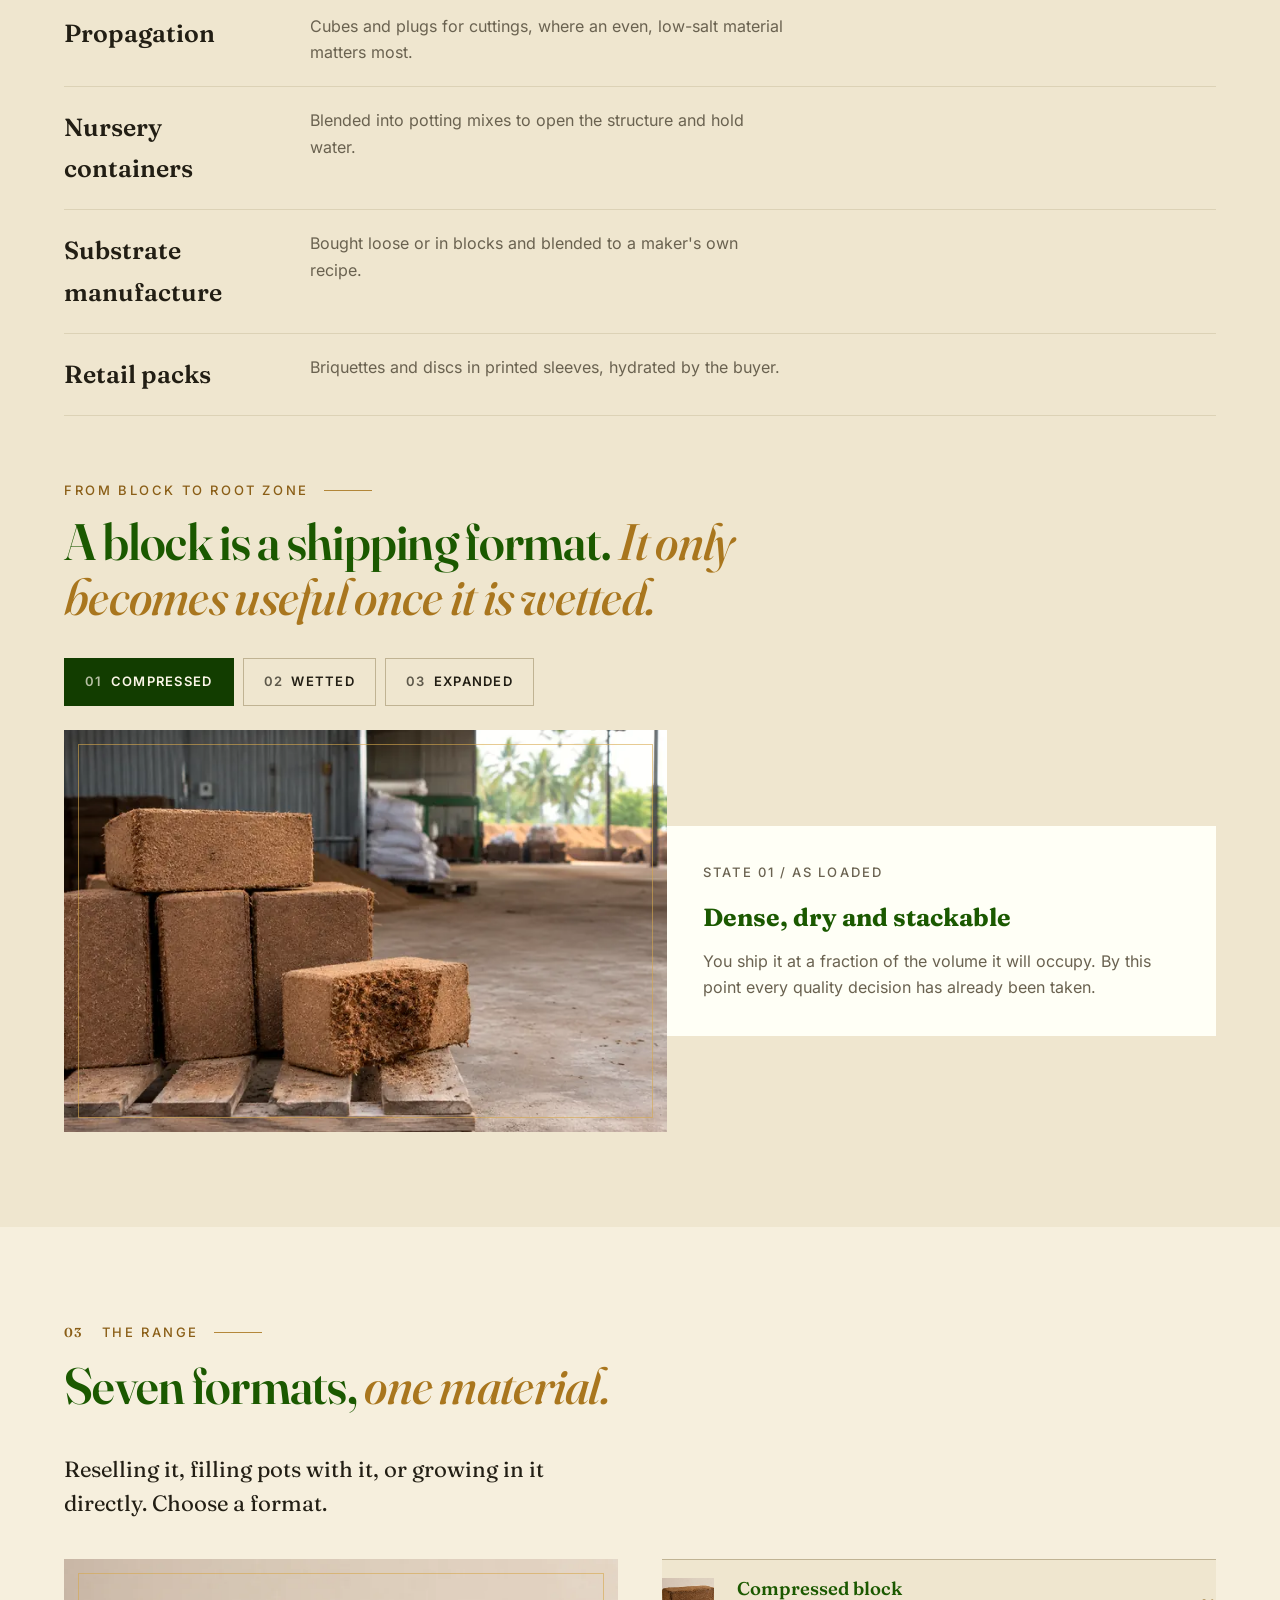
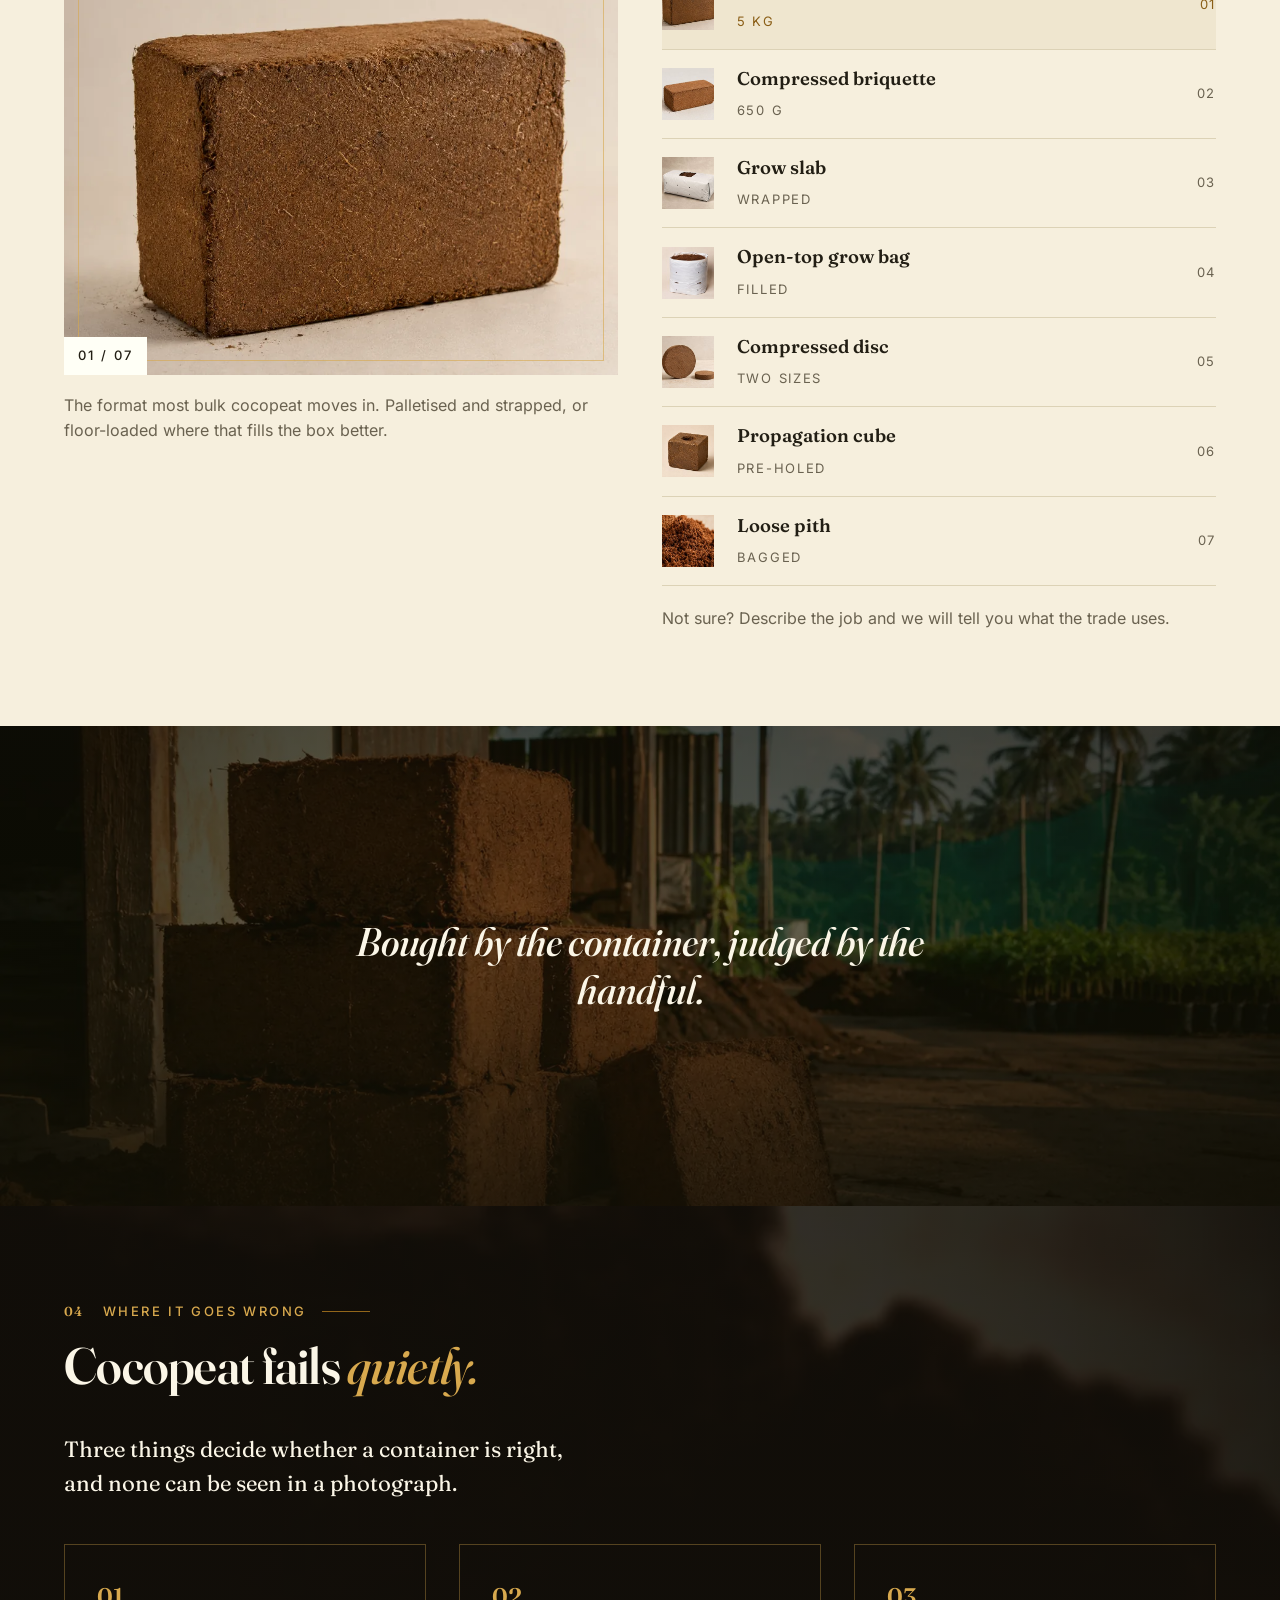
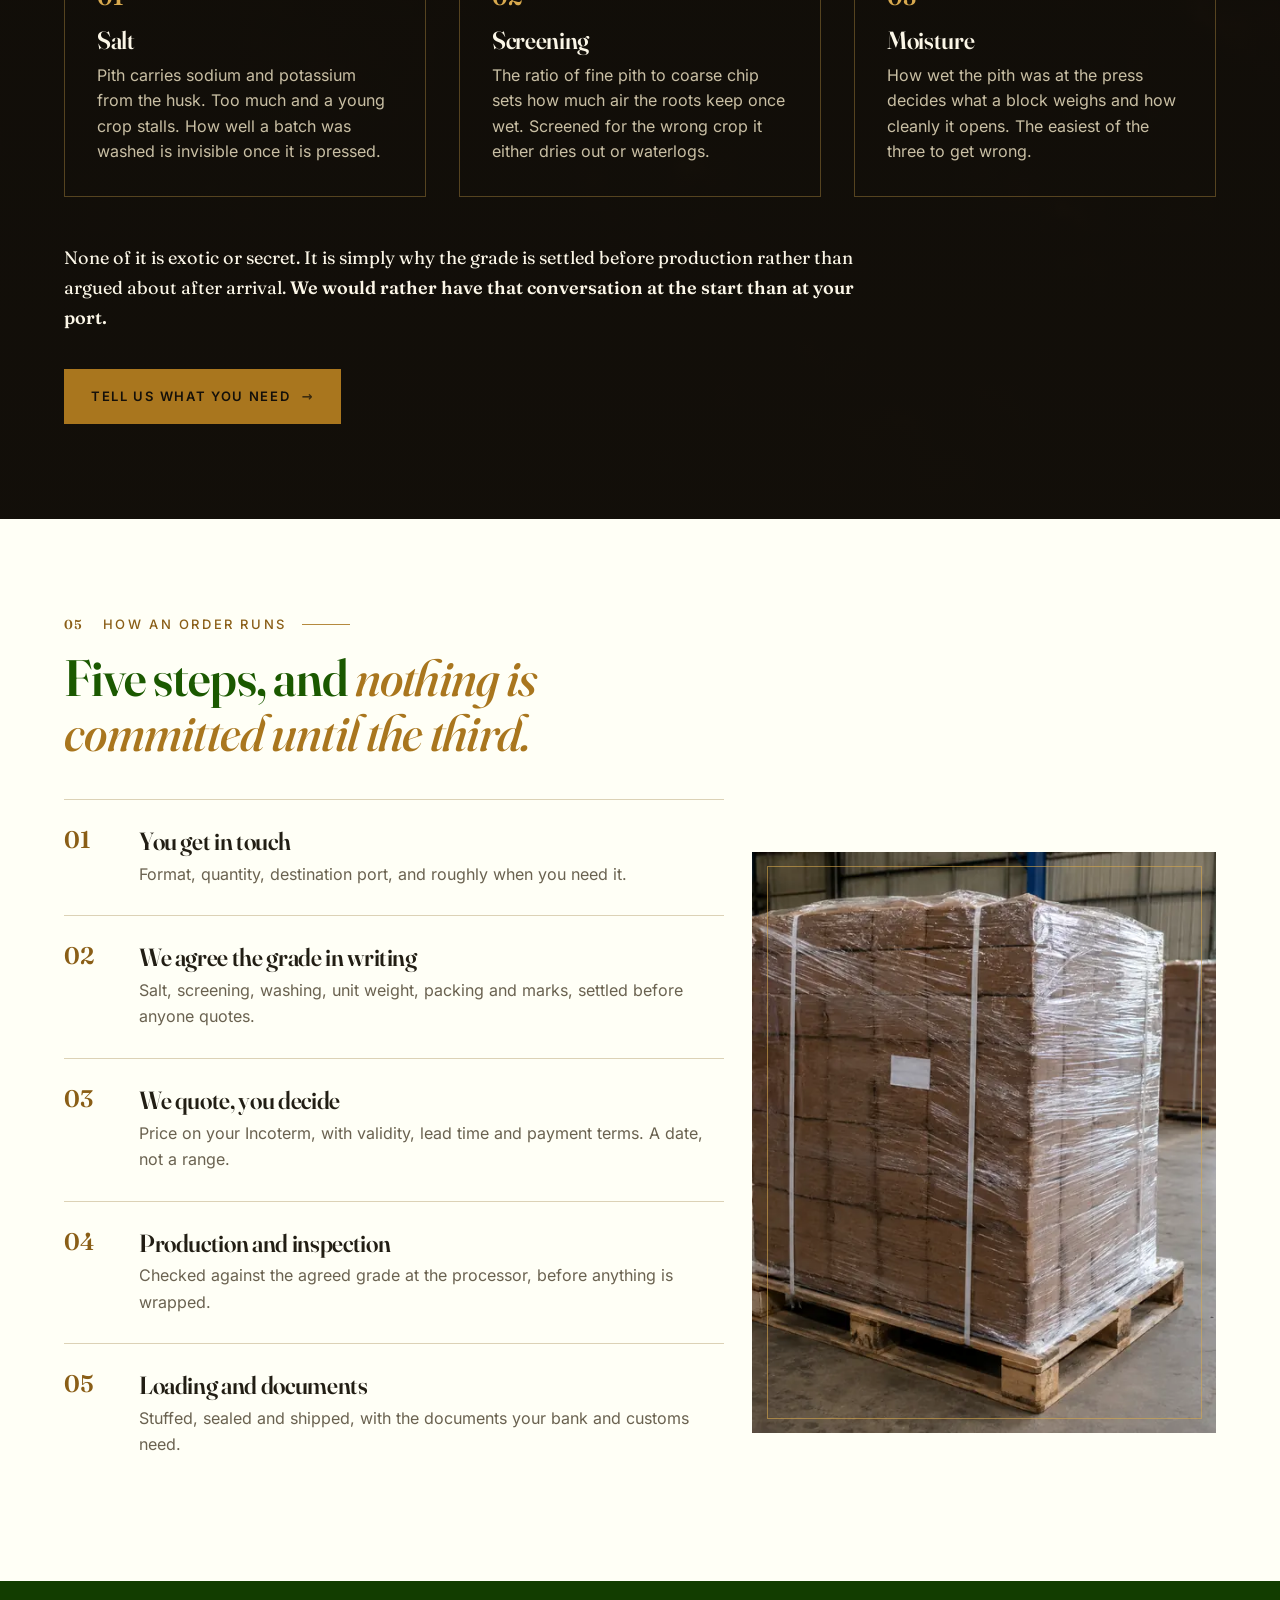
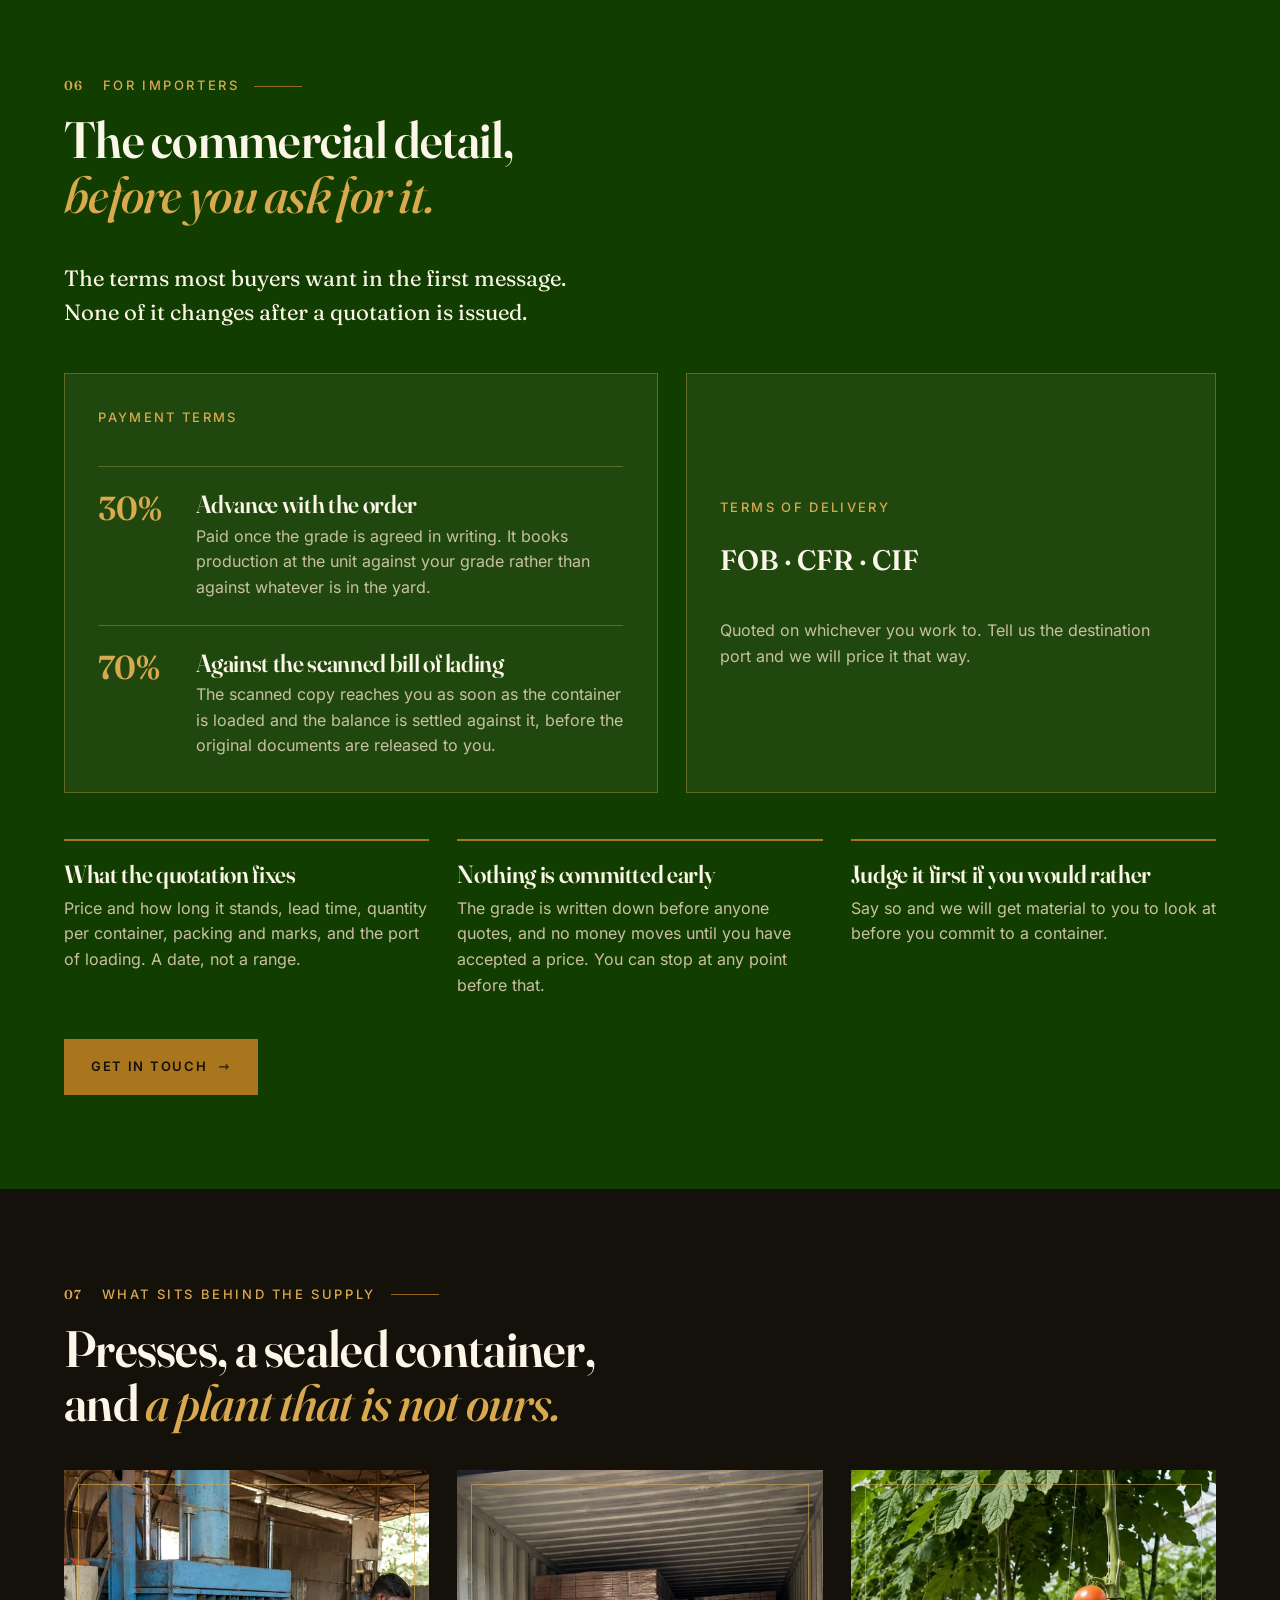
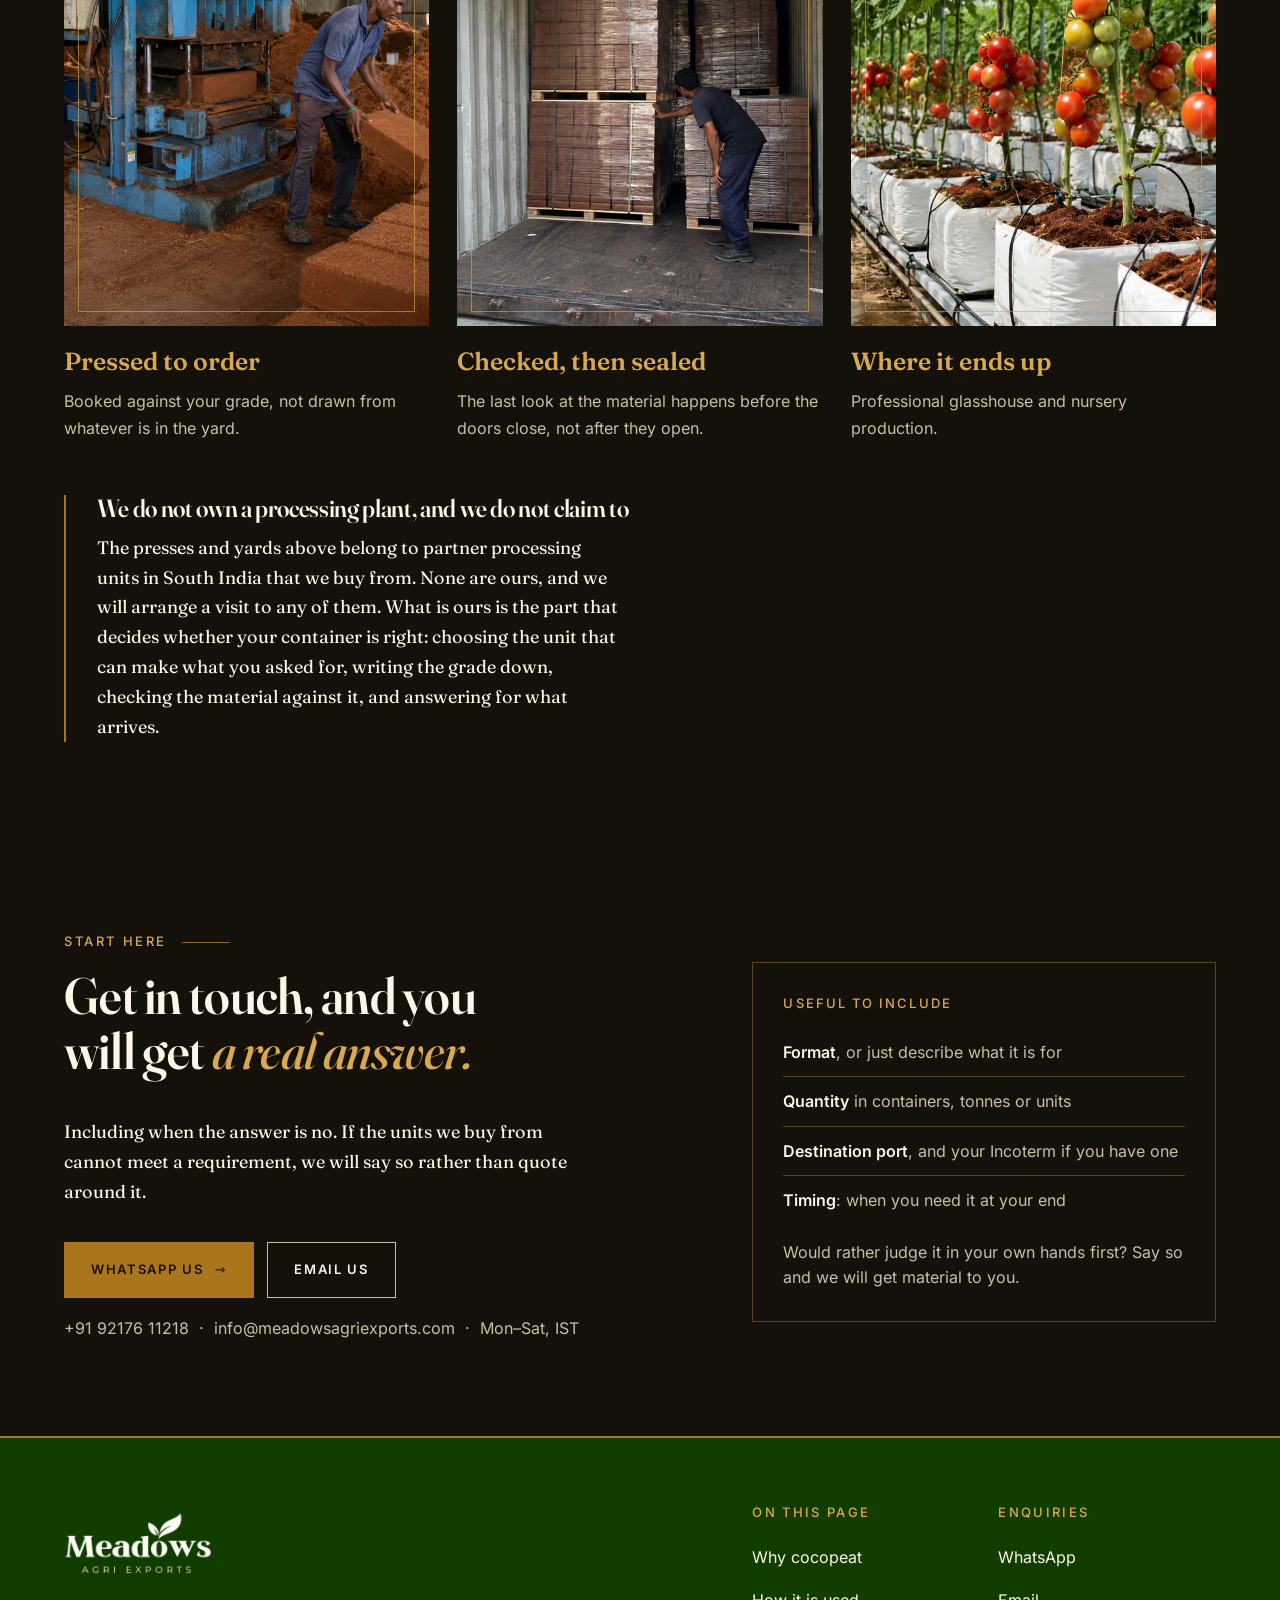
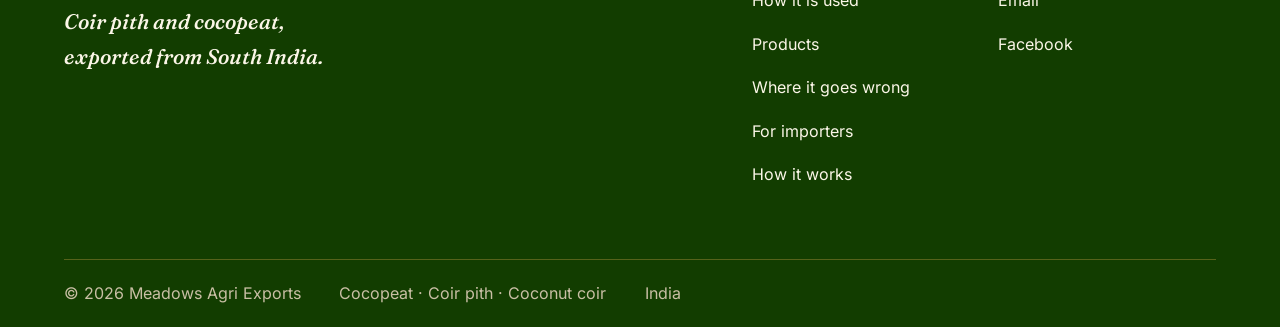
<file: supply.html>
<!DOCTYPE html>
<html lang="en">
<head>
<meta charset="utf-8">
<title>Meadows Agri Exports</title>
<link rel="canonical" href="https://meadowsagriexports.com/">
<meta name="robots" content="noindex,follow">
<meta http-equiv="refresh" content="0; url=/#how">
<script>location.replace('/#how');</script>
</head>
<body>
<p>This page has moved. <a href="/#how">Continue to meadowsagriexports.com</a>.</p>
</body>
</html>
</file>
<file: assets/css/site.css>
/* ==========================================================================
   MEADOWS AGRI EXPORTS. Single page.

   The hero background is a photograph, blurred and left vibrant: sunrise over
   crop rows. It is 17 KB at 1700px, because a heavily blurred image compresses
   to almost nothing. The scrim is BAKED INTO THE FILE as a soft centre band, so
   the corners keep their colour while the type still has a ground. A flat CSS
   overlay heavy enough for legibility would have killed the image, which is
   what went wrong the first two times.

   Layer order in the hero is set with explicit z-index. Do not remove it: an
   absolutely positioned ::before is painted BEFORE later children, so the
   photograph would cover the overlay.

   Rules this file enforces:
   1. GOLD NEVER CARRIES SMALL TEXT on paper. #A9761E is 3.4:1 there, so it is
      for rules, borders and type above 24px. Small gold text on light uses
      --gold-ink. On night, --gold-lit.
   2. NO SCROLL-DRIVEN STATE, and no reveal. Content is visible at first paint,
      always. The marquee is autonomous and pauses for reduced motion.
   3. 18px body floor. Nothing under 13px anywhere.
   4. Mobile is designed, not inherited: its own type scale, its own rhythm.
   ========================================================================== */

@import url("fonts.css");

/* --------------------------------------------------------------------------
   1. TOKENS
   -------------------------------------------------------------------------- */
:root {
  --paper:      #F6EFDD;
  --paper-2:    #EFE6CF;
  --cream:      #FFFFF6;
  --ink:        #221E14;   /* 14.3:1 on paper */
  --ink-soft:   #6A6250;   /* 5.2:1 on paper */
  --green:      #1B5900;   /* 7.2:1 on paper */
  --green-deep: #123D00;
  --gold:       #A9761E;   /* rules, borders, large type */
  --gold-ink:   #8A5E16;   /* small gold text on light: 4.9 / 4.6 / 5.7 */
  --gold-lit:   #D8A94E;   /* on night: 8.7:1 */

  --night:      #14100A;
  --on-night:   #FBF6E7;   /* 18.7:1 */
  --on-night-2: #C9BFA4;   /* 9.4:1 */

  --rule:       #DCD2B6;
  --rule-firm:  #C0B393;
  --rule-night: rgba(216, 169, 78, .34);

  --f-disp: 'Fraunces', Georgia, 'Times New Roman', serif;
  --f-text: 'Fraunces', Georgia, serif;
  --f-ui:   'Inter', system-ui, -apple-system, sans-serif;

  /* A deliberately steep hero curve: small screens need a big vw factor to
     avoid a timid headline, large ones need a hard cap to stay elegant. */
  --t-hero:  clamp(2.35rem, 8.8vw, 5.1rem);
  --t-h2:    clamp(1.75rem, 4.4vw, 3.2rem);
  --t-h3:    clamp(1.22rem, 2.4vw, 1.55rem);
  --t-quote: clamp(1.4rem, 4vw, 2.5rem);
  --t-lead:  clamp(1.12rem, 2.1vw, 1.38rem);
  --t-body:  1.125rem;
  --t-small: 1rem;
  --t-ui:    .8125rem;

  --edge: clamp(18px, 5vw, 86px);
  --max:  1280px;
  --gut:  clamp(18px, 2.2vw, 40px);
  --pad:  clamp(50px, 7.4vw, 152px);
  --measure: 33rem;
}

/* --------------------------------------------------------------------------
   2. BASE
   -------------------------------------------------------------------------- */
*, *::before, *::after { box-sizing: border-box; }

html {
  -webkit-text-size-adjust: 100%;
  scroll-behavior: smooth;
  scroll-padding-top: 84px;
}

body {
  margin: 0;
  background: var(--paper);
  color: var(--ink);
  font-family: var(--f-text);
  font-size: var(--t-body);
  line-height: 1.66;
  font-variation-settings: 'SOFT' 0, 'WONK' 0, 'opsz' 14;
  -webkit-font-smoothing: antialiased;
  overflow-x: hidden;
}

img { display: block; max-width: 100%; height: auto; }
figure { margin: 0; }
p { margin: 0 0 1.05em; }
p:last-child { margin-bottom: 0; }
ul, ol, dl, dd { margin: 0; padding: 0; }
li { list-style: none; }
a { color: inherit; text-decoration: none; }
button { font: inherit; color: inherit; }

h1, h2, h3 {
  margin: 0;
  font-family: var(--f-disp);
  font-weight: 600;
  line-height: 1.07;
  letter-spacing: -.014em;
  font-variation-settings: 'SOFT' 0, 'WONK' 1, 'opsz' 110;
  text-wrap: balance;
}
h1 em, h2 em, h3 em { font-style: italic; font-weight: 500; color: var(--gold); }

:focus-visible { outline: 3px solid var(--gold); outline-offset: 3px; }
::selection { background: var(--gold-lit); color: var(--ink); }

.skip {
  position: absolute; left: -9999px; z-index: 300;
  padding: 14px 20px; background: var(--green-deep); color: var(--on-night);
  font-family: var(--f-ui); font-size: var(--t-ui);
  letter-spacing: .1em; text-transform: uppercase;
}
.skip:focus { left: 14px; top: 14px; }

/* Visually hidden but read aloud. The importer terms show "30%" and "70%" as
   display numerals with aria-hidden, because a screen reader saying "thirty
   percent" then "advance with the order" as two separate fragments is worse
   than one sentence. This carries the spoken version. */
.vh {
  position: absolute; width: 1px; height: 1px;
  margin: -1px; padding: 0; overflow: hidden;
  clip-path: inset(50%); white-space: nowrap; border: 0;
}

/* --------------------------------------------------------------------------
   3. LAYOUT
   -------------------------------------------------------------------------- */
.wrap { width: min(100% - (var(--edge) * 2), var(--max)); margin-inline: auto; }
.grid { display: grid; grid-template-columns: repeat(12, minmax(0, 1fr)); gap: var(--gut); }
.sec { padding-block: var(--pad); }
.sec--s { padding-block: clamp(46px, 5.6vw, 100px); }

.band--paper2 { background: var(--paper-2); }
.band--cream  { background: var(--cream); }
.band--night  { background: var(--night); color: var(--on-night); }
.band--tex {
  background:
    linear-gradient(rgba(20, 16, 10, .82), rgba(20, 16, 10, .92)),
    url("../img/tex-fibre-1200.webp") center / cover no-repeat,
    var(--night);
}
.band--green  { background: var(--green-deep); color: var(--on-night); }

.c1-5 { grid-column: 1 / span 5; }
.c1-6 { grid-column: 1 / span 6; }
.c1-7 { grid-column: 1 / span 7; }
.c7-12 { grid-column: 7 / span 6; }
.c8-12 { grid-column: 8 / span 5; }

/* --------------------------------------------------------------------------
   4. TYPE COMPONENTS
   -------------------------------------------------------------------------- */
.eye {
  display: flex; align-items: center; gap: 15px;
  font-family: var(--f-ui); font-size: var(--t-ui); font-weight: 500;
  letter-spacing: .2em; text-transform: uppercase; color: var(--gold-ink);
}
.eye::after { content: ""; flex: 0 0 48px; height: 1px; background: var(--gold); opacity: .85; }
.eye--mid { justify-content: center; }
.eye--mid::before { content: ""; flex: 0 0 48px; height: 1px; background: var(--gold); opacity: .85; }

.open { margin-bottom: clamp(24px, 3vw, 48px); }
.open__n { font-family: var(--f-disp); font-weight: 600; font-variation-settings: 'opsz' 14; letter-spacing: .1em; color: var(--gold-ink); margin-right: 4px; }
.open__h { font-size: var(--t-h2); color: var(--green); max-width: 26ch; margin-top: 16px; }
.open--mid { text-align: center; }
.open--mid .open__h { margin-inline: auto; }

.lead { max-width: var(--measure); font-size: var(--t-lead); line-height: 1.55; }
.prose { max-width: var(--measure); }
.prose > * + * { margin-top: 1.05em; }
.prose strong { font-weight: 600; }
.note { max-width: 46rem; font-family: var(--f-ui); font-size: var(--t-small); line-height: 1.6; color: var(--ink-soft); }
.label { font-family: var(--f-ui); font-size: var(--t-ui); font-weight: 500; letter-spacing: .16em; text-transform: uppercase; color: var(--ink-soft); }

.quote {
  max-width: 28ch; margin-inline: auto;
  font-family: var(--f-disp); font-size: var(--t-quote); font-weight: 500; font-style: italic;
  line-height: 1.22; font-variation-settings: 'opsz' 90, 'WONK' 1; text-align: center;
}

/* Dark contexts, grouped. MUST stay after section 4: :where() adds no
   specificity, so if these sit above the base rules the base rules win and
   night bands go back to ink and green. That shipped once as a dark green
   heading on near-black. */
/* Dark contexts in one place, so nothing inherits ink onto night again. */
:where(.band--night, .band--green, .hero, .bleed__body, .foot) .eye { color: var(--gold-lit); }
:where(.band--night, .band--green, .hero, .bleed__body, .foot) .open__h { color: var(--on-night); }
:where(.band--night, .band--green, .hero, .bleed__body, .foot) .open__n { color: var(--gold-lit); }
:where(.band--night, .band--green, .hero, .bleed__body, .foot) .lead,
:where(.band--night, .band--green, .hero, .bleed__body, .foot) .prose { color: var(--on-night); }
:where(.band--night, .band--green, .hero, .bleed__body, .foot) .note { color: var(--on-night-2); }
:where(.band--night, .band--green, .hero, .bleed__body, .foot) :is(h1, h2, h3) em { color: var(--gold-lit); }
:where(.band--night, .band--green, .hero, .bleed__body, .foot) :focus-visible { outline-color: var(--gold-lit); }

/* --------------------------------------------------------------------------
   5. BUTTONS
   -------------------------------------------------------------------------- */
.btn {
  display: inline-flex; align-items: center; gap: 11px;
  padding: 16px 26px; border: 1px solid transparent;
  font-family: var(--f-ui); font-size: var(--t-ui); font-weight: 600;
  letter-spacing: .13em; text-transform: uppercase; cursor: pointer;
  transition: background .22s ease, color .22s ease, border-color .22s ease;
}
.btn__x { opacity: .75; }
.btn--gold { background: var(--gold); border-color: var(--gold); color: var(--night); }
.btn--gold:hover { background: var(--gold-lit); border-color: var(--gold-lit); }
.btn--ghost { border-color: var(--on-night-2); color: var(--on-night); }
.btn--ghost:hover { background: var(--on-night); color: var(--night); }
.btn--green { background: var(--green-deep); border-color: var(--green-deep); color: var(--on-night); }
.btn--green:hover { background: var(--green); border-color: var(--green); }
.btn--line { border-color: var(--ink); color: var(--ink); }
.btn--line:hover { background: var(--ink); color: var(--paper); }
.btns { display: flex; flex-wrap: wrap; gap: 13px; align-items: center; }
.btns--mid { justify-content: center; }

/* --------------------------------------------------------------------------
   6. THE ONE ORNAMENT: a gold hairline inset over a photograph
   -------------------------------------------------------------------------- */
.plate { position: relative; }
.plate img { width: 100%; }
.plate::after {
  content: ""; position: absolute; inset: clamp(9px, 1.1vw, 16px);
  border: 1px solid rgba(216, 169, 78, .6); pointer-events: none;
}
.plate__chip {
  position: absolute; left: 0; bottom: 0; z-index: 2;
  padding: 8px 14px; background: var(--cream); color: var(--ink);
  font-family: var(--f-ui); font-size: var(--t-ui); font-weight: 500; letter-spacing: .18em;
}

/* --------------------------------------------------------------------------
   7. NAV. Solid by default; transparent only over the hero, and even then it
   carries a scrim, so cream links can never sit on a light ground.
   -------------------------------------------------------------------------- */
/* LONGHANDS ONLY in both nav states, deliberately.
   The nav has a 1px bottom border. A gradient background is sized to the
   PADDING box and tiles by default, so the leftover 1px border strip paints the
   gradient's FIRST stop at full alpha: a hard dark line across the top of the
   hero that vanished on scroll, because the scrolled state is a flat colour
   with nothing to tile. background-origin and background-repeat fix it, but a
   `background:` shorthand in either state silently resets both, which is how
   this bug survived its first fix. Do not reintroduce the shorthand here.
   border-color is also kept out of the transition: transitioned, it paints gold
   on the first frame before fading out. */
.nav {
  position: fixed; inset: 0 0 auto; z-index: 200;
  background-color: color-mix(in srgb, var(--night) 94%, transparent);
  background-image: none;
  background-origin: border-box;
  background-repeat: no-repeat;
  -webkit-backdrop-filter: blur(12px); backdrop-filter: blur(12px);
  border-bottom: 1px solid var(--rule-night);
  transition: background-color .35s ease;
}
.nav--top {
  background-color: transparent;
  background-image: linear-gradient(to bottom, rgba(20, 16, 10, .66), rgba(20, 16, 10, .22) 60%, rgba(20, 16, 10, 0));
  background-origin: border-box;
  background-repeat: no-repeat;
  -webkit-backdrop-filter: none; backdrop-filter: none;
  border-bottom-color: transparent;
}
.nav__in {
  display: flex; align-items: center; gap: clamp(14px, 3vw, 46px);
  width: min(100% - (var(--edge) * 2), 1460px); margin-inline: auto;
  min-height: 68px;
}
.nav--top .nav__in { min-height: 82px; }
.wm { display: inline-flex; align-items: center; padding-block: 10px; }
.wm img { height: 42px; width: auto; transition: height .35s ease; }
.nav--top .wm img { height: 50px; }

.nav__links { display: flex; align-items: center; gap: clamp(13px, 1.9vw, 32px); margin-left: auto; }
.nav__links a:not(.btn) {
  padding-block: 13px; font-family: var(--f-ui); font-size: var(--t-ui); font-weight: 500;
  letter-spacing: .12em; text-transform: uppercase; color: var(--on-night);
  border-bottom: 1px solid transparent;
}
.nav__links a:not(.btn):hover { border-bottom-color: var(--gold-lit); }
.nav__links a[aria-current="true"] { color: var(--gold-lit); border-bottom-color: var(--gold-lit); }

.nav__burger {
  display: none; margin-left: auto; padding: 12px 0 12px 14px;
  background: none; border: 0; color: var(--on-night);
  font-family: var(--f-ui); font-size: var(--t-ui); font-weight: 600;
  letter-spacing: .13em; text-transform: uppercase; cursor: pointer;
}
.nav__panel {
  position: fixed; inset: 0; z-index: 199;
  display: flex; flex-direction: column; justify-content: center;
  padding: 96px var(--edge) 40px; background: var(--night);
  transform: translateY(-100%); visibility: hidden;
  transition: transform .44s cubic-bezier(.5, 0, .1, 1), visibility 0s .44s;
}
.nav__panel[data-open="true"] {
  transform: none; visibility: visible;
  transition: transform .44s cubic-bezier(.5, 0, .1, 1), visibility 0s 0s;
}
.nav__panel a:not(.btn) {
  padding: 15px 0; border-bottom: 1px solid var(--rule-night);
  font-family: var(--f-disp); font-size: 1.6rem; font-weight: 500; color: var(--on-night);
}
.nav__panel .btn { margin-top: 26px; align-self: start; }

/* --------------------------------------------------------------------------
   8. HERO. Typographic. No media.
   -------------------------------------------------------------------------- */
.hero {
  position: relative;
  display: grid;
  place-items: center;
  min-height: 100svh;
  padding: clamp(120px, 17vh, 190px) 0 clamp(56px, 8vh, 104px);
  background: var(--night);
  color: var(--on-night);
  overflow: hidden;
  text-align: center;
}
/* The pool of light, drawn rather than photographed. */
.hero__bg {
  position: absolute;
  inset: 0;
  z-index: 0;
  width: 100%;
  height: 100%;
  object-fit: cover;
  object-position: center 42%;
}
/* Light, because the file already carries its own centre scrim. Top keeps the
   nav readable, the soft radial gives the headline a ground, the bottom seats
   the facts row. */
.hero::before {
  content: "";
  position: absolute;
  inset: 0;
  z-index: 1;
  background:
    linear-gradient(to bottom, rgba(20, 16, 10, .58) 0%, rgba(20, 16, 10, .12) 24%, rgba(20, 16, 10, 0) 46%),
    radial-gradient(62% 46% at 50% 52%, rgba(20, 16, 10, .40), rgba(20, 16, 10, .12) 62%, transparent 78%),
    linear-gradient(to top, rgba(20, 16, 10, .66) 0%, rgba(20, 16, 10, .18) 22%, rgba(20, 16, 10, 0) 40%);
  pointer-events: none;
}
/* No frame and no plate behind the eyebrow. Both were removed: a solid patch
   over a photograph reads as a sticker, and a hairline box around a full-bleed
   image fights it. The eyebrow sits in the flow between two rules instead. */
.hero__in { position: relative; z-index: 2; }
.hero__eye {
  justify-content: center;
  margin-bottom: clamp(18px, 2.4vw, 28px);
  color: var(--gold-lit);
}
.hero__eye::before, .hero__eye::after { background: var(--gold-lit); opacity: .7; }
.hero__h {
  font-size: var(--t-hero);
  max-width: 20ch;
  margin-inline: auto;
  color: var(--on-night);
}
.hero__sub {
  max-width: 34rem;
  margin: clamp(20px, 2.4vw, 30px) auto 0;
  font-size: var(--t-lead);
  line-height: 1.54;
  color: var(--on-night-2);
}
.hero__btns { margin-top: clamp(26px, 3vw, 40px); }
.hero__facts {
  display: flex;
  flex-wrap: wrap;
  justify-content: center;
  gap: 8px clamp(18px, 3vw, 46px);
  margin-top: clamp(34px, 4.6vw, 66px);
  padding-top: clamp(18px, 2.2vw, 26px);
  border-top: 1px solid var(--rule-night);
  font-family: var(--f-ui);
  font-size: var(--t-ui);
  letter-spacing: .14em;
  text-transform: uppercase;
  color: var(--on-night-2);
}
.hero__facts b { color: var(--gold-lit); font-weight: 500; }

/* A visual break in a run of text. Image-forward, one caption, no headline. */
.strip { position: relative; }
.strip img { width: 100%; aspect-ratio: 21 / 9; object-fit: cover; }
.strip figcaption {
  position: absolute;
  left: 0;
  bottom: 0;
  z-index: 2;
  padding: 13px clamp(14px, 1.8vw, 22px);
  background: var(--cream);
  font-family: var(--f-ui);
  font-size: var(--t-ui);
  font-weight: 500;
  letter-spacing: .16em;
  text-transform: uppercase;
  color: var(--ink);
}

/* --------------------------------------------------------------------------
   9. MARQUEE. Autonomous, seamless, pausable. The old site's moving banner.
   The track holds the list twice and slides exactly half its width.
   -------------------------------------------------------------------------- */
.marq {
  overflow: hidden;
  background: var(--cream);
  border-block: 1px solid var(--rule);
}
.marq__track {
  display: flex;
  width: max-content;
  animation: marq 42s linear infinite;
}
.marq:hover .marq__track,
.marq:focus-within .marq__track { animation-play-state: paused; }
.marq ul {
  display: flex;
  align-items: center;
  justify-content: space-evenly;
  gap: clamp(22px, 3.2vw, 54px);
  padding: clamp(15px, 1.8vw, 22px) clamp(11px, 1.6vw, 27px);
  min-width: 100vw;          /* keeps the -50% loop seamless at any width */
}
.marq li {
  display: flex;
  align-items: center;
  gap: clamp(22px, 3.2vw, 54px);
  font-family: var(--f-disp);
  font-style: italic;
  font-size: clamp(1.05rem, 1.9vw, 1.32rem);
  font-weight: 500;
  color: var(--green);
  white-space: nowrap;
}
.marq li::after { content: "\25C6"; font-style: normal; font-size: .46em; color: var(--gold); }
@keyframes marq { to { transform: translateX(-50%); } }

/* --------------------------------------------------------------------------
   10. WHY. Education first: what it does, why it beats the alternative.
   -------------------------------------------------------------------------- */
.why { display: grid; grid-template-columns: repeat(3, minmax(0, 1fr)); gap: clamp(24px, 3vw, 46px); }
.why__i { padding-top: 20px; border-top: 2px solid var(--gold); }
.why__h { font-family: var(--f-disp); font-size: var(--t-h3); font-weight: 600; color: var(--green); }
.why__t { margin-top: 10px; font-family: var(--f-ui); font-size: var(--t-small); line-height: 1.6; color: var(--ink-soft); }

/* Uses: a plain ruled list, no boxes */
.uses { border-top: 1px solid var(--rule-firm); }
.uses__i {
  display: grid;
  grid-template-columns: 13rem 1fr;
  gap: 6px clamp(20px, 3vw, 48px);
  padding: clamp(14px, 1.6vw, 20px) 0;
  border-bottom: 1px solid var(--rule);
}
.uses__k { font-family: var(--f-disp); font-size: var(--t-h3); font-weight: 600; }
.uses__t { font-family: var(--f-ui); font-size: var(--t-small); color: var(--ink-soft); max-width: 48ch; }

/* Against the alternative: two columns, no table */
.vs { display: grid; grid-template-columns: repeat(2, minmax(0, 1fr)); gap: var(--gut); }
.vs--stack { grid-template-columns: 1fr; gap: 18px; }
.vs__c { padding: clamp(22px, 2.6vw, 34px); background: var(--cream); border-top: 3px solid var(--green); }
.vs__c--other { border-top-color: var(--rule-firm); background: transparent; }
.vs__h { font-size: var(--t-h3); margin-bottom: 14px; }
.vs__l > li { position: relative; padding-left: 26px; margin-top: 11px; font-family: var(--f-ui); font-size: var(--t-small); }
.vs__l > li::before { content: ""; position: absolute; left: 0; top: .6em; width: 13px; height: 2px; background: var(--green); }
.vs__c--other .vs__l > li::before { background: var(--rule-firm); }

/* --------------------------------------------------------------------------
   11. RISK. Three things that decide a container. No table, no promises.
   -------------------------------------------------------------------------- */
.risk { display: grid; grid-template-columns: repeat(3, minmax(0, 1fr)); gap: clamp(22px, 2.6vw, 40px); }
.risk__i { padding: clamp(22px, 2.5vw, 32px); border: 1px solid var(--rule-night); }
.risk__n { font-family: var(--f-disp); font-size: 1.5rem; font-weight: 600; color: var(--gold-lit); font-variation-settings: 'opsz' 60; }
.risk__h { font-size: var(--t-h3); margin: 10px 0 10px; color: var(--on-night); }
.risk__t { font-family: var(--f-ui); font-size: var(--t-small); line-height: 1.58; color: var(--on-night-2); }

/* --------------------------------------------------------------------------
   12. RANGE. A selector, not a spreadsheet.
   -------------------------------------------------------------------------- */
.range { display: grid; grid-template-columns: 1fr 1fr; gap: clamp(26px, 3.4vw, 58px); align-items: start; }
.range__b { align-self: center; }
.picks { border-top: 1px solid var(--rule-firm); }
.pick {
  display: grid; grid-template-columns: 52px 1fr auto; align-items: center;
  gap: clamp(13px, 1.8vw, 24px); width: 100%; padding: 14px 0;
  border: 0; border-bottom: 1px solid var(--rule); background: none;
  text-align: left; cursor: pointer;
  transition: padding-inline .22s ease, background .22s ease;
}
.pick:hover { background: var(--paper-2); padding-inline: 10px; }
.pick img { width: 100%; aspect-ratio: 1; object-fit: cover; }
.pick__n { font-family: var(--f-disp); font-size: 1.15rem; font-weight: 600; }
.pick__u { font-family: var(--f-ui); font-size: var(--t-ui); letter-spacing: .13em; text-transform: uppercase; color: var(--ink-soft); }
.pick[aria-selected="true"] { background: var(--paper-2); }
.pick[aria-selected="true"] .pick__n { color: var(--green); }
.pick[aria-selected="true"] .pick__u { color: var(--gold-ink); }

/* --------------------------------------------------------------------------
   13. STATES, chosen by the reader
   -------------------------------------------------------------------------- */
.tabs { display: flex; flex-wrap: wrap; gap: 9px; margin-bottom: 24px; }
.tab {
  padding: 12px 20px; background: none; border: 1px solid var(--rule-firm);
  font-family: var(--f-ui); font-size: var(--t-ui); font-weight: 600;
  letter-spacing: .1em; text-transform: uppercase; cursor: pointer;
  transition: background .18s ease, border-color .18s ease, color .18s ease;
}
.tab:hover { border-color: var(--green); }
.tab[aria-selected="true"] { background: var(--green-deep); border-color: var(--green-deep); color: var(--on-night); }
.tab__n { opacity: .7; margin-right: 8px; }
.panel__in { display: grid; grid-template-columns: 1.1fr 1fr; }
.panel__fig img { width: 100%; height: 100%; aspect-ratio: 3/2; object-fit: cover; }
.panel__b { padding: clamp(22px, 2.8vw, 42px); background: var(--cream); align-self: center; }
.panel__h { font-size: var(--t-h3); margin: 11px 0; color: var(--green); }
html.js .panel[hidden] { display: none; }

/* --------------------------------------------------------------------------
   14. STEPS
   -------------------------------------------------------------------------- */
.steps { display: grid; grid-template-columns: repeat(2, minmax(0, 1fr)); gap: 0 clamp(28px, 4vw, 68px); }
.steps--one { grid-template-columns: 1fr; }
.steps__i { display: grid; grid-template-columns: 3.4rem 1fr; gap: clamp(13px, 1.6vw, 24px); padding: clamp(18px, 2.2vw, 28px) 0; border-top: 1px solid var(--rule); }
.steps__n { font-family: var(--f-disp); font-size: 1.5rem; font-weight: 600; line-height: 1; color: var(--gold-ink); font-variation-settings: 'opsz' 60; }
.steps__h { font-size: var(--t-h3); margin-bottom: 6px; }
.steps__t { font-family: var(--f-ui); font-size: var(--t-small); color: var(--ink-soft); }

/* --------------------------------------------------------------------------
   15. PROOF
   -------------------------------------------------------------------------- */
.proof { display: grid; grid-template-columns: repeat(3, minmax(0, 1fr)); gap: var(--gut); }
.proof figcaption { margin-top: 15px; }
.proof__h { font-family: var(--f-disp); font-size: var(--t-h3); font-weight: 600; color: var(--gold-lit); }
.proof__t { margin-top: 6px; font-family: var(--f-ui); font-size: var(--t-small); color: var(--on-night-2); }
.proof__i img { aspect-ratio: 4/5; object-fit: cover; }
.candid { margin-top: clamp(36px, 4.2vw, 66px); padding-left: clamp(18px, 2.4vw, 32px); border-left: 2px solid var(--gold); }
.candid__h { font-size: var(--t-h3); margin-bottom: 11px; color: var(--on-night); }

/* --------------------------------------------------------------------------
   16. FULL-BLEED BAND
   -------------------------------------------------------------------------- */
.bleed { position: relative; min-height: min(56vh, 480px); display: flex; align-items: center; background: var(--night); overflow: hidden; }
.bleed__img { position: absolute; inset: 0; width: 100%; height: 100%; object-fit: cover; }
.bleed::after { content: ""; position: absolute; inset: 0; background: linear-gradient(to bottom, rgba(18, 14, 6, .56), rgba(18, 14, 6, .42) 45%, rgba(18, 14, 6, .70)); }
.bleed__body { position: relative; z-index: 1; width: 100%; padding-block: clamp(48px, 6vw, 84px); color: var(--on-night); }
.bleed .quote { color: var(--on-night); }

/* --------------------------------------------------------------------------
   17. CLOSE and FOOTER
   -------------------------------------------------------------------------- */
.ask { margin-top: clamp(20px, 2.4vw, 32px); padding: clamp(20px, 2.4vw, 30px); border: 1px solid var(--rule-night); }
.ask__l > li { padding: 11px 0; border-bottom: 1px solid var(--rule-night); font-family: var(--f-ui); font-size: var(--t-small); color: var(--on-night-2); }
.ask__l > li:last-child { border-bottom: 0; }
.ask__l b { color: var(--on-night); font-weight: 600; }

.foot { background: var(--green-deep); color: var(--on-night); border-top: 2px solid var(--gold); }
.foot__top { padding-block: clamp(42px, 5vw, 78px); }
.foot .wm img { height: 62px; }
.foot__h { font-family: var(--f-disp); font-size: 1.32rem; font-style: italic; font-weight: 500; max-width: 20ch; margin-top: 20px; color: var(--on-night); }
.foot__k { display: block; margin-bottom: 13px; font-family: var(--f-ui); font-size: var(--t-ui); font-weight: 500; letter-spacing: .18em; text-transform: uppercase; color: var(--gold-lit); }
.foot__nav { display: grid; gap: 3px; }
.foot__nav a { padding-block: 7px; font-family: var(--f-ui); font-size: var(--t-small); color: var(--on-night); }
.foot__nav a:hover { color: var(--gold-lit); }
.foot__bar { display: flex; flex-wrap: wrap; gap: 9px clamp(18px, 3vw, 42px); padding-block: 20px; border-top: 1px solid var(--rule-night); font-family: var(--f-ui); font-size: var(--t-small); color: var(--on-night-2); }
.foot__bar p { margin: 0; }
.foot__end { margin-left: auto; }

/* --------------------------------------------------------------------------
   18. MOTION. No reveal, no scroll-driven state. See the note in section 19
   of the previous build: hiding content behind a script broke the live site.
   -------------------------------------------------------------------------- */
/* --------------------------------------------------------------------------
   IMPORTER TERMS.

   This is the only green band on the page, and that is deliberate: a buyer
   hunting for payment terms finds it by scrolling past a colour he has seen
   nowhere else, rather than by reading six headings. The dark-context overrides
   above already cover `.band--green`, so the eyebrow, headings, lead and note
   all invert correctly and nothing is repeated here.

   The percentages are set in the display face at heading scale on purpose. They
   are the first thing asked in almost every enquiry, so they are the largest
   thing in the section after the heading itself.
   -------------------------------------------------------------------------- */
/* stretch, not start: with the documents card removed the side column held one
   short card against a tall payment panel, and the gap below it read as a
   missing element rather than as space. */
.terms { display: grid; grid-template-columns: 1.12fr 1fr; gap: var(--gut); align-items: stretch; }

.terms__main,
.terms__card {
  padding: clamp(22px, 2.6vw, 36px);
  display: flex; flex-direction: column;
  background: rgba(251, 246, 231, .06);
  border: 1px solid var(--rule-night);
}
.terms__side { display: grid; gap: var(--gut); }
.terms__card { justify-content: center; }

.terms__k {
  font-family: var(--f-ui); font-size: var(--t-ui); font-weight: 500;
  letter-spacing: .18em; text-transform: uppercase; color: var(--gold-lit);
}

.terms__row {
  display: grid; grid-template-columns: 4.8rem 1fr; gap: clamp(14px, 1.6vw, 22px);
  margin-top: clamp(18px, 2vw, 24px); padding-top: clamp(18px, 2vw, 24px);
  border-top: 1px solid var(--rule-night);
}
.terms__pc {
  font-family: var(--f-disp); font-weight: 600; font-size: clamp(1.6rem, 2.6vw, 2.2rem);
  line-height: 1; color: var(--gold-lit); font-variation-settings: 'opsz' 60;
}
.terms__h { font-size: var(--t-h3); color: var(--on-night); margin-bottom: 6px; }

.terms__v {
  margin-top: 12px;
  font-family: var(--f-disp); font-weight: 600; font-size: clamp(1.35rem, 2.2vw, 1.85rem);
  line-height: 1.15; color: var(--on-night); font-variation-settings: 'opsz' 60;
}

.terms__grid { display: grid; grid-template-columns: repeat(3, minmax(0, 1fr)); gap: var(--gut); }
.terms__i { padding-top: 20px; border-top: 2px solid var(--gold); }
.terms__i h3 { font-size: var(--t-h3); color: var(--on-night); margin-bottom: 8px; }

@media (prefers-reduced-motion: reduce) {
  html { scroll-behavior: auto; }
  .marq__track { animation: none; }
  .marq ul:last-child { display: none; }        /* one copy is enough when still */
  .marq { overflow: auto; }
  .nav, .nav__panel, .wm img, .tab, .pick, .btn { transition: none; }
}

/* --------------------------------------------------------------------------
   19. RESPONSIVE. Mobile is designed here, not left to inherit.
   -------------------------------------------------------------------------- */
@media (max-width: 1080px) {
  .terms { grid-template-columns: 1fr; }
  .terms__grid { grid-template-columns: 1fr 1fr; }
  .c1-5, .c1-6, .c1-7, .c7-12, .c8-12 { grid-column: 1 / span 12; }
  .why { grid-template-columns: 1fr 1fr; }
  .risk { grid-template-columns: 1fr; }
  .range { grid-template-columns: 1fr; }
  .panel__in { grid-template-columns: 1fr; }
  .steps { grid-template-columns: 1fr; }
  .proof { grid-template-columns: repeat(2, minmax(0, 1fr)); }
}

@media (max-width: 900px) {
  .nav__links { display: none; }
  .nav__burger { display: block; }
  .nav__in, .nav--top .nav__in { min-height: 64px; }
  html { scroll-padding-top: 72px; }
  .vs { grid-template-columns: 1fr; }
}

@media (max-width: 700px) {
  .terms__grid { grid-template-columns: 1fr; }
  .terms__row { grid-template-columns: 3.6rem 1fr; }
  /* the page was too long to scroll on a phone: tighten every rhythm */
  :root { --pad: 44px; --gut: 16px; }
  .open { margin-bottom: 20px; }
  .why { gap: 22px; }
  .uses__i { padding-block: 12px; }
  .steps__i { padding-block: 15px; }
  .risk__i { padding: 18px; }
  .vs__c { padding: 20px; }
  /* the hero's frame tightens and the tag needs room to breathe */
  .hero { padding-top: clamp(104px, 15vh, 140px); }
  .hero__h { max-width: 16ch; }
  /* Three pairs on two wrapped lines read as one run-on string. One per line. */
  .hero__facts { flex-direction: column; gap: 7px; }
  /* The flanking rules pushed "coir" onto a second line on its own */
  .hero__eye { font-size: .67rem; letter-spacing: .11em; }
  .hero__eye::before, .hero__eye::after { display: none; }
  .why { grid-template-columns: 1fr; }
  .proof { grid-template-columns: 1fr; }
  .uses__i { grid-template-columns: 1fr; gap: 4px; }
  .steps__i { grid-template-columns: 2.6rem 1fr; }
  .marq li { font-size: 1.02rem; }
  .strip img { aspect-ratio: 16 / 10; }

  /* A 4:5 photograph at full width is most of a phone screen on its own, and
     there are three of them down the page. Crop them shorter here. */
  #why .plate img,
  #how .plate img { aspect-ratio: 4 / 3; object-fit: cover; }

  /* Uses: two compact columns rather than five full-width rows */
  .uses { display: grid; grid-template-columns: 1fr 1fr; column-gap: 16px; border-top: 0; }
  .uses__i { padding-block: 13px; border-top: 1px solid var(--rule-firm); border-bottom: 0; }
  .uses__k { font-size: 1.04rem; }

  /* Formats: two columns, and the trailing index is redundant at this size */
  .picks { display: grid; grid-template-columns: 1fr 1fr; column-gap: 14px; border-top: 0; }
  .pick {
    grid-template-columns: 44px 1fr; gap: 11px; padding: 11px 0;
    border-top: 1px solid var(--rule-firm); border-bottom: 0;
  }
  .pick:hover { padding-inline: 0; }
  .pick__n { font-size: 1rem; }
  .pick > :last-child { display: none; }

  /* Proof: a swipeable rail. Stacked, these three portraits ran to three and a
     half screens between the section head and the candid note. */
  .proof {
    grid-template-columns: none; grid-auto-flow: column; grid-auto-columns: 74%;
    gap: 12px; overflow-x: auto; overscroll-behavior-x: contain;
    scroll-snap-type: x mandatory; scrollbar-width: none;
  }
  .proof::-webkit-scrollbar { display: none; }
  .proof:focus-visible { outline: 2px solid var(--gold-lit); outline-offset: 6px; }
  .proof__i { scroll-snap-align: start; }
  .proof__i img { aspect-ratio: 1 / 1; }
  .proof figcaption { margin-top: 11px; }
}

@media (max-width: 420px) {
  .btn { padding: 15px 20px; }
  .btns { gap: 10px; }
}
</file>
